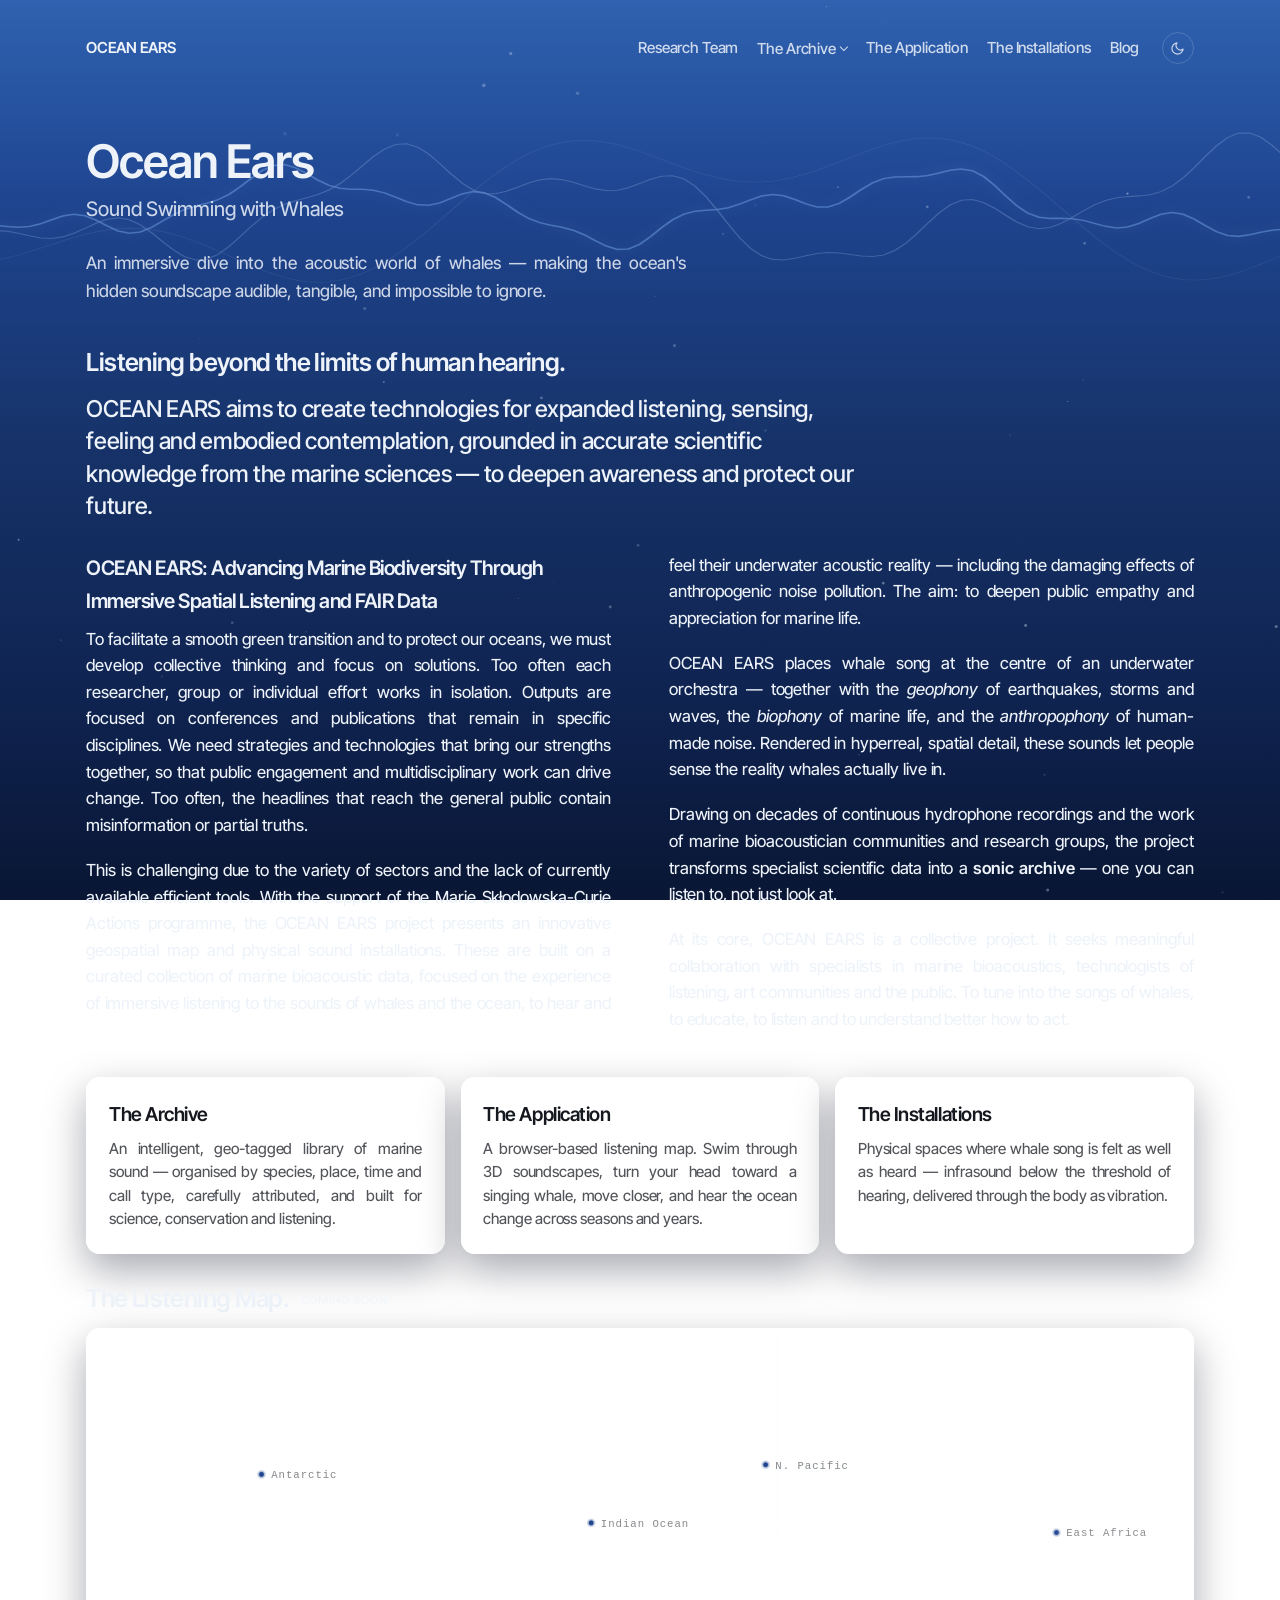
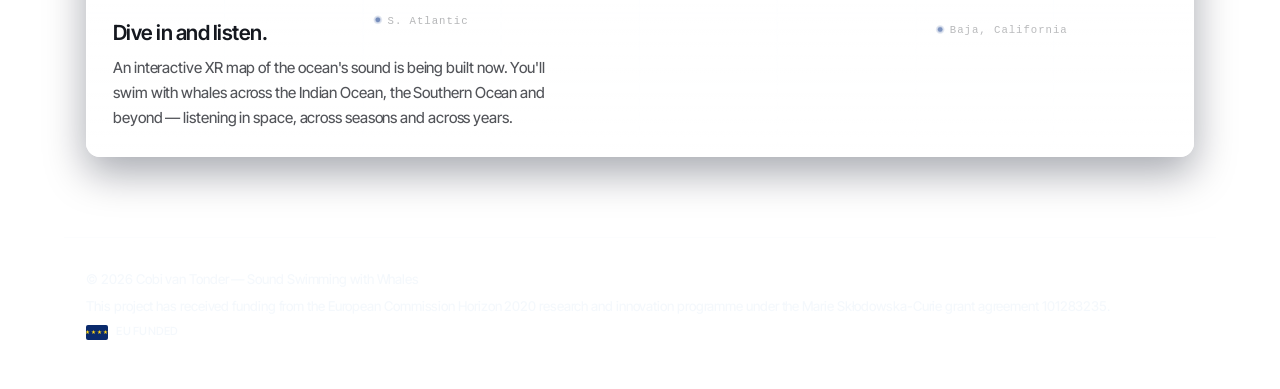
<file: index.html>
<!DOCTYPE html>
<html lang="en">
<head>
<meta charset="UTF-8" />
<script>(function(){try{if(localStorage.getItem("theme")==="ocean")document.documentElement.setAttribute("data-theme","ocean");}catch(e){}})();</script>


<meta name="viewport" content="width=device-width, initial-scale=1.0" />
<title>OCEAN EARS — Sound Swimming with Whales</title>
<meta name="description" content="OCEAN EARS is an immersive listening project that renders the underwater acoustic world of whales in hyperreal spatial detail — making the ocean's hidden soundscape audible, tangible, and impossible to ignore." />
<meta property="og:type" content="website">
<meta property="og:site_name" content="OCEAN EARS">
<meta property="og:title" content="OCEAN EARS — Sound Swimming with Whales">
<meta property="og:description" content="An immersive dive into the acoustic world of whales — making the ocean's hidden soundscape audible, tangible, and impossible to ignore.">
<meta property="og:url" content="https://oceanears.eu/">
<meta property="og:image" content="https://oceanears.eu/assets/share.jpg">
<meta property="og:image:width" content="1200">
<meta property="og:image:height" content="630">
<meta name="twitter:card" content="summary_large_image">
<link rel="preconnect" href="https://fonts.googleapis.com">
<link rel="preconnect" href="https://fonts.gstatic.com" crossorigin>
<link href="https://fonts.googleapis.com/css2?family=Inter+Tight:wght@400;450;500;600;700&display=swap" rel="stylesheet">
<link rel="stylesheet" href="assets/site.css">
</head>
<body class="water">

<canvas id="seafield"></canvas>

<div class="topbar">
  <a class="mark" href="./">OCEAN&nbsp;EARS</a>
  <nav>
    <a href="team/">Research Team</a>
    <div class="menu">
      <button class="menu-btn" type="button" aria-haspopup="true" aria-expanded="false">The Archive<span class="caret" aria-hidden="true"></span></button>
      <div class="sub" hidden>
        <a href="archive/">The Archive</a>
        <a href="archive/whales/">About whales</a>
      </div>
    </div>
    <a href="application/">The Application</a>
    <a href="installations/">The Installations</a>
    <a href="blog/">Blog</a>
    <button class="theme-toggle" type="button" aria-label="Switch between paper and ocean" aria-pressed="false"><svg class="sun" viewBox="0 0 24 24"><circle cx="12" cy="12" r="4"/><path d="M12 2v2M12 20v2M2 12h2M20 12h2M4.9 4.9l1.4 1.4M17.7 17.7l1.4 1.4M4.9 19.1l1.4-1.4M17.7 6.3l1.4-1.4"/></svg><svg class="moon" viewBox="0 0 24 24"><path d="M21 12.8A9 9 0 1 1 11.2 3a7 7 0 0 0 9.8 9.8z"/></svg></button>
  </nav>
</div>

<!-- ============ HERO ============ -->
<header class="hero glass">
  <div class="wavewrap" id="wavewrap" aria-hidden="true">
    <svg viewBox="0 0 1200 340" preserveAspectRatio="none">
      <path class="sng" id="w1" stroke="rgba(142,193,255,.85)" stroke-width="2"
            style="filter:drop-shadow(0 0 8px rgba(142,193,255,.7))"/>
      <path class="sng" id="w2" stroke="rgba(185,216,255,.5)"  stroke-width="1.4"/>
      <path class="sng" id="w3" stroke="rgba(165,190,227,.28)" stroke-width="1"/>
    </svg>
  </div>

  <div class="caustics"></div>

  <div class="wrap hero-inner">
    <h1 class="title">Ocean Ears</h1>
    <div class="subtitle">Sound Swimming with Whales</div>
    <p class="lede">An immersive dive into the acoustic world of whales — making the ocean's hidden soundscape audible, tangible, and impossible to ignore.</p>
  </div>
</header>

<!-- ============ INTRO ============ -->
<section class="block">
  <div class="wrap reveal">
    <div class="glass title">
    <h2>Listening beyond the limits of human hearing.</h2>
    </div>
    <div class="prose">
      <p class="statement">OCEAN EARS aims to create technologies for expanded listening, sensing, feeling and embodied contemplation, grounded in accurate scientific knowledge from the marine sciences &mdash; to deepen awareness and protect our future.</p>
      <h3>OCEAN EARS: Advancing Marine Biodiversity Through Immersive Spatial Listening and FAIR Data</h3>
      <p>To facilitate a smooth green transition and to protect our oceans, we must develop collective thinking and focus on solutions. Too often each researcher, group or individual effort works in isolation. Outputs are focused on conferences and publications that remain in specific disciplines. We need strategies and technologies that bring our strengths together, so that public engagement and multidisciplinary work can drive change. Too often, the headlines that reach the general public contain misinformation or partial truths.</p>
      <p>This is challenging due to the variety of sectors and the lack of currently available efficient tools. With the support of the Marie Sk&#322;odowska-Curie Actions programme, the OCEAN EARS project presents an innovative geospatial map and physical sound installations. These are built on a curated collection of marine bioacoustic data, focused on the experience of immersive listening to the sounds of whales and the ocean, to hear and feel their underwater acoustic reality &mdash; including the damaging effects of anthropogenic noise pollution. The aim: to deepen public empathy and appreciation for marine life.</p>
      <p>OCEAN EARS places whale song at the centre of an underwater orchestra — together with the <em>geophony</em> of earthquakes, storms and waves, the <em>biophony</em> of marine life, and the <em>anthropophony</em> of human-made noise. Rendered in hyperreal, spatial detail, these sounds let people sense the reality whales actually live in.</p>
      <p>Drawing on decades of continuous hydrophone recordings and the work of marine bioacoustician communities and research groups, the project transforms specialist scientific data into a <strong>sonic archive</strong> — one you can listen to, not just look at.</p>
      <p>At its core, OCEAN EARS is a collective project. It seeks meaningful collaboration with specialists in marine bioacoustics, technologists of listening, art communities and the public. To tune into the songs of whales, to educate, to listen and to understand better how to act.</p>
    </div>
  </div>
</section>

<!-- ============ THE THREE FACETS ============ -->
<section class="block">
  <div class="wrap reveal">
    <div class="facets">
      <a class="facet glass" href="archive/">
        <h3>The Archive</h3>
        <p>An intelligent, geo-tagged library of marine sound &mdash; organised by species, place, time and call type, carefully attributed, and built for science, conservation and listening.</p>
      </a>
      <a class="facet glass" href="application/">
        <h3>The Application</h3>
        <p>A browser-based listening map. Swim through 3D soundscapes, turn your head toward a singing whale, move closer, and hear the ocean change across seasons and years.</p>
      </a>
      <a class="facet glass" href="installations/">
        <h3>The Installations</h3>
        <p>Physical spaces where whale song is felt as well as heard &mdash; infrasound below the threshold of hearing, delivered through the body as vibration.</p>
      </a>
    </div>
  </div>
</section>

<!-- ============ LISTENING MAP TEASER ============ -->
<section class="map-block">
  <div class="wrap reveal">
    <div class="glass title">
    <h2>The Listening Map. <span class="soon-inline">coming soon</span></h2>
    </div>
    <div class="map-card">
      <svg class="grid-svg" viewBox="0 0 1140 440" preserveAspectRatio="xMidYMid slice" aria-hidden="true">
        <defs>
          <radialGradient id="ping" cx="50%" cy="50%" r="50%">
            <stop offset="0%" style="stop-color:var(--glow-2)" stop-opacity=".9"/>
            <stop offset="100%" style="stop-color:var(--glow-2)" stop-opacity="0"/>
          </radialGradient>
        </defs>
        <g stroke="var(--grid-line)" stroke-width="1">
          <line x1="0" y1="73" x2="1140" y2="73"/><line x1="0" y1="146" x2="1140" y2="146"/>
          <line x1="0" y1="220" x2="1140" y2="220"/><line x1="0" y1="293" x2="1140" y2="293"/>
          <line x1="0" y1="366" x2="1140" y2="366"/>
          <line x1="142" y1="0" x2="142" y2="440"/><line x1="285" y1="0" x2="285" y2="440"/>
          <line x1="427" y1="0" x2="427" y2="440"/><line x1="570" y1="0" x2="570" y2="440"/>
          <line x1="712" y1="0" x2="712" y2="440"/><line x1="855" y1="0" x2="855" y2="440"/>
          <line x1="997" y1="0" x2="997" y2="440"/>
        </g>
        <g id="stations"></g>
      </svg>
      <div class="map-overlay">
        <h3>Dive in and listen.</h3>
        <p>An interactive XR map of the ocean's sound is being built now. You'll swim with whales across the Indian Ocean, the Southern Ocean and beyond — listening in space, across seasons and across years.</p>
      </div>
    </div>
  </div>
</section>


<!-- ============ FOOTER ============ -->
<footer>
  <div class="copyright">&copy; 2026 Cobi van Tonder &mdash; Sound Swimming with Whales</div>
  <div class="funding">This project has received funding from the European Commission Horizon 2020 research and innovation programme under the Marie Sk&#322;odowska-Curie grant agreement 101283235.</div>
  <div class="footflag"><span class="eu"></span> EU&nbsp;FUNDED</div>
</footer>

<script src="assets/site.js"></script>
<script src="assets/hero.js"></script>
</body>
</html>
</file>
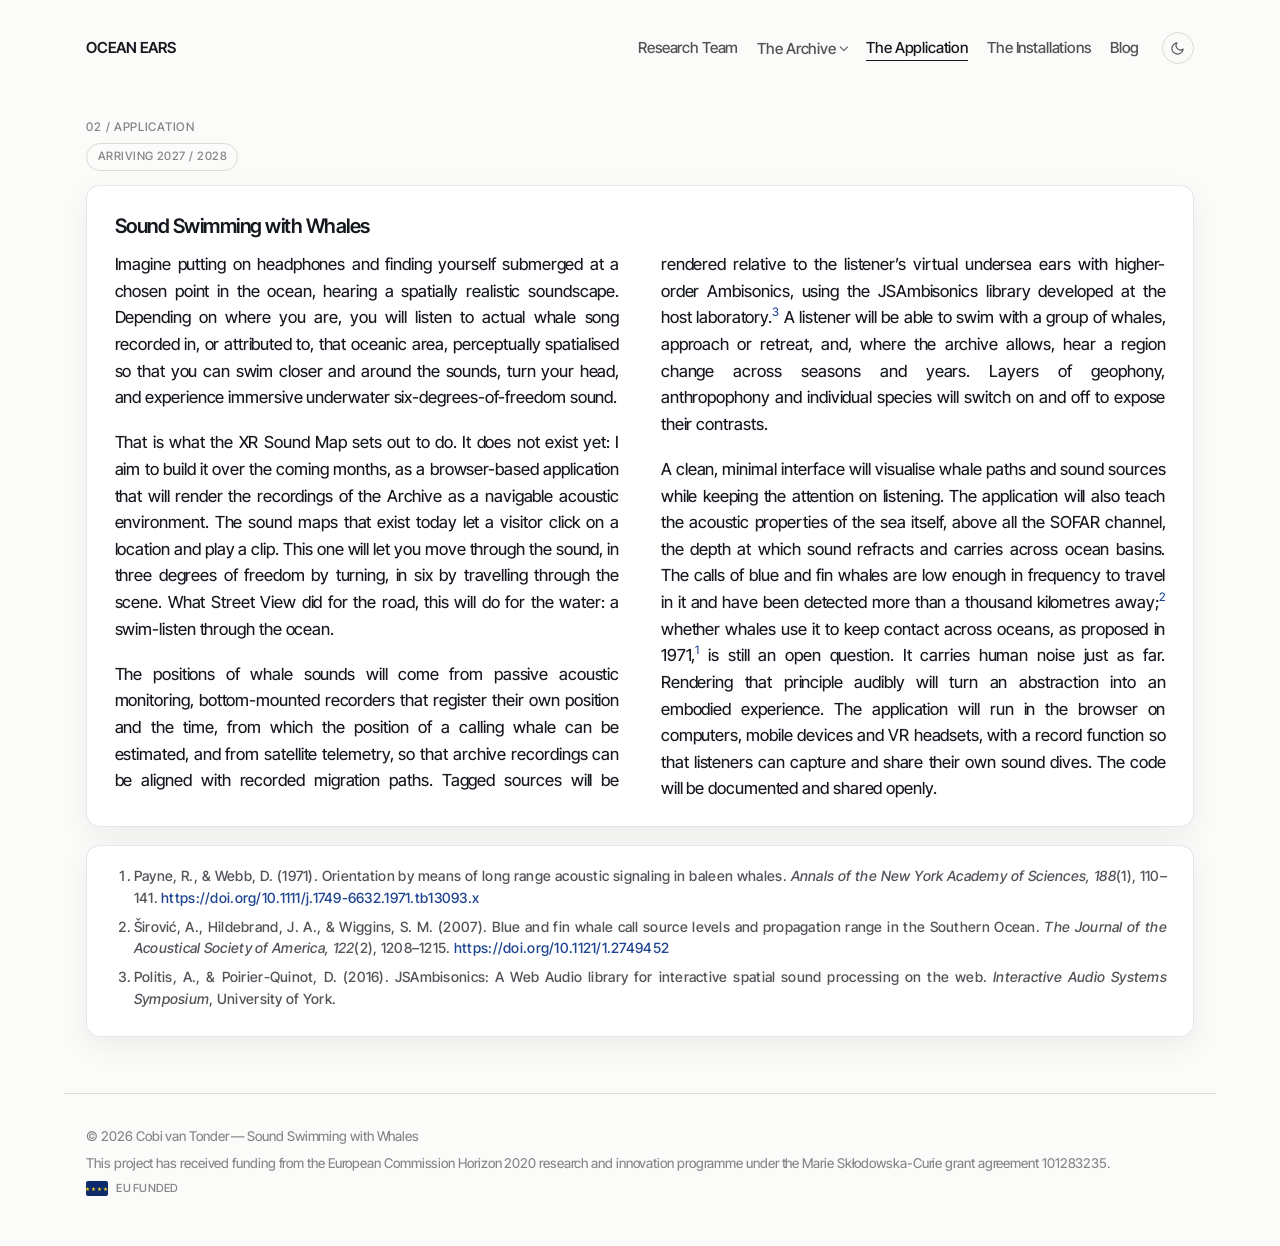
<file: application/index.html>
<!DOCTYPE html>
<html lang="en">
<head>
<meta charset="UTF-8" />
<script>(function(){try{if(localStorage.getItem("theme")==="ocean")document.documentElement.setAttribute("data-theme","ocean");}catch(e){}})();</script>


<meta name="viewport" content="width=device-width, initial-scale=1.0" />
<title>The Application — OCEAN EARS</title>
<meta name="description" content="OCEAN EARS is an immersive listening project that renders the underwater acoustic world of whales in hyperreal spatial detail — making the ocean's hidden soundscape audible, tangible, and worth protecting." />
<link rel="preconnect" href="https://fonts.googleapis.com">
<link rel="preconnect" href="https://fonts.gstatic.com" crossorigin>
<link href="https://fonts.googleapis.com/css2?family=Inter+Tight:wght@400;450;500;600;700&display=swap" rel="stylesheet">
<link rel="stylesheet" href="../assets/site.css">
</head>
<body>

<canvas id="seafield"></canvas>

<div class="topbar">
  <a class="mark" href="../">OCEAN&nbsp;EARS</a>
  <nav>
    <a href="../team/">Research Team</a>
    <div class="menu">
      <button class="menu-btn" type="button" aria-haspopup="true" aria-expanded="false">The Archive<span class="caret" aria-hidden="true"></span></button>
      <div class="sub" hidden>
        <a href="../archive/">The Archive</a>
        <a href="../archive/whales/">About whales</a>
      </div>
    </div>
    <a href="../application/" aria-current="page">The Application</a>
    <a href="../installations/">The Installations</a>
    <a href="../blog/">Blog</a>
    <button class="theme-toggle" type="button" aria-label="Switch between paper and ocean" aria-pressed="false"><svg class="sun" viewBox="0 0 24 24"><circle cx="12" cy="12" r="4"/><path d="M12 2v2M12 20v2M2 12h2M20 12h2M4.9 4.9l1.4 1.4M17.7 17.7l1.4 1.4M4.9 19.1l1.4-1.4M17.7 6.3l1.4-1.4"/></svg><svg class="moon" viewBox="0 0 24 24"><path d="M21 12.8A9 9 0 1 1 11.2 3a7 7 0 0 0 9.8 9.8z"/></svg></button>
  </nav>
</div>

<!-- ============ THE APPLICATION ============ -->
<section class="pillar first" id="application">
  <div class="wrap reveal">
    <div class="glass title">
    <div class="n">02 / Application</div>
    <span class="soon">Arriving 2027 / 2028</span>
    </div>
    <div class="prose">
      <h3>Sound Swimming with Whales</h3>
      <p>Imagine putting on headphones and finding yourself submerged at a chosen point in the ocean, hearing a spatially realistic soundscape. Depending on where you are, you will listen to actual whale song recorded in, or attributed to, that oceanic area, perceptually spatialised so that you can swim closer and around the sounds, turn your head, and experience immersive underwater six-degrees-of-freedom sound.</p>
      <p>That is what the XR Sound Map sets out to do. It does not exist yet: I aim to build it over the coming months, as a browser-based application that will render the recordings of the Archive as a navigable acoustic environment. The sound maps that exist today let a visitor click on a location and play a clip. This one will let you move through the sound, in three degrees of freedom by turning, in six by travelling through the scene. What Street View did for the road, this will do for the water: a swim-listen through the ocean.</p>
      <p>The positions of whale sounds will come from passive acoustic monitoring, bottom-mounted recorders that register their own position and the time, from which the position of a calling whale can be estimated, and from satellite telemetry, so that archive recordings can be aligned with recorded migration paths. Tagged sources will be rendered relative to the listener&rsquo;s virtual undersea ears with higher-order Ambisonics, using the JSAmbisonics library developed at the host laboratory.<sup>3</sup> A listener will be able to swim with a group of whales, approach or retreat, and, where the archive allows, hear a region change across seasons and years. Layers of geophony, anthropophony and individual species will switch on and off to expose their contrasts.</p>
      <p>A clean, minimal interface will visualise whale paths and sound sources while keeping the attention on listening. The application will also teach the acoustic properties of the sea itself, above all the SOFAR channel, the depth at which sound refracts and carries across ocean basins. The calls of blue and fin whales are low enough in frequency to travel in it and have been detected more than a thousand kilometres away;<sup>2</sup> whether whales use it to keep contact across oceans, as proposed in 1971,<sup>1</sup> is still an open question. It carries human noise just as far. Rendering that principle audibly will turn an abstraction into an embodied experience. The application will run in the browser on computers, mobile devices and VR headsets, with a record function so that listeners can capture and share their own sound dives. The code will be documented and shared openly.</p>
    </div>
    <div class="refs-block">
      <ol class="refs">
        <li>Payne, R., &amp; Webb, D. (1971). Orientation by means of long range acoustic signaling in baleen whales. <em>Annals of the New York Academy of Sciences, 188</em>(1), 110–141. <a href="https://doi.org/10.1111/j.1749-6632.1971.tb13093.x" target="_blank" rel="noopener">https://doi.org/10.1111/j.1749-6632.1971.tb13093.x</a></li>
        <li>Širović, A., Hildebrand, J. A., &amp; Wiggins, S. M. (2007). Blue and fin whale call source levels and propagation range in the Southern Ocean. <em>The Journal of the Acoustical Society of America, 122</em>(2), 1208–1215. <a href="https://doi.org/10.1121/1.2749452" target="_blank" rel="noopener">https://doi.org/10.1121/1.2749452</a></li>
        <li>Politis, A., &amp; Poirier-Quinot, D. (2016). JSAmbisonics: A Web Audio library for interactive spatial sound processing on the web. <em>Interactive Audio Systems Symposium</em>, University of York.</li>
      </ol>
    </div>
  </div>
</section>


<!-- ============ FOOTER ============ -->
<footer>
  <div class="copyright">&copy; 2026 Cobi van Tonder &mdash; Sound Swimming with Whales</div>
  <div class="funding">This project has received funding from the European Commission Horizon 2020 research and innovation programme under the Marie Sk&#322;odowska-Curie grant agreement 101283235.</div>
  <div class="footflag"><span class="eu"></span> EU&nbsp;FUNDED</div>
</footer>

<script src="../assets/site.js"></script>
</body>
</html>
</file>
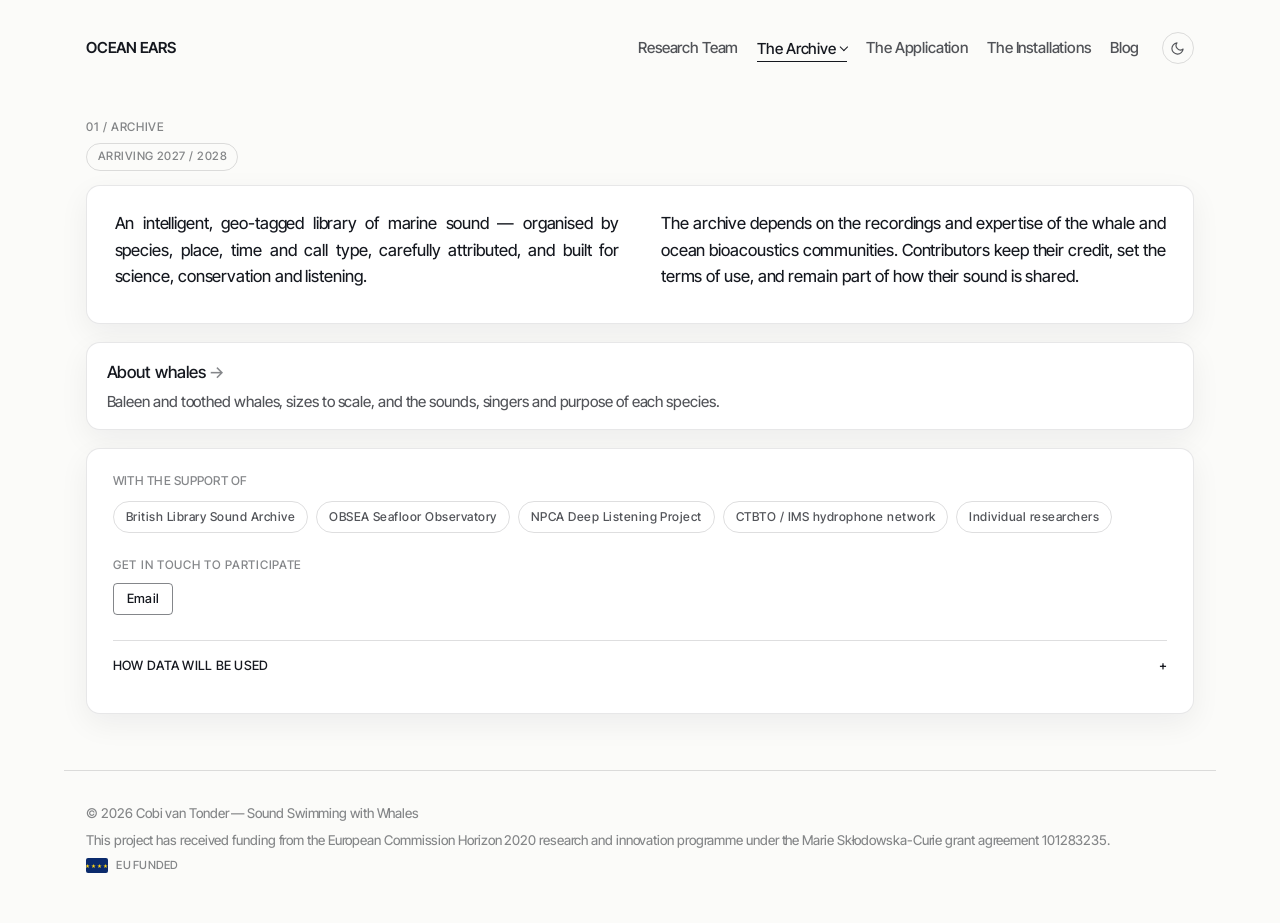
<file: archive/index.html>
<!DOCTYPE html>
<html lang="en">
<head>
<meta charset="UTF-8" />
<script>(function(){try{if(localStorage.getItem("theme")==="ocean")document.documentElement.setAttribute("data-theme","ocean");}catch(e){}})();</script>


<meta name="viewport" content="width=device-width, initial-scale=1.0" />
<title>The Archive — OCEAN EARS</title>
<meta name="description" content="OCEAN EARS is an immersive listening project that renders the underwater acoustic world of whales in hyperreal spatial detail — making the ocean's hidden soundscape audible, tangible, and worth protecting." />
<link rel="preconnect" href="https://fonts.googleapis.com">
<link rel="preconnect" href="https://fonts.gstatic.com" crossorigin>
<link href="https://fonts.googleapis.com/css2?family=Inter+Tight:wght@400;450;500;600;700&display=swap" rel="stylesheet">
<link rel="stylesheet" href="../assets/site.css">
</head>
<body>

<canvas id="seafield"></canvas>

<div class="topbar">
  <a class="mark" href="../">OCEAN&nbsp;EARS</a>
  <nav>
    <a href="../team/">Research Team</a>
    <div class="menu">
      <button class="menu-btn" type="button" aria-haspopup="true" aria-expanded="false" aria-current="page">The Archive<span class="caret" aria-hidden="true"></span></button>
      <div class="sub" hidden>
        <a href="../archive/" aria-current="page">The Archive</a>
        <a href="../archive/whales/">About whales</a>
      </div>
    </div>
    <a href="../application/">The Application</a>
    <a href="../installations/">The Installations</a>
    <a href="../blog/">Blog</a>
    <button class="theme-toggle" type="button" aria-label="Switch between paper and ocean" aria-pressed="false"><svg class="sun" viewBox="0 0 24 24"><circle cx="12" cy="12" r="4"/><path d="M12 2v2M12 20v2M2 12h2M20 12h2M4.9 4.9l1.4 1.4M17.7 17.7l1.4 1.4M4.9 19.1l1.4-1.4M17.7 6.3l1.4-1.4"/></svg><svg class="moon" viewBox="0 0 24 24"><path d="M21 12.8A9 9 0 1 1 11.2 3a7 7 0 0 0 9.8 9.8z"/></svg></button>
  </nav>
</div>

<!-- ============ THE ARCHIVE ============ -->
<section class="pillar first" id="archive">
  <div class="wrap reveal">
    <div class="glass title">
    <div class="n">01 / Archive</div>
    <span class="soon">Arriving 2027 / 2028</span>
    </div>
    <div class="prose">
      <p>An intelligent, geo-tagged library of marine sound — organised by species, place, time and call type, carefully attributed, and built for science, conservation and listening.</p>
      <p>The archive depends on the recordings and expertise of the whale and ocean bioacoustics communities. Contributors keep their credit, set the terms of use, and remain part of how their sound is shared.</p>
    </div>

    <a class="subpage" href="whales/">
      <span class="h">About whales</span>
      <span class="sub">Baleen and toothed whales, sizes to scale, and the sounds, singers and purpose of each species.</span>
    </a>
    <div class="glass extras">
    <div class="credit">
      <div class="h">With the support of</div>
      <div class="chips">
        <span class="chip">British Library Sound Archive</span>
        <span class="chip">OBSEA Seafloor Observatory</span>
        <span class="chip">NPCA Deep Listening Project</span>
        <span class="chip">CTBTO / IMS hydrophone network</span>
        <span class="chip">Individual researchers</span>
      </div>
    </div>

    <div class="contact-block">
      <div class="h">Get in touch to participate</div>
      <div class="row">
        <button class="reveal-btn" type="button" data-u="cobi.van-tonder" data-d="sorbonne-universite.fr">Email</button>
        <span class="addr" hidden></span>
        <button class="copy-btn" type="button" hidden>Copy</button>
        <a class="mail-link" href="#" hidden data-subject="OCEAN EARS — participate">open in your mail app</a>
      </div>
    </div>

    <details class="accordion">
      <summary>How data will be used <span class="plus">+</span></summary>
      <div class="body">
        <p>Contributions are governed by a memorandum of understanding, tailored to each contributor's conditions. The commitments below are the project's standing principles; specific scope, attribution format and any embargo are agreed with each contributor before any data changes hands.</p>
        <p><strong>Attribution is permanent and machine-safe.</strong> The person or body who made a recording is credited at every stage. Credit is bound to the audio through file-naming conventions and embedded metadata, and is preserved through machine processing &mdash; automated sorting, classification and machine-learning steps operate on stems that retain their provenance, so a recording can always be traced back to its source.</p>
        <p><strong>Originals are never altered.</strong> Each contributed master is checksummed on receipt and kept unmodified. All segmentation, enhancement and analysis is performed on derivative copies; the original remains intact and retrievable.</p>
        <p><strong>Every edit is declared.</strong> Each sound carries a complete metadata record &mdash; including latitude and longitude, recording equipment, the recordist and their purpose, and species. Any post-production or audio-repair applied by the project is logged in that record, so an edited file is never mistaken for a raw one and the scientific chain of custody stays transparent.</p>
        <p><strong>Not-for-profit, defined use.</strong> Recordings are used for research, conservation and listening &mdash; never sold or licensed for commercial profit. Contributors set the terms of access, may set embargoes until their own work is published, and retain the right to correct attribution.</p>
        <p>Detailed terms and MoU templates will be published here.</p>
      </div>
    </details>
    </div>
  </div>
</section>


<!-- ============ FOOTER ============ -->
<footer>
  <div class="copyright">&copy; 2026 Cobi van Tonder &mdash; Sound Swimming with Whales</div>
  <div class="funding">This project has received funding from the European Commission Horizon 2020 research and innovation programme under the Marie Sk&#322;odowska-Curie grant agreement 101283235.</div>
  <div class="footflag"><span class="eu"></span> EU&nbsp;FUNDED</div>
</footer>

<script src="../assets/site.js"></script>
</body>
</html>
</file>
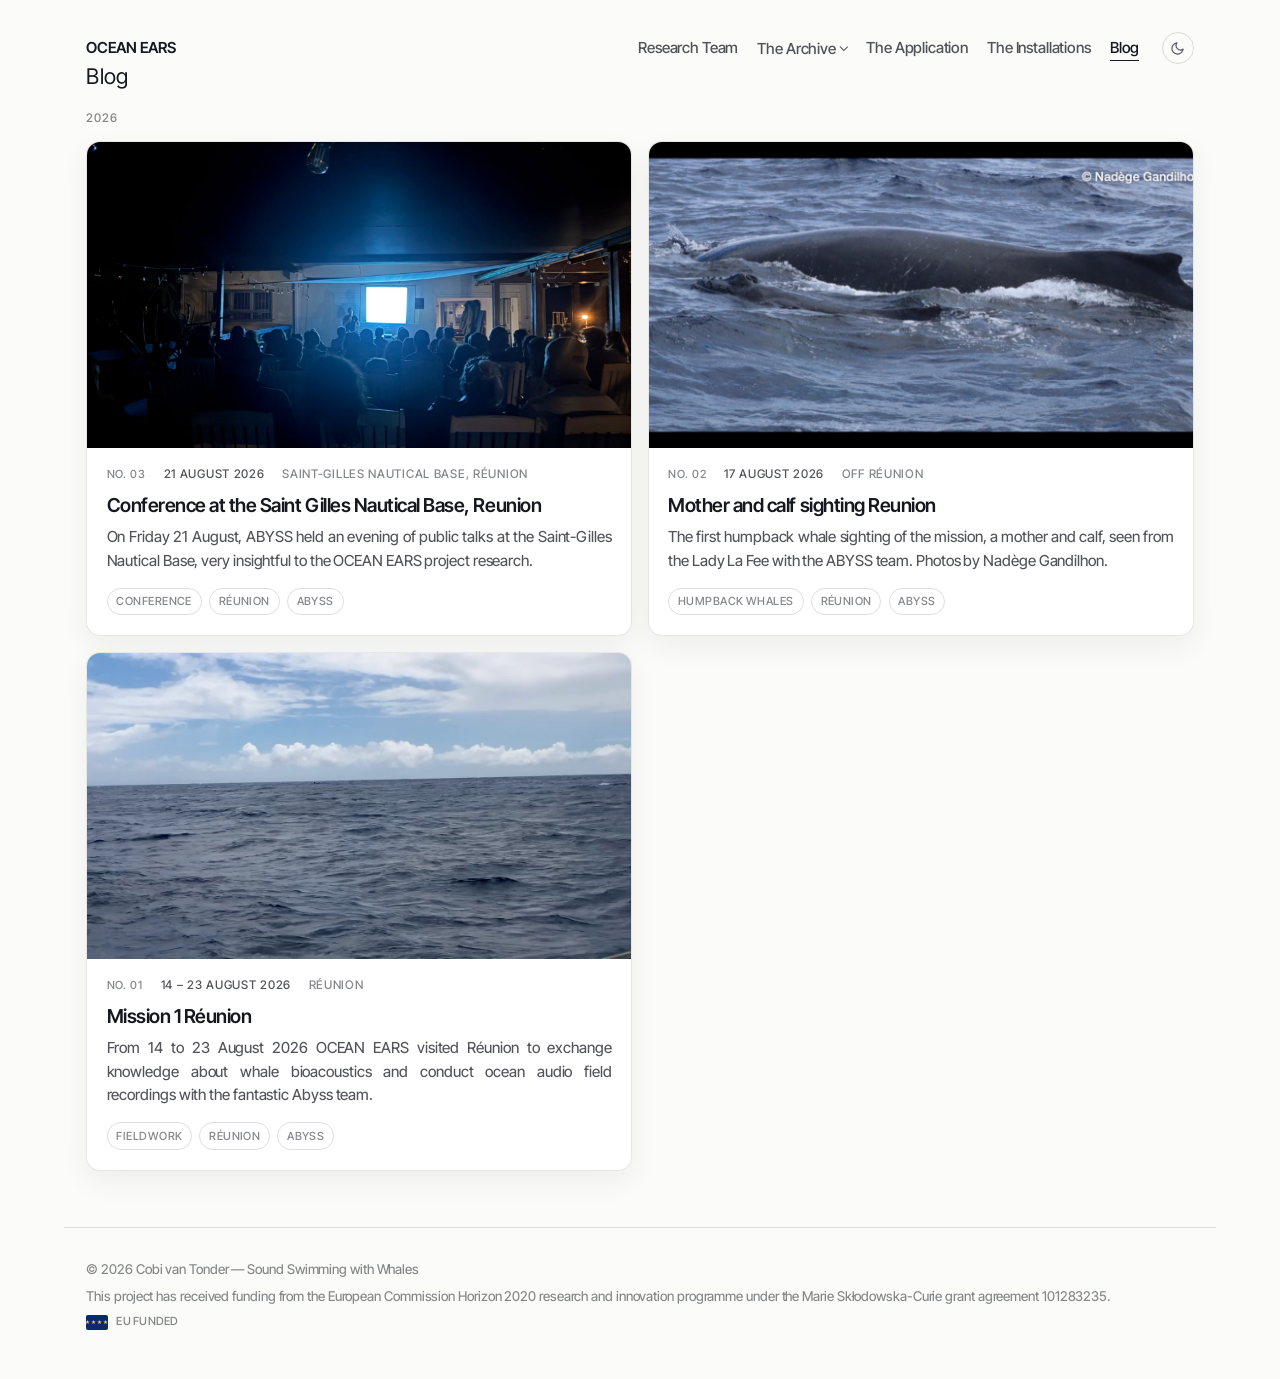
<file: blog/index.html>
<!DOCTYPE html>
<html lang="en">
<head>
<meta charset="UTF-8" />
<script>(function(){try{if(localStorage.getItem("theme")==="ocean")document.documentElement.setAttribute("data-theme","ocean");}catch(e){}})();</script>


<meta name="viewport" content="width=device-width, initial-scale=1.0" />
<title>Blog — OCEAN EARS</title>
<meta name="description" content="OCEAN EARS fieldwork, outreach and community news: notes, photographs and video from the project." />
<!-- Share preview tags (LinkedIn, Facebook, WhatsApp, iMessage, Slack) -->
<meta property="og:type" content="website">
<meta property="og:site_name" content="OCEAN EARS">
<meta property="og:title" content="Blog">
<meta property="og:description" content="OCEAN EARS fieldwork, outreach and community news: notes, photographs and video from the project.">
<meta property="og:url" content="https://oceanears.eu/blog/">
<meta property="og:image" content="https://oceanears.eu/assets/share.jpg">
<meta property="og:image:width" content="1200">
<meta property="og:image:height" content="630">
<meta property="og:image:width" content="1200">
<meta property="og:image:height" content="630">
<meta name="twitter:card" content="summary_large_image">
<meta name="twitter:title" content="Blog">
<meta name="twitter:description" content="OCEAN EARS fieldwork, outreach and community news: notes, photographs and video from the project.">
<meta name="twitter:image" content="https://oceanears.eu/blog/2026-08-14-reunion/media/cover.jpg">
<link rel="preconnect" href="https://fonts.googleapis.com"><link rel="preconnect" href="https://fonts.gstatic.com" crossorigin><link href="https://fonts.googleapis.com/css2?family=Inter+Tight:wght@400;450;500;600;700&display=swap" rel="stylesheet">
<link rel="stylesheet" href="../assets/site.css"><link rel="stylesheet" href="../blog/blog.css">
</head>
<body>
<canvas id="seafield"></canvas>

<div class="topbar">
  <a class="mark" href="../">OCEAN&nbsp;EARS</a>
  <nav>
    <a href="../team/">Research Team</a>
    <div class="menu">
      <button class="menu-btn" type="button" aria-haspopup="true" aria-expanded="false">The Archive<span class="caret" aria-hidden="true"></span></button>
      <div class="sub" hidden>
        <a href="../archive/">The Archive</a>
        <a href="../archive/whales/">About whales</a>
      </div>
    </div>
    <a href="../application/">The Application</a>
    <a href="../installations/">The Installations</a>
    <a href="../blog/" aria-current="page">Blog</a>
    <button class="theme-toggle" type="button" aria-label="Switch between paper and ocean" aria-pressed="false"><svg class="sun" viewBox="0 0 24 24"><circle cx="12" cy="12" r="4"/><path d="M12 2v2M12 20v2M2 12h2M20 12h2M4.9 4.9l1.4 1.4M17.7 17.7l1.4 1.4M4.9 19.1l1.4-1.4M17.7 6.3l1.4-1.4"/></svg><svg class="moon" viewBox="0 0 24 24"><path d="M21 12.8A9 9 0 1 1 11.2 3a7 7 0 0 0 9.8 9.8z"/></svg></button>
  </nav>
</div>

<main class="wrap">
  <header class="jhead glass title">
    <h1 class="small">Blog</h1>
  </header>

  <div class="year">2026</div>

  <div class="cards">
    <a class="card reveal" href="2026-08-21-conference-bno-saint-gilles/">
      <img src="2026-08-21-conference-bno-saint-gilles/media/photo-01.jpg" alt="">
      <div class="body">
        <div class="meta"><span class="no">No. 03</span><time datetime="2026-08-21">21 August 2026</time><span>Saint-Gilles Nautical Base, Réunion</span></div>
        <h2>Conference at the Saint Gilles Nautical Base, Reunion</h2>
        <p>On Friday 21 August, ABYSS held an evening of public talks at the Saint-Gilles Nautical Base, very insightful to the OCEAN EARS project research.</p>
        <div class="tags"><span class="tag">Conference</span><span class="tag">Réunion</span><span class="tag">Abyss</span></div>
        <div class="more">Read &rarr;</div>
      </div>
    </a>
    <a class="card reveal" href="2026-08-17-mother-and-calf-sighting-reunion/">
      <img src="2026-08-17-mother-and-calf-sighting-reunion/media/cover.jpg" alt="">
      <div class="body">
        <div class="meta"><span class="no">No. 02</span><time datetime="2026-08-17">17 August 2026</time><span>Off Réunion</span></div>
        <h2>Mother and calf sighting Reunion</h2>
        <p>The first humpback whale sighting of the mission, a mother and calf, seen from the Lady La Fee with the ABYSS team. Photos by Nadège Gandilhon.</p>
        <div class="tags"><span class="tag">Humpback whales</span><span class="tag">Réunion</span><span class="tag">Abyss</span></div>
        <div class="more">Read &rarr;</div>
      </div>
    </a>
    <a class="card reveal" href="2026-08-14-reunion/">
      <video class="card-video" autoplay muted loop playsinline preload="metadata" poster="2026-08-14-reunion/media/clip-01-poster.jpg" src="2026-08-14-reunion/media/clip-01-loop.mp4" aria-hidden="true"></video>
      <div class="body">
        <div class="meta"><span class="no">No. 01</span><time datetime="2026-08-14">14 &ndash; 23 August 2026</time><span>Réunion</span></div>
        <h2>Mission 1 Réunion</h2>
        <p>From 14 to 23 August 2026 OCEAN EARS visited Réunion to exchange knowledge about whale bioacoustics and conduct ocean audio field recordings with the fantastic Abyss team.</p>
        <div class="tags"><span class="tag">Fieldwork</span><span class="tag">Réunion</span><span class="tag">Abyss</span></div>
        <div class="more">Read &rarr;</div>
      </div>
    </a>
  </div>
</main>

<footer>
  <div class="copyright">&copy; 2026 Cobi van Tonder &mdash; Sound Swimming with Whales</div>
  <div class="funding">This project has received funding from the European Commission Horizon 2020 research and innovation programme under the Marie Sk&#322;odowska-Curie grant agreement 101283235.</div>
  <div class="footflag"><span class="eu"></span> EU&nbsp;FUNDED</div>
</footer>
<script src="../assets/site.js"></script>
<script src="blog.js"></script>
</body>
</html>
</file>
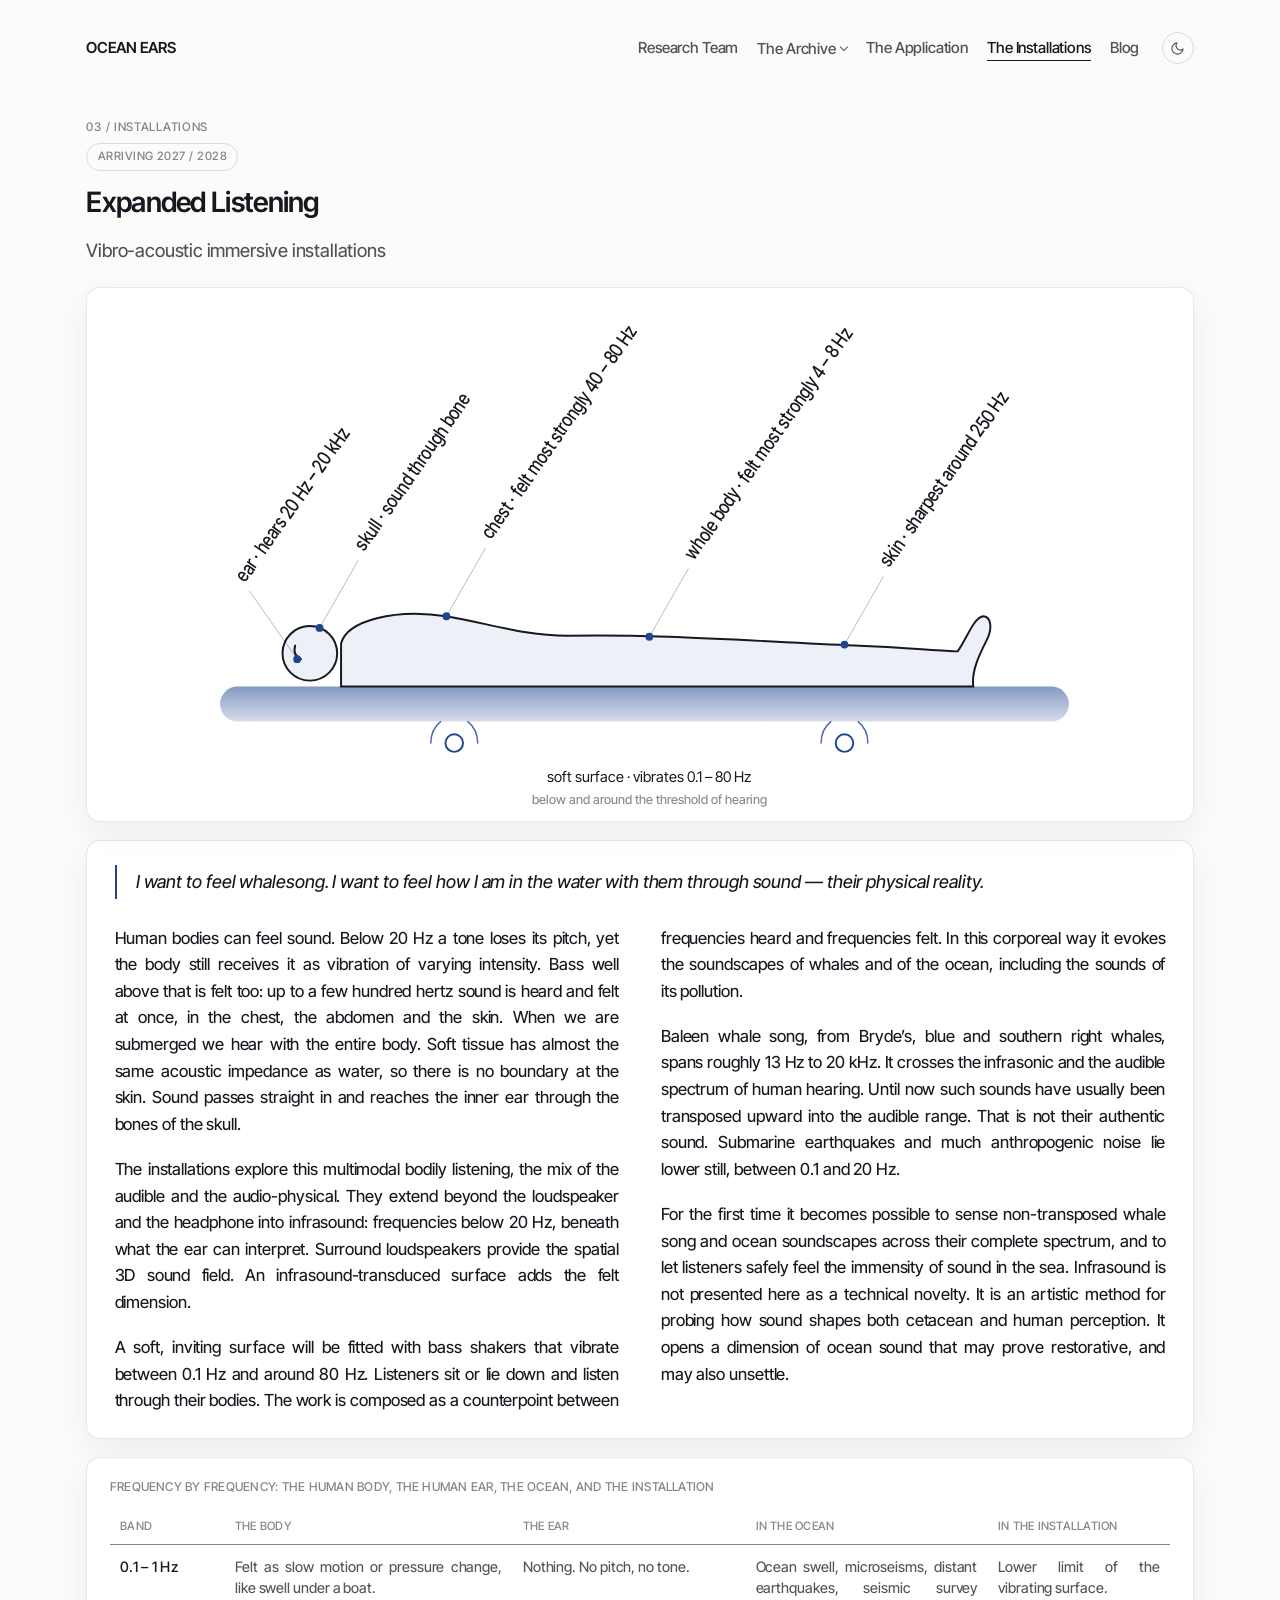
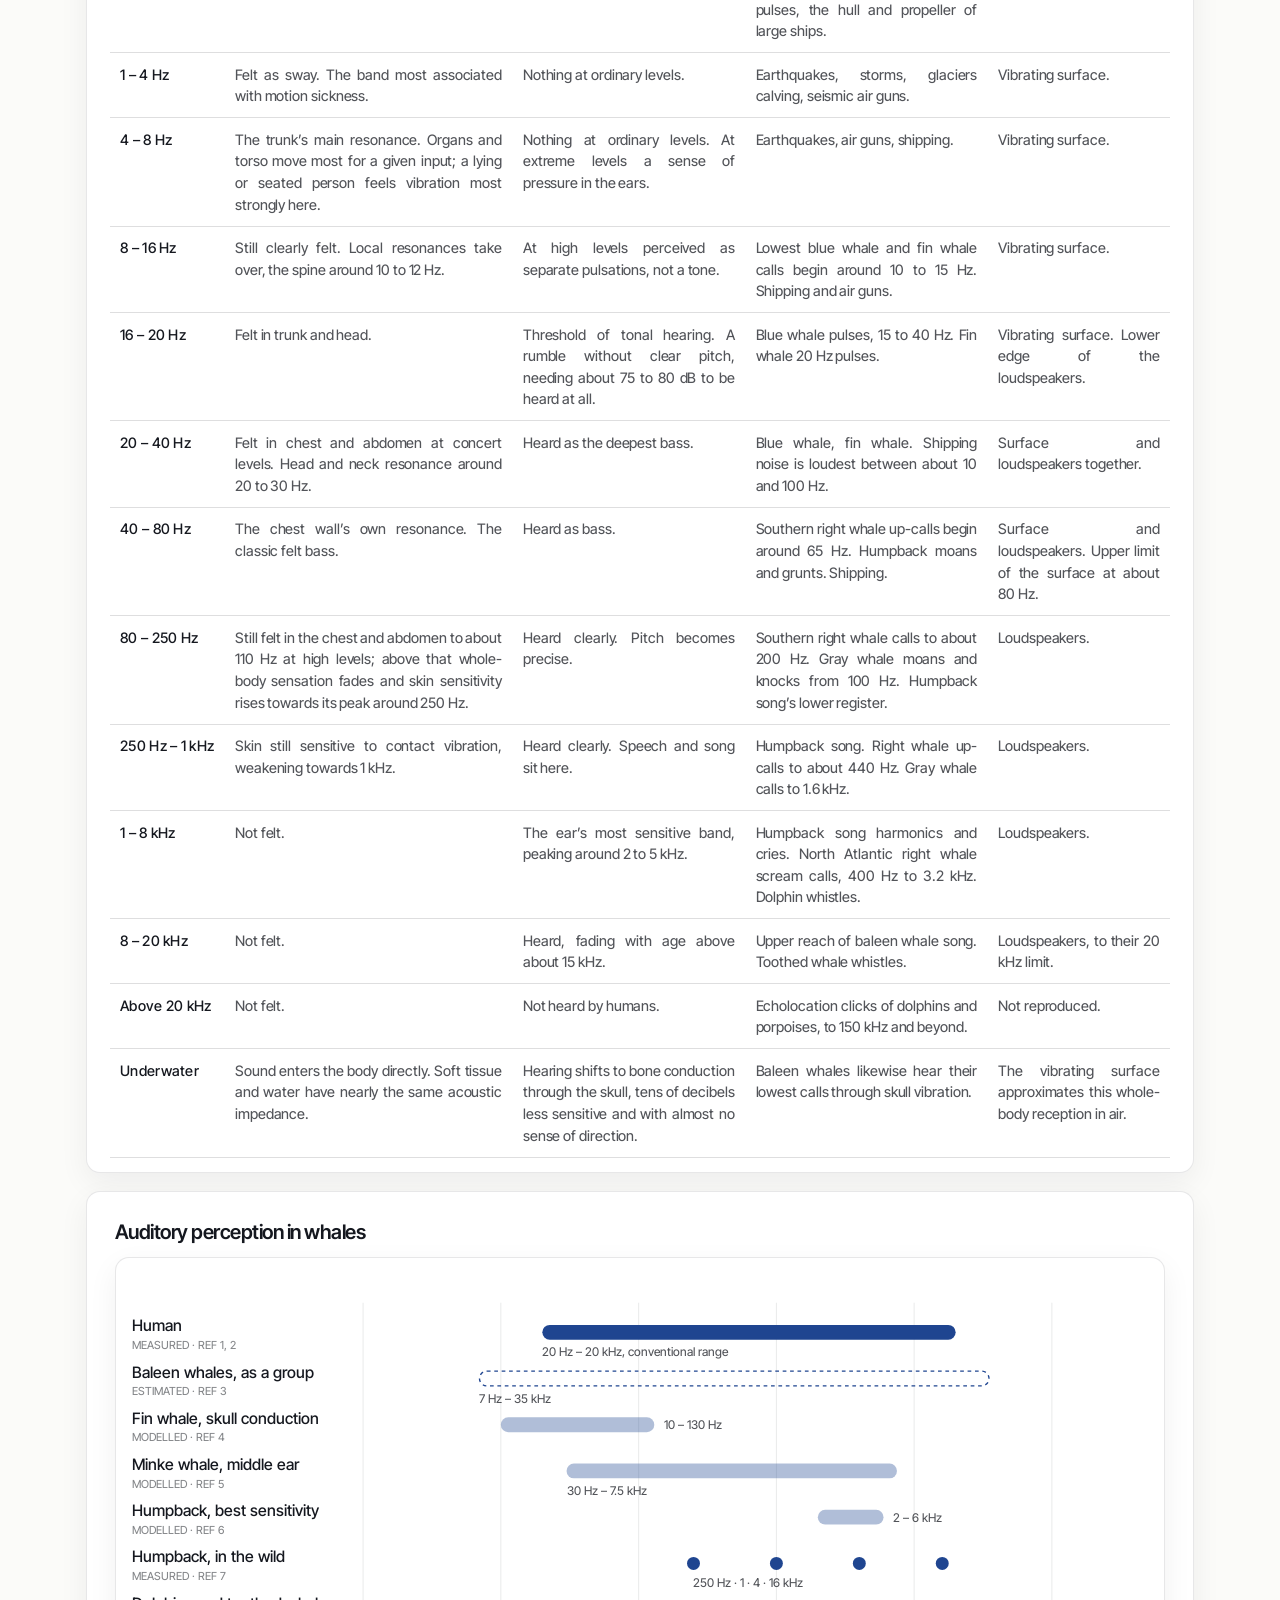
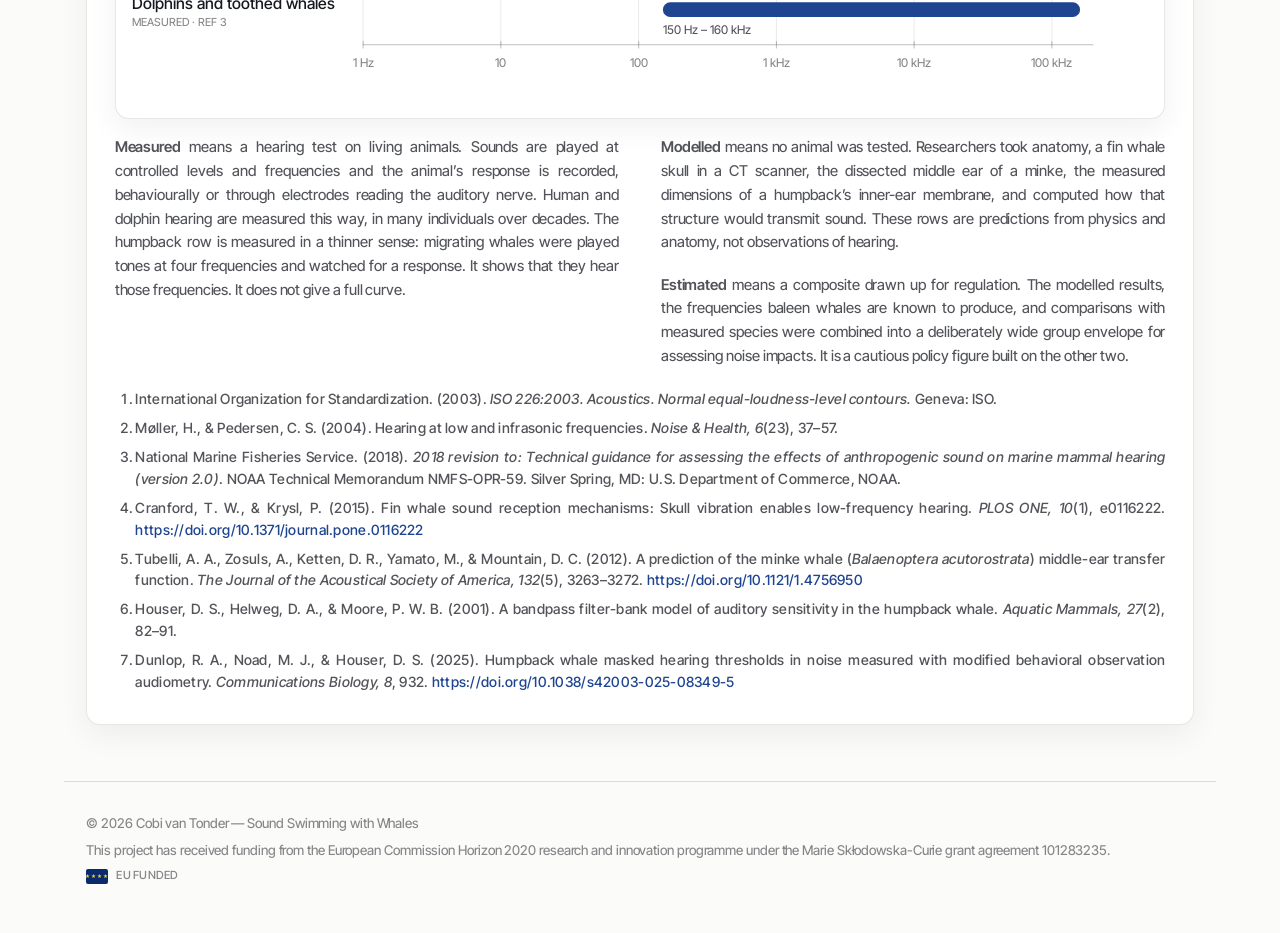
<file: installations/index.html>
<!DOCTYPE html>
<html lang="en">
<head>
<meta charset="UTF-8" />
<script>(function(){try{if(localStorage.getItem("theme")==="ocean")document.documentElement.setAttribute("data-theme","ocean");}catch(e){}})();</script>


<meta name="viewport" content="width=device-width, initial-scale=1.0" />
<title>Expanded Listening — OCEAN EARS</title>
<meta name="description" content="OCEAN EARS is an immersive listening project that renders the underwater acoustic world of whales in hyperreal spatial detail — making the ocean's hidden soundscape audible, tangible, and worth protecting." />
<link rel="preconnect" href="https://fonts.googleapis.com">
<link rel="preconnect" href="https://fonts.gstatic.com" crossorigin>
<link href="https://fonts.googleapis.com/css2?family=Inter+Tight:wght@400;450;500;600;700&display=swap" rel="stylesheet">
<link rel="stylesheet" href="../assets/site.css">
</head>
<body>

<canvas id="seafield"></canvas>

<div class="topbar">
  <a class="mark" href="../">OCEAN&nbsp;EARS</a>
  <nav>
    <a href="../team/">Research Team</a>
    <div class="menu">
      <button class="menu-btn" type="button" aria-haspopup="true" aria-expanded="false">The Archive<span class="caret" aria-hidden="true"></span></button>
      <div class="sub" hidden>
        <a href="../archive/">The Archive</a>
        <a href="../archive/whales/">About whales</a>
      </div>
    </div>
    <a href="../application/">The Application</a>
    <a href="../installations/" aria-current="page">The Installations</a>
    <a href="../blog/">Blog</a>
    <button class="theme-toggle" type="button" aria-label="Switch between paper and ocean" aria-pressed="false"><svg class="sun" viewBox="0 0 24 24"><circle cx="12" cy="12" r="4"/><path d="M12 2v2M12 20v2M2 12h2M20 12h2M4.9 4.9l1.4 1.4M17.7 17.7l1.4 1.4M4.9 19.1l1.4-1.4M17.7 6.3l1.4-1.4"/></svg><svg class="moon" viewBox="0 0 24 24"><path d="M21 12.8A9 9 0 1 1 11.2 3a7 7 0 0 0 9.8 9.8z"/></svg></button>
  </nav>
</div>

<!-- ============ THE INSTALLATIONS ============ -->
<section class="pillar first" id="installations">
  <div class="wrap reveal">
    <div class="glass title">
    <div class="n">03 / Installations</div>
    <span class="soon">Arriving 2027 / 2028</span>
    <h2>Expanded Listening</h2>
    <p class="subtitle">Vibro-acoustic immersive installations</p>
    </div>
    <figure class="infogram-wrap glass">
<svg class="infogram" viewBox="0 0 1100 520" xmlns="http://www.w3.org/2000/svg" role="img" aria-labelledby="ig-title ig-desc">
<title id="ig-title">Where sound lands in the body</title>
<desc id="ig-desc">A listener lies on a soft vibrating surface. The ear hears from 20 Hz to 20 kHz. The skull carries sound through bone, as it does underwater. The chest is most sensitive between 40 and 80 Hz. The whole body is most sensitive between 4 and 8 Hz. The skin senses vibration most sharply around 250 Hz. The surface vibrates from 0.1 to 80 Hz, below and around the threshold of hearing.</desc>
<defs><linearGradient id="gSurf" x1="0" x2="0" y1="0" y2="1"><stop offset="0" style="stop-color:var(--glow)" stop-opacity=".55"/><stop offset="1" style="stop-color:var(--glow)" stop-opacity=".18"/></linearGradient></defs>
<style>
.lab{font-family:"Inter",system-ui,sans-serif;font-size:20px;font-weight:500;fill:var(--foam);letter-spacing:-.015em}
.lab.mono{font-family:"IBM Plex Mono",ui-monospace,monospace;font-size:15px;font-weight:400;letter-spacing:.04em}
.sub{font-family:"IBM Plex Mono",ui-monospace,monospace;font-size:13px;fill:var(--foam-faint);letter-spacing:.02em}
.skin{fill:var(--glow-soft);stroke:var(--foam);stroke-width:2}
.ear{fill:none;stroke:var(--foam);stroke-width:2;stroke-linecap:round}
.shaker circle{fill:none;stroke:var(--glow);stroke-width:2}
.shaker path{fill:none;stroke:var(--glow);stroke-width:1.5;stroke-linecap:round;opacity:.8}
.call line,.call polyline{stroke:var(--line-strong);fill:none}
.call circle{fill:var(--glow)}
</style>
<!-- soft surface and bass shakers -->
<rect x="120" y="390" width="870" height="36" rx="18" fill="url(#gSurf)"/>
<g class="shaker"><circle cx="360" cy="448" r="9"/><path d="M336 448q0-14 10-22M384 448q0-14-10-22"/></g>
<g class="shaker"><circle cx="760" cy="448" r="9"/><path d="M736 448q0-14 10-22M784 448q0-14-10-22"/></g>
<text x="560" y="488" text-anchor="middle" class="lab mono">soft surface · vibrates 0.1 – 80 Hz</text>
<text x="560" y="510" text-anchor="middle" class="sub">below and around the threshold of hearing</text>
<!-- the listener -->
<circle cx="212" cy="356" r="28" class="skin"/>
<path class="ear" d="M203 362 q-9 -4 -6 -14"/>
<path class="skin" d="M244 390 L244 346 C250 322 300 310 352 318 C398 326 432 338 476 338 C570 336 672 344 770 348 C826 350 858 354 876 354 C886 340 892 320 902 318 C910 318 912 330 906 342 C898 358 890 374 892 390 Z"/>
<!-- vertical callouts -->
<g class="call">
  <line x1="199" y1="362" x2="150" y2="292"/><circle cx="199" cy="362" r="4"/>
  <text transform="translate(146 284) rotate(-55) scale(.82 1)" text-anchor="start" class="lab">ear · hears 20 Hz – 20 kHz</text>
  <line x1="222" y1="330" x2="262" y2="260"/><circle cx="222" cy="330" r="4"/>
  <text transform="translate(268 252) rotate(-55) scale(.82 1)" text-anchor="start" class="lab">skull · sound through bone</text>
  <line x1="352" y1="318" x2="392" y2="248"/><circle cx="352" cy="318" r="4"/>
  <text transform="translate(398 240) rotate(-55) scale(.82 1)" text-anchor="start" class="lab">chest · felt most strongly 40 – 80 Hz</text>
  <line x1="560" y1="339" x2="600" y2="269"/><circle cx="560" cy="339" r="4"/>
  <text transform="translate(606 261) rotate(-55) scale(.82 1)" text-anchor="start" class="lab">whole body · felt most strongly 4 – 8 Hz</text>
  <line x1="760" y1="347" x2="800" y2="277"/><circle cx="760" cy="347" r="4"/>
  <text transform="translate(806 269) rotate(-55) scale(.82 1)" text-anchor="start" class="lab">skin · sharpest around 250 Hz</text>
</g>
</svg>
      
    </figure>
    <div class="scroll-hint" aria-hidden="true">swipe <svg viewBox="0 0 24 24"><path d="M5 12h14M13 6l6 6-6 6"/></svg></div>
    <div class="prose">
      <blockquote class="voice"><p>I want to feel whalesong. I want to feel how I am in the water with them through sound &mdash; their physical reality.</p></blockquote>
      <p>Human bodies can feel sound. Below 20 Hz a tone loses its pitch, yet the body still receives it as vibration of varying intensity. Bass well above that is felt too: up to a few hundred hertz sound is heard and felt at once, in the chest, the abdomen and the skin. When we are submerged we hear with the entire body. Soft tissue has almost the same acoustic impedance as water, so there is no boundary at the skin. Sound passes straight in and reaches the inner ear through the bones of the skull.</p>
      <p>The installations explore this multimodal bodily listening, the mix of the audible and the audio-physical. They extend beyond the loudspeaker and the headphone into infrasound: frequencies below 20 Hz, beneath what the ear can interpret. Surround loudspeakers provide the spatial 3D sound field. An infrasound-transduced surface adds the felt dimension.</p>
      <p>A soft, inviting surface will be fitted with bass shakers that vibrate between 0.1 Hz and around 80 Hz. Listeners sit or lie down and listen through their bodies. The work is composed as a counterpoint between frequencies heard and frequencies felt. In this corporeal way it evokes the soundscapes of whales and of the ocean, including the sounds of its pollution.</p>
      <p>Baleen whale song, from Bryde&rsquo;s, blue and southern right whales, spans roughly 13 Hz to 20 kHz. It crosses the infrasonic and the audible spectrum of human hearing. Until now such sounds have usually been transposed upward into the audible range. That is not their authentic sound. Submarine earthquakes and much anthropogenic noise lie lower still, between 0.1 and 20 Hz.</p>
      <p>For the first time it becomes possible to sense non-transposed whale song and ocean soundscapes across their complete spectrum, and to let listeners safely feel the immensity of sound in the sea. Infrasound is not presented here as a technical novelty. It is an artistic method for probing how sound shapes both cetacean and human perception. It opens a dimension of ocean sound that may prove restorative, and may also unsettle.</p>
    </div>


    <div class="table-wrap glass">
      <table class="plain">
        <caption>Frequency by frequency: the human body, the human ear, the ocean, and the installation</caption>
        <thead><tr><th>Band</th><th>The body</th><th>The ear</th><th>In the ocean</th><th>In the installation</th></tr></thead>
        <tbody>
          <tr><td data-label="Band">0.1 – 1 Hz</td><td data-label="The body">Felt as slow motion or pressure change, like swell under a boat.</td><td data-label="The ear">Nothing. No pitch, no tone.</td><td data-label="In the ocean">Ocean swell, microseisms, distant earthquakes, seismic survey pulses, the hull and propeller of large ships.</td><td data-label="In the installation">Lower limit of the vibrating surface.</td></tr>
          <tr><td data-label="Band">1 – 4 Hz</td><td data-label="The body">Felt as sway. The band most associated with motion sickness.</td><td data-label="The ear">Nothing at ordinary levels.</td><td data-label="In the ocean">Earthquakes, storms, glaciers calving, seismic air guns.</td><td data-label="In the installation">Vibrating surface.</td></tr>
          <tr><td data-label="Band">4 – 8 Hz</td><td data-label="The body">The trunk&rsquo;s main resonance. Organs and torso move most for a given input; a lying or seated person feels vibration most strongly here.</td><td data-label="The ear">Nothing at ordinary levels. At extreme levels a sense of pressure in the ears.</td><td data-label="In the ocean">Earthquakes, air guns, shipping.</td><td data-label="In the installation">Vibrating surface.</td></tr>
          <tr><td data-label="Band">8 – 16 Hz</td><td data-label="The body">Still clearly felt. Local resonances take over, the spine around 10 to 12 Hz.</td><td data-label="The ear">At high levels perceived as separate pulsations, not a tone.</td><td data-label="In the ocean">Lowest blue whale and fin whale calls begin around 10 to 15 Hz. Shipping and air guns.</td><td data-label="In the installation">Vibrating surface.</td></tr>
          <tr><td data-label="Band">16 – 20 Hz</td><td data-label="The body">Felt in trunk and head.</td><td data-label="The ear">Threshold of tonal hearing. A rumble without clear pitch, needing about 75 to 80 dB to be heard at all.</td><td data-label="In the ocean">Blue whale pulses, 15 to 40 Hz. Fin whale 20 Hz pulses.</td><td data-label="In the installation">Vibrating surface. Lower edge of the loudspeakers.</td></tr>
          <tr><td data-label="Band">20 – 40 Hz</td><td data-label="The body">Felt in chest and abdomen at concert levels. Head and neck resonance around 20 to 30 Hz.</td><td data-label="The ear">Heard as the deepest bass.</td><td data-label="In the ocean">Blue whale, fin whale. Shipping noise is loudest between about 10 and 100 Hz.</td><td data-label="In the installation">Surface and loudspeakers together.</td></tr>
          <tr><td data-label="Band">40 – 80 Hz</td><td data-label="The body">The chest wall&rsquo;s own resonance. The classic felt bass.</td><td data-label="The ear">Heard as bass.</td><td data-label="In the ocean">Southern right whale up-calls begin around 65 Hz. Humpback moans and grunts. Shipping.</td><td data-label="In the installation">Surface and loudspeakers. Upper limit of the surface at about 80 Hz.</td></tr>
          <tr><td data-label="Band">80 – 250 Hz</td><td data-label="The body">Still felt in the chest and abdomen to about 110 Hz at high levels; above that whole-body sensation fades and skin sensitivity rises towards its peak around 250 Hz.</td><td data-label="The ear">Heard clearly. Pitch becomes precise.</td><td data-label="In the ocean">Southern right whale calls to about 200 Hz. Gray whale moans and knocks from 100 Hz. Humpback song&rsquo;s lower register.</td><td data-label="In the installation">Loudspeakers.</td></tr>
          <tr><td data-label="Band">250 Hz – 1 kHz</td><td data-label="The body">Skin still sensitive to contact vibration, weakening towards 1 kHz.</td><td data-label="The ear">Heard clearly. Speech and song sit here.</td><td data-label="In the ocean">Humpback song. Right whale up-calls to about 440 Hz. Gray whale calls to 1.6 kHz.</td><td data-label="In the installation">Loudspeakers.</td></tr>
          <tr><td data-label="Band">1 – 8 kHz</td><td data-label="The body">Not felt.</td><td data-label="The ear">The ear&rsquo;s most sensitive band, peaking around 2 to 5 kHz.</td><td data-label="In the ocean">Humpback song harmonics and cries. North Atlantic right whale scream calls, 400 Hz to 3.2 kHz. Dolphin whistles.</td><td data-label="In the installation">Loudspeakers.</td></tr>
          <tr><td data-label="Band">8 – 20 kHz</td><td data-label="The body">Not felt.</td><td data-label="The ear">Heard, fading with age above about 15 kHz.</td><td data-label="In the ocean">Upper reach of baleen whale song. Toothed whale whistles.</td><td data-label="In the installation">Loudspeakers, to their 20 kHz limit.</td></tr>
          <tr><td data-label="Band">Above 20 kHz</td><td data-label="The body">Not felt.</td><td data-label="The ear">Not heard by humans.</td><td data-label="In the ocean">Echolocation clicks of dolphins and porpoises, to 150 kHz and beyond.</td><td data-label="In the installation">Not reproduced.</td></tr>
          <tr><td data-label="Band">Underwater</td><td data-label="The body">Sound enters the body directly. Soft tissue and water have nearly the same acoustic impedance.</td><td data-label="The ear">Hearing shifts to bone conduction through the skull, tens of decibels less sensitive and with almost no sense of direction.</td><td data-label="In the ocean">Baleen whales likewise hear their lowest calls through skull vibration.</td><td data-label="In the installation">The vibrating surface approximates this whole-body reception in air.</td></tr>
        </tbody>
      </table>
    </div>

    <div class="whales-block glass">
      <h3>Auditory perception in whales</h3>
      <figure class="infogram-wrap glass">
<svg class="infogram whales" viewBox="0 0 1100 470" xmlns="http://www.w3.org/2000/svg" role="img" aria-labelledby="wg-title wg-desc">
<title id="wg-title">What whales hear, compared with humans</title>
<desc id="wg-desc">Hearing ranges on a logarithmic scale from 1 Hz to 200 kHz. Human hearing, measured, conventionally 20 Hz to 20 kHz. Baleen whales as a group, estimated, 7 Hz to 35 kHz. Fin whale skull conduction, modelled, 10 to 130 Hz. Minke whale middle ear, modelled, 30 Hz to 7.5 kHz. Humpback best sensitivity, modelled, 2 to 6 kHz. Humpback responses measured in the wild at 250 Hz, 1 kHz, 4 kHz and 16 kHz. Dolphins and toothed whales, measured, 150 Hz to 160 kHz.</desc>
<style>
.wn{font-family:"Inter",system-ui,sans-serif;font-size:17px;font-weight:500;fill:var(--foam)}
.ws{font-family:"IBM Plex Mono",ui-monospace,monospace;font-size:12px;fill:var(--foam-faint);letter-spacing:.12em;text-transform:uppercase}
.wv{font-family:"IBM Plex Mono",ui-monospace,monospace;font-size:13px;fill:var(--foam-dim)}
.tick{font-family:"IBM Plex Mono",ui-monospace,monospace;font-size:13px;fill:var(--foam-faint)}
.grid{stroke:var(--grid-line)}
.axis{stroke:var(--line-strong)}
.measured{fill:var(--glow)} .modelled{fill:var(--accent-line)} .estimated{fill:none;stroke:var(--glow);stroke-width:1.5;stroke-dasharray:4 4}
</style>
<line x1="250.0" y1="30" x2="250.0" y2="400" class="grid"/>
<line x1="399.0" y1="30" x2="399.0" y2="400" class="grid"/>
<line x1="548.1" y1="30" x2="548.1" y2="400" class="grid"/>
<line x1="697.1" y1="30" x2="697.1" y2="400" class="grid"/>
<line x1="846.1" y1="30" x2="846.1" y2="400" class="grid"/>
<line x1="995.1" y1="30" x2="995.1" y2="400" class="grid"/>
<text x="0" y="61" class="wn">Human</text>
<text x="0" y="80" class="ws">measured · ref 1, 2</text>
<rect x="443.9" y="54" width="447.1" height="16" rx="8" class="measured"/>
<text x="443.9" y="88" class="wv">20 Hz – 20 kHz, conventional range</text>
<text x="0" y="111" class="wn">Baleen whales, as a group</text>
<text x="0" y="130" class="ws">estimated · ref 3</text>
<rect x="375.9" y="104" width="551.2" height="16" rx="8" class="estimated"/>
<text x="375.9" y="138" class="wv">7 Hz – 35 kHz</text>
<text x="0" y="161" class="wn">Fin whale, skull conduction</text>
<text x="0" y="180" class="ws">modelled · ref 4</text>
<rect x="399.0" y="154" width="166.0" height="16" rx="8" class="modelled"/>
<text x="575.0" y="167" class="wv">10 – 130 Hz</text>
<text x="0" y="211" class="wn">Minke whale, middle ear</text>
<text x="0" y="230" class="ws">modelled · ref 5</text>
<rect x="470.1" y="204" width="357.4" height="16" rx="8" class="modelled"/>
<text x="470.1" y="238" class="wv">30 Hz – 7.5 kHz</text>
<text x="0" y="261" class="wn">Humpback, best sensitivity</text>
<text x="0" y="280" class="ws">modelled · ref 6</text>
<rect x="741.9" y="254" width="71.1" height="16" rx="8" class="modelled"/>
<text x="823.0" y="267" class="wv">2 – 6 kHz</text>
<text x="0" y="311" class="wn">Humpback, in the wild</text>
<text x="0" y="330" class="ws">measured · ref 7</text>
<circle cx="607.4" cy="312" r="7" class="measured"/>
<circle cx="697.1" cy="312" r="7" class="measured"/>
<circle cx="786.8" cy="312" r="7" class="measured"/>
<circle cx="876.5" cy="312" r="7" class="measured"/>
<text x="607.4" y="338" class="wv">250 Hz · 1 · 4 · 16 kHz</text>
<text x="0" y="361" class="wn">Dolphins and toothed whales</text>
<text x="0" y="380" class="ws">measured · ref 3</text>
<rect x="574.3" y="354" width="451.3" height="16" rx="8" class="measured"/>
<text x="574.3" y="388" class="wv">150 Hz – 160 kHz</text>
<line x1="250" y1="400" x2="1040" y2="400" class="axis"/>
<line x1="250.0" y1="396" x2="250.0" y2="404" class="axis"/><text x="250.0" y="424" text-anchor="middle" class="tick">1 Hz</text>
<line x1="399.0" y1="396" x2="399.0" y2="404" class="axis"/><text x="399.0" y="424" text-anchor="middle" class="tick">10</text>
<line x1="548.1" y1="396" x2="548.1" y2="404" class="axis"/><text x="548.1" y="424" text-anchor="middle" class="tick">100</text>
<line x1="697.1" y1="396" x2="697.1" y2="404" class="axis"/><text x="697.1" y="424" text-anchor="middle" class="tick">1 kHz</text>
<line x1="846.1" y1="396" x2="846.1" y2="404" class="axis"/><text x="846.1" y="424" text-anchor="middle" class="tick">10 kHz</text>
<line x1="995.1" y1="396" x2="995.1" y2="404" class="axis"/><text x="995.1" y="424" text-anchor="middle" class="tick">100 kHz</text>
</svg>
      </figure>
    <div class="scroll-hint" aria-hidden="true">swipe <svg viewBox="0 0 24 24"><path d="M5 12h14M13 6l6 6-6 6"/></svg></div>
      <div class="prose keyterms">
        <p><strong>Measured</strong> means a hearing test on living animals. Sounds are played at controlled levels and frequencies and the animal&rsquo;s response is recorded, behaviourally or through electrodes reading the auditory nerve. Human and dolphin hearing are measured this way, in many individuals over decades. The humpback row is measured in a thinner sense: migrating whales were played tones at four frequencies and watched for a response. It shows that they hear those frequencies. It does not give a full curve.</p>
        <p><strong>Modelled</strong> means no animal was tested. Researchers took anatomy, a fin whale skull in a CT scanner, the dissected middle ear of a minke, the measured dimensions of a humpback&rsquo;s inner-ear membrane, and computed how that structure would transmit sound. These rows are predictions from physics and anatomy, not observations of hearing.</p>
        <p><strong>Estimated</strong> means a composite drawn up for regulation. The modelled results, the frequencies baleen whales are known to produce, and comparisons with measured species were combined into a deliberately wide group envelope for assessing noise impacts. It is a cautious policy figure built on the other two.</p>
      </div>
      <ol class="refs">
        <li>International Organization for Standardization. (2003). <em>ISO 226:2003. Acoustics. Normal equal-loudness-level contours.</em> Geneva: ISO.</li>
        <li>Møller, H., &amp; Pedersen, C. S. (2004). Hearing at low and infrasonic frequencies. <em>Noise &amp; Health, 6</em>(23), 37–57.</li>
        <li>National Marine Fisheries Service. (2018). <em>2018 revision to: Technical guidance for assessing the effects of anthropogenic sound on marine mammal hearing (version 2.0)</em>. NOAA Technical Memorandum NMFS-OPR-59. Silver Spring, MD: U.S. Department of Commerce, NOAA.</li>
        <li>Cranford, T. W., &amp; Krysl, P. (2015). Fin whale sound reception mechanisms: Skull vibration enables low-frequency hearing. <em>PLOS ONE, 10</em>(1), e0116222. <a href="https://doi.org/10.1371/journal.pone.0116222" target="_blank" rel="noopener">https://doi.org/10.1371/journal.pone.0116222</a></li>
        <li>Tubelli, A. A., Zosuls, A., Ketten, D. R., Yamato, M., &amp; Mountain, D. C. (2012). A prediction of the minke whale (<em>Balaenoptera acutorostrata</em>) middle-ear transfer function. <em>The Journal of the Acoustical Society of America, 132</em>(5), 3263–3272. <a href="https://doi.org/10.1121/1.4756950" target="_blank" rel="noopener">https://doi.org/10.1121/1.4756950</a></li>
        <li>Houser, D. S., Helweg, D. A., &amp; Moore, P. W. B. (2001). A bandpass filter-bank model of auditory sensitivity in the humpback whale. <em>Aquatic Mammals, 27</em>(2), 82–91.</li>
        <li>Dunlop, R. A., Noad, M. J., &amp; Houser, D. S. (2025). Humpback whale masked hearing thresholds in noise measured with modified behavioral observation audiometry. <em>Communications Biology, 8</em>, 932. <a href="https://doi.org/10.1038/s42003-025-08349-5" target="_blank" rel="noopener">https://doi.org/10.1038/s42003-025-08349-5</a></li>
      </ol>
    </div>

  </div>
</section>


<!-- ============ FOOTER ============ -->
<footer>
  <div class="copyright">&copy; 2026 Cobi van Tonder &mdash; Sound Swimming with Whales</div>
  <div class="funding">This project has received funding from the European Commission Horizon 2020 research and innovation programme under the Marie Sk&#322;odowska-Curie grant agreement 101283235.</div>
  <div class="footflag"><span class="eu"></span> EU&nbsp;FUNDED</div>
</footer>

<script src="../assets/site.js"></script>
</body>
</html>
</file>
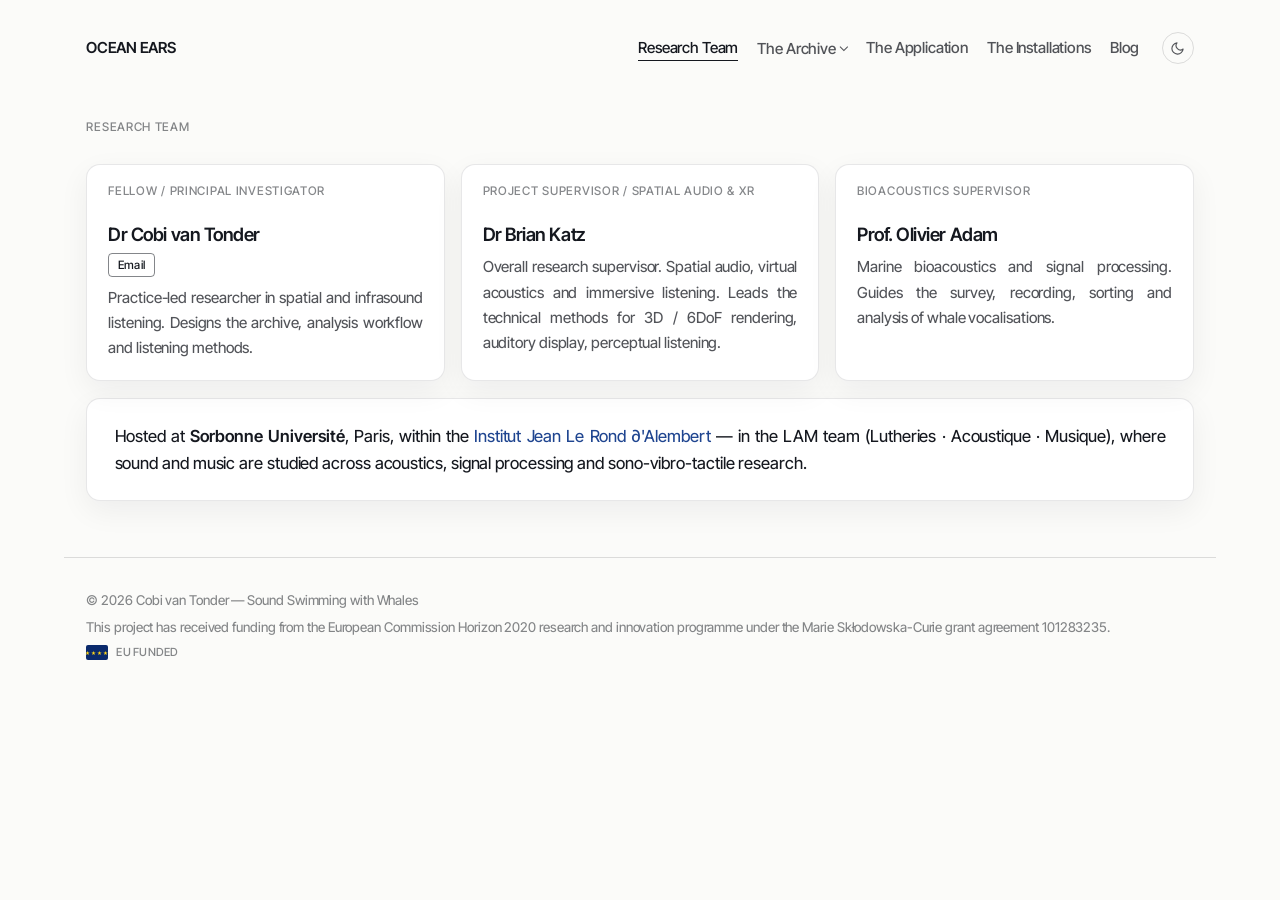
<file: team/index.html>
<!DOCTYPE html>
<html lang="en">
<head>
<meta charset="UTF-8" />
<script>(function(){try{if(localStorage.getItem("theme")==="ocean")document.documentElement.setAttribute("data-theme","ocean");}catch(e){}})();</script>


<meta name="viewport" content="width=device-width, initial-scale=1.0" />
<title>Research Team — OCEAN EARS</title>
<meta name="description" content="OCEAN EARS is an immersive listening project that renders the underwater acoustic world of whales in hyperreal spatial detail — making the ocean's hidden soundscape audible, tangible, and worth protecting." />
<link rel="preconnect" href="https://fonts.googleapis.com">
<link rel="preconnect" href="https://fonts.gstatic.com" crossorigin>
<link href="https://fonts.googleapis.com/css2?family=Inter+Tight:wght@400;450;500;600;700&display=swap" rel="stylesheet">
<link rel="stylesheet" href="../assets/site.css">
</head>
<body>

<canvas id="seafield"></canvas>

<div class="topbar">
  <a class="mark" href="../">OCEAN&nbsp;EARS</a>
  <nav>
    <a href="../team/" aria-current="page">Research Team</a>
    <div class="menu">
      <button class="menu-btn" type="button" aria-haspopup="true" aria-expanded="false">The Archive<span class="caret" aria-hidden="true"></span></button>
      <div class="sub" hidden>
        <a href="../archive/">The Archive</a>
        <a href="../archive/whales/">About whales</a>
      </div>
    </div>
    <a href="../application/">The Application</a>
    <a href="../installations/">The Installations</a>
    <a href="../blog/">Blog</a>
    <button class="theme-toggle" type="button" aria-label="Switch between paper and ocean" aria-pressed="false"><svg class="sun" viewBox="0 0 24 24"><circle cx="12" cy="12" r="4"/><path d="M12 2v2M12 20v2M2 12h2M20 12h2M4.9 4.9l1.4 1.4M17.7 17.7l1.4 1.4M4.9 19.1l1.4-1.4M17.7 6.3l1.4-1.4"/></svg><svg class="moon" viewBox="0 0 24 24"><path d="M21 12.8A9 9 0 1 1 11.2 3a7 7 0 0 0 9.8 9.8z"/></svg></button>
  </nav>
</div>

<!-- ============ RESEARCH TEAM ============ -->
<section class="pillar first" id="team">
  <div class="wrap reveal">
    <div class="glass title">
    <div class="label">Research team</div>
    </div>
    <div class="team">
      <div class="person">
        <div class="role">Fellow / principal investigator</div>
        <h3><a href="https://otoplasma.com" target="_blank" rel="noopener">Dr Cobi van Tonder</a></h3>
        <p class="mail"><button class="reveal-btn small" type="button" data-u="cobi.van-tonder" data-d="sorbonne-universite.fr">Email</button> <span class="addr" hidden></span> <button class="copy-btn small" type="button" hidden>Copy</button></p>
        <p>Practice-led researcher in spatial and infrasound listening. Designs the archive, analysis workflow and listening methods.</p>
      </div>
      <div class="person">
        <div class="role">Project supervisor / Spatial audio &amp; XR </div>
        <h3><a href="https://www.sorbonne-universite.fr/en/portraits/brian-fg-katz" target="_blank" rel="noopener">Dr Brian Katz</a></h3>
        <p>Overall research supervisor. Spatial audio, virtual acoustics and immersive listening. Leads the technical methods for 3D / 6DoF rendering, auditory display, perceptual listening.</p>
      </div>
      <div class="person">
        <div class="role">Bioacoustics supervisor</div>
        <h3><a href="https://www.sorbonne-universite.fr/portraits/olivier-adam" target="_blank" rel="noopener">Prof. Olivier Adam</a></h3>
        <p>Marine bioacoustics and signal processing. Guides the survey, recording, sorting and analysis of whale vocalisations.</p>
      </div>
    </div>
    <div class="prose"><p class="inst">Hosted at <strong>Sorbonne Universit&eacute;</strong>, Paris, within the <a href="https://www.dalembert.upmc.fr/ijlrda/" target="_blank" rel="noopener">Institut Jean Le Rond &part;'Alembert</a> &mdash; in the LAM team (Lutheries &middot; Acoustique &middot; Musique), where sound and music are studied across acoustics, signal processing and sono-vibro-tactile research.</p></div>
  </div>
</section>


<!-- ============ FOOTER ============ -->
<footer>
  <div class="copyright">&copy; 2026 Cobi van Tonder &mdash; Sound Swimming with Whales</div>
  <div class="funding">This project has received funding from the European Commission Horizon 2020 research and innovation programme under the Marie Sk&#322;odowska-Curie grant agreement 101283235.</div>
  <div class="footflag"><span class="eu"></span> EU&nbsp;FUNDED</div>
</footer>

<script src="../assets/site.js"></script>
</body>
</html>
</file>
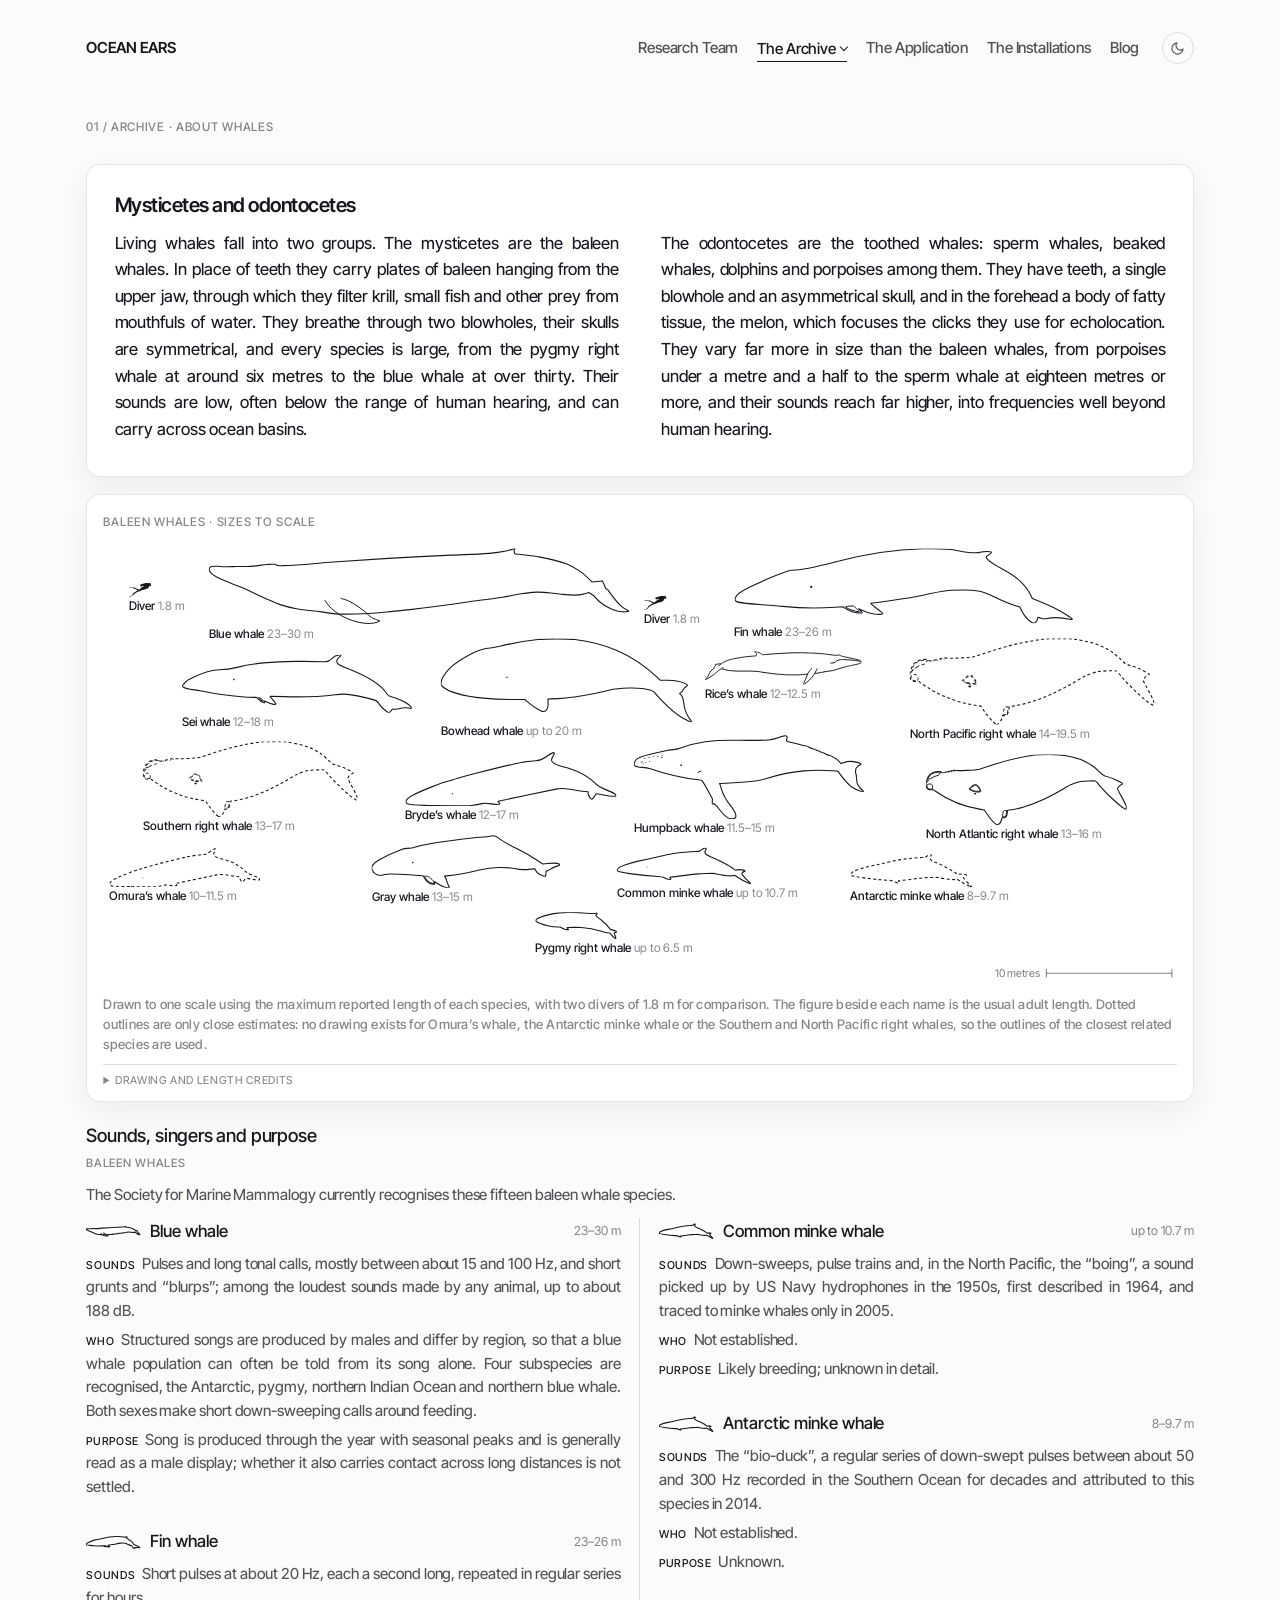
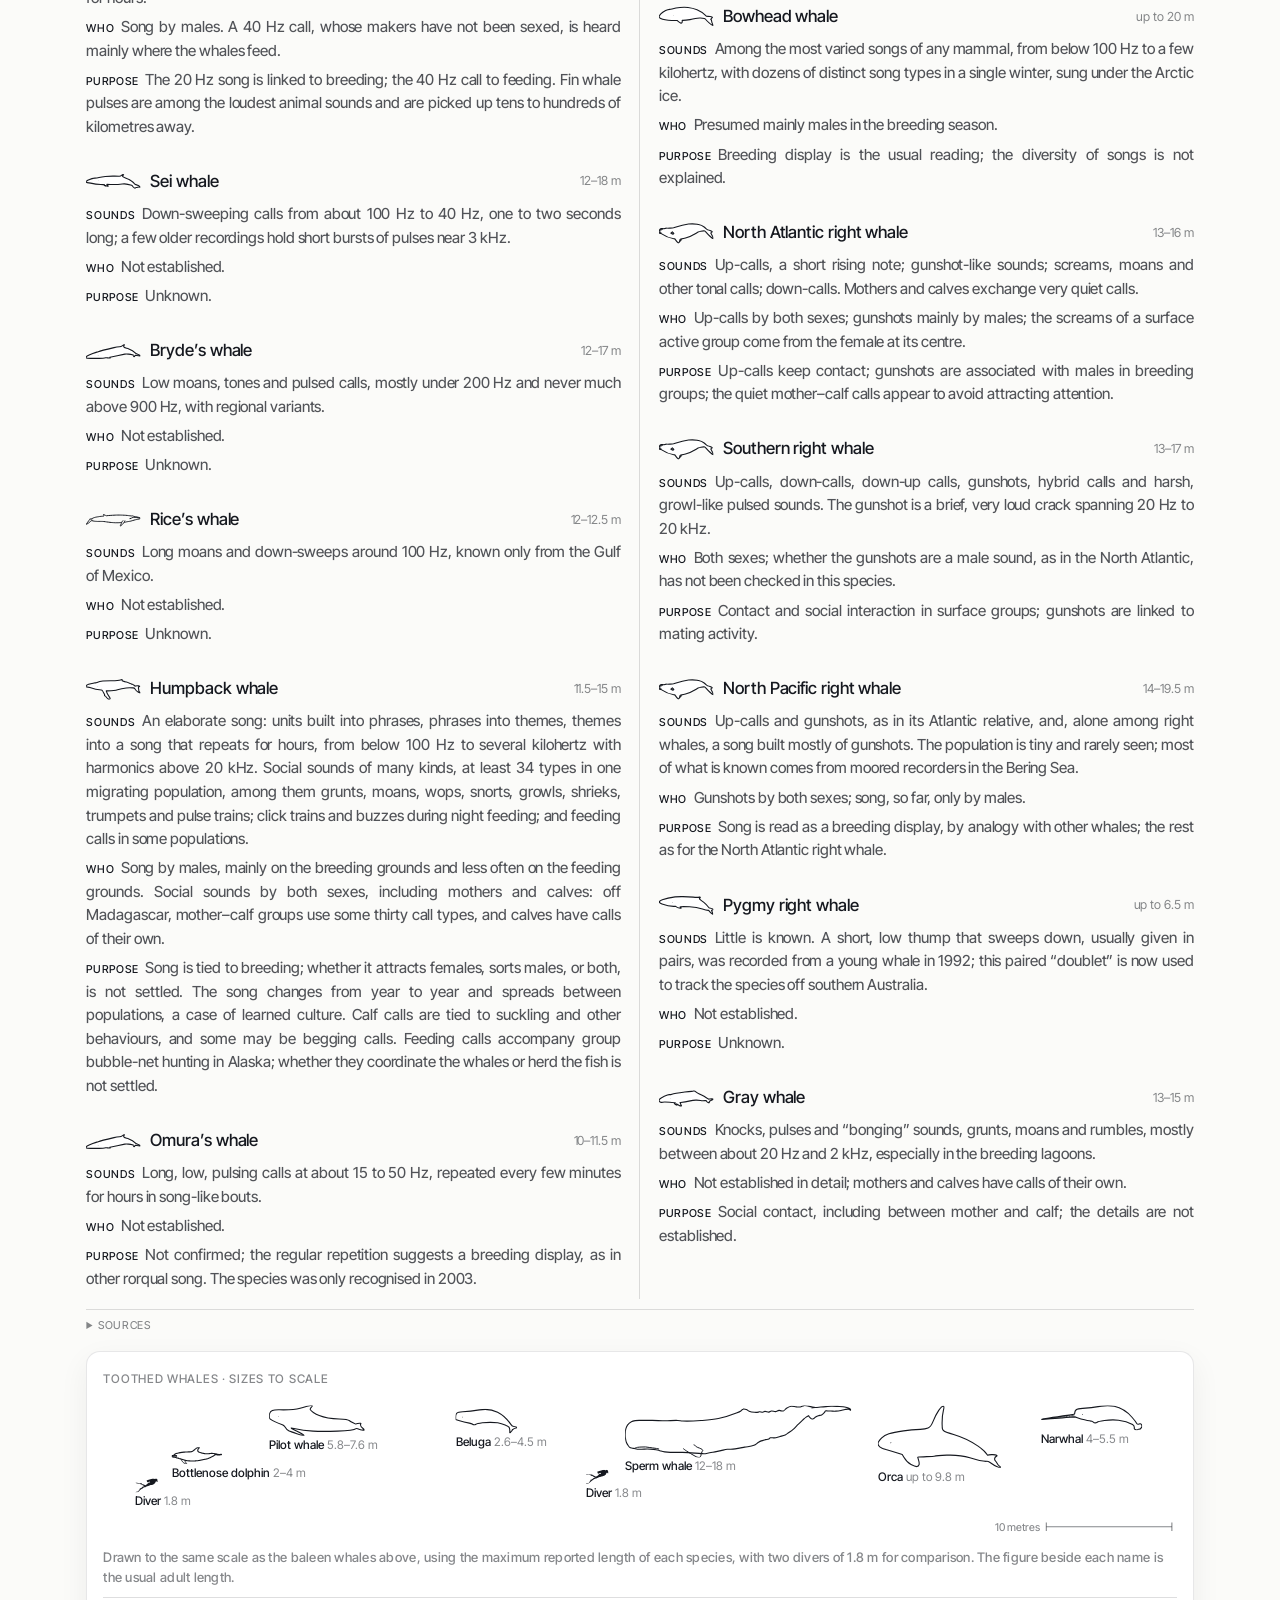
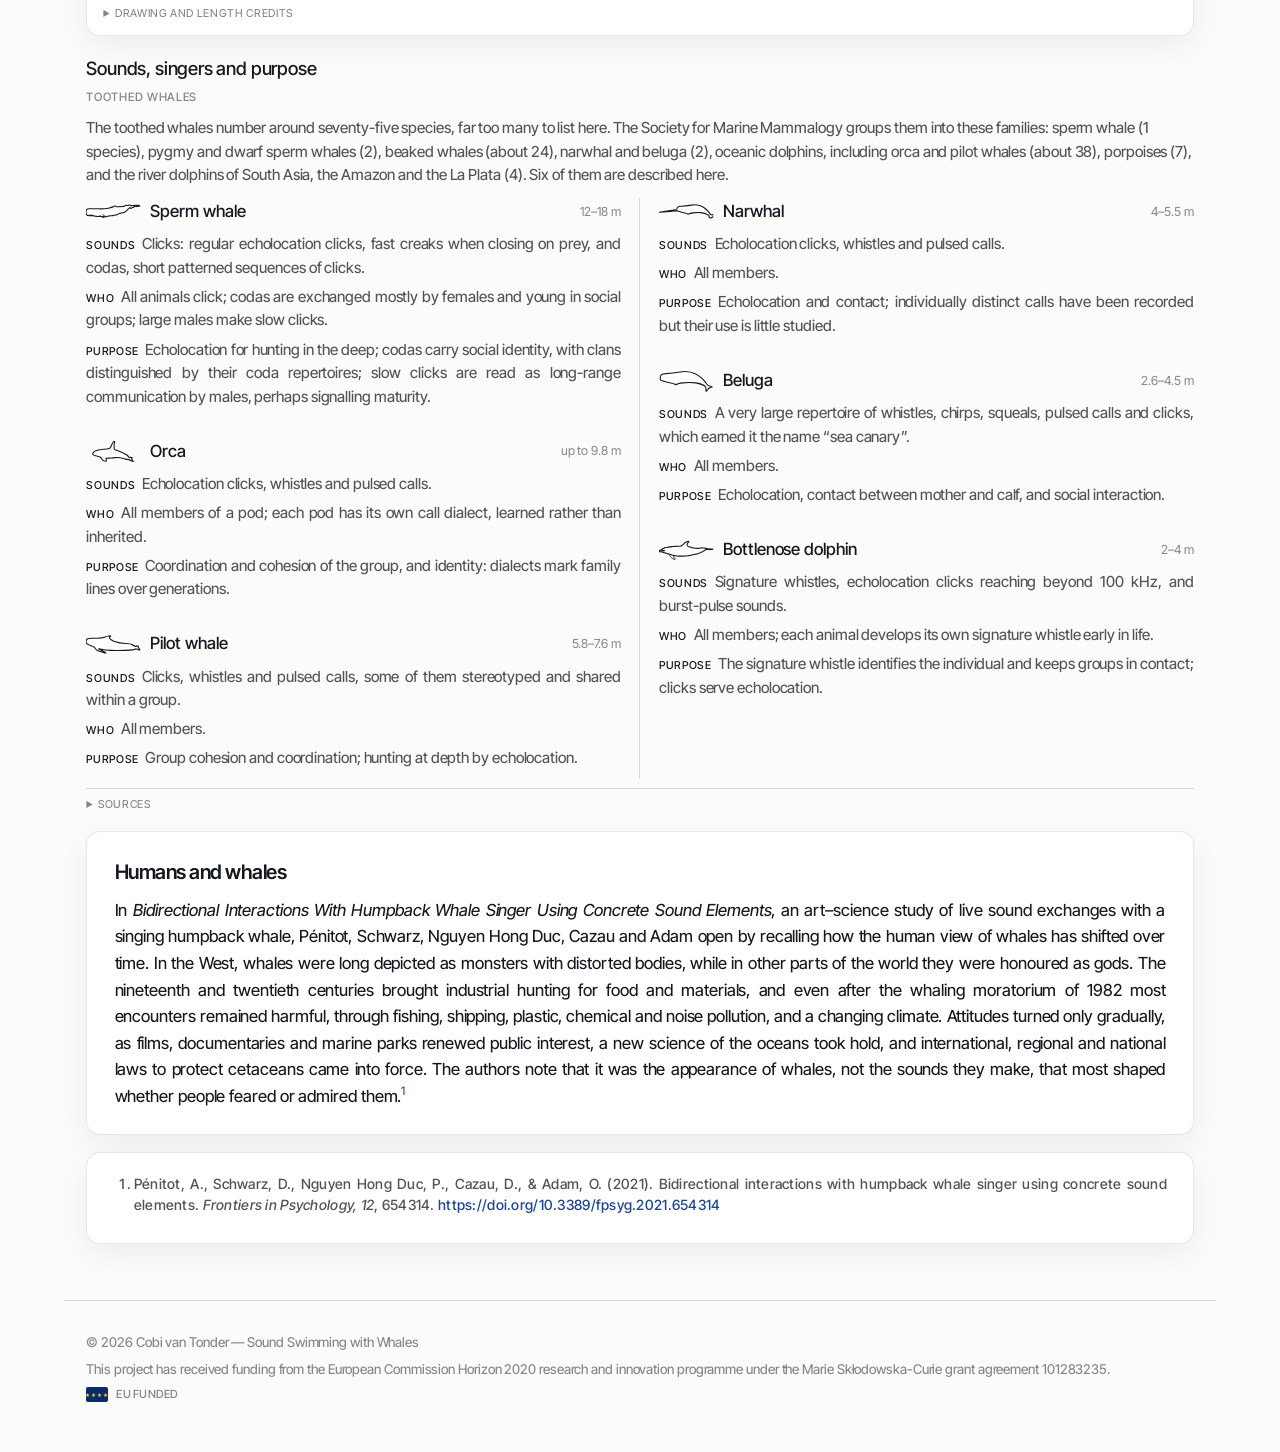
<file: archive/whales/index.html>
<!DOCTYPE html>
<html lang="en">
<head>
<meta charset="UTF-8" />
<script>(function(){try{if(localStorage.getItem("theme")==="ocean")document.documentElement.setAttribute("data-theme","ocean");}catch(e){}})();</script>


<meta name="viewport" content="width=device-width, initial-scale=1.0" />
<title>About whales — OCEAN EARS</title>
<meta name="description" content="About whales: the two groups of cetaceans, baleen whales and toothed whales, and the recognised baleen whale species." />
<link rel="preconnect" href="https://fonts.googleapis.com">
<link rel="preconnect" href="https://fonts.gstatic.com" crossorigin>
<link href="https://fonts.googleapis.com/css2?family=Inter+Tight:wght@400;450;500;600;700&display=swap" rel="stylesheet">
<link rel="stylesheet" href="../../assets/site.css">
</head>
<body>

<canvas id="seafield"></canvas>

<div class="topbar">
  <a class="mark" href="../../">OCEAN&nbsp;EARS</a>
  <nav>
    <a href="../../team/">Research Team</a>
    <div class="menu">
      <button class="menu-btn" type="button" aria-haspopup="true" aria-expanded="false" aria-current="page">The Archive<span class="caret" aria-hidden="true"></span></button>
      <div class="sub" hidden>
        <a href="../../archive/" aria-current="page">The Archive</a>
        <a href="../../archive/whales/" aria-current="page">About whales</a>
      </div>
    </div>
    <a href="../../application/">The Application</a>
    <a href="../../installations/">The Installations</a>
    <a href="../../blog/">Blog</a>
    <button class="theme-toggle" type="button" aria-label="Switch between paper and ocean" aria-pressed="false"><svg class="sun" viewBox="0 0 24 24"><circle cx="12" cy="12" r="4"/><path d="M12 2v2M12 20v2M2 12h2M20 12h2M4.9 4.9l1.4 1.4M17.7 17.7l1.4 1.4M4.9 19.1l1.4-1.4M17.7 6.3l1.4-1.4"/></svg><svg class="moon" viewBox="0 0 24 24"><path d="M21 12.8A9 9 0 1 1 11.2 3a7 7 0 0 0 9.8 9.8z"/></svg></button>
  </nav>
</div>

<section class="pillar first">
  <div class="wrap reveal">
    <div class="glass title">
    <div class="n"><a class="crumb" href="../">01 / Archive</a> &middot; About whales</div>
    </div>
    <div class="prose">
      <h3>Mysticetes and odontocetes</h3>
      <p>Living whales fall into two groups. The mysticetes are the baleen whales. In place of teeth they carry plates of baleen hanging from the upper jaw, through which they filter krill, small fish and other prey from mouthfuls of water. They breathe through two blowholes, their skulls are symmetrical, and every species is large, from the pygmy right whale at around six metres to the blue whale at over thirty. Their sounds are low, often below the range of human hearing, and can carry across ocean basins.</p>
      <p>The odontocetes are the toothed whales: sperm whales, beaked whales, dolphins and porpoises among them. They have teeth, a single blowhole and an asymmetrical skull, and in the forehead a body of fatty tissue, the melon, which focuses the clicks they use for echolocation. They vary far more in size than the baleen whales, from porpoises under a metre and a half to the sperm whale at eighteen metres or more, and their sounds reach far higher, into frequencies well beyond human hearing.</p>
    </div>
<svg class="whale-defs" width="0" height="0" aria-hidden="true" focusable="false">
<symbol id="w-Beluga" viewBox="0 0 1 0.4006" preserveAspectRatio="xMidYMid meet"><path class="wo" d="M0.882 0.3949C0.8819 0.3931 0.882 0.3831 0.8822 0.3728C0.8826 0.3498 0.8783 0.3198 0.8726 0.3068C0.8622 0.2829 0.7682 0.2439 0.6852 0.229C0.6533 0.2232 0.6432 0.2227 0.5633 0.2228C0.4878 0.2229 0.4708 0.2237 0.4359 0.2289C0.3698 0.2386 0.3422 0.2447 0.3315 0.2519C0.3087 0.2674 0.2928 0.2669 0.2705 0.25C0.2605 0.2424 0.2544 0.2404 0.2242 0.2352C0.1715 0.2261 0.1054 0.2092 0.0508 0.1909L0.0017 0.1744L0.0009 0.1415C0 0.1001 0.0027 0.0893 0.0179 0.0747C0.0362 0.0572 0.0549 0.0524 0.117 0.0497C0.1872 0.0466 0.3039 0.0333 0.3877 0.019C0.4986 0 0.5934 0.0124 0.6838 0.0578C0.763 0.0975 0.8417 0.1702 0.9021 0.2594C0.9179 0.2827 0.9179 0.2828 0.9329 0.2857C0.9534 0.2896 0.9982 0.3052 0.9994 0.3088C1 0.3106 0.9943 0.3123 0.9847 0.3131C0.968 0.3146 0.9525 0.3212 0.9392 0.3324C0.9347 0.3362 0.9291 0.3393 0.9268 0.3393C0.924 0.3393 0.9225 0.3416 0.9225 0.3455C0.9225 0.3489 0.9188 0.3552 0.9141 0.3595C0.9096 0.3639 0.9011 0.3744 0.8953 0.3828C0.8844 0.3988 0.8824 0.4006 0.882 0.3949Z"/><path class="wd" d="M0.1078 0.1437C0.104 0.1414 0.1056 0.1329 0.1098 0.1329C0.1112 0.1329 0.1137 0.1345 0.1153 0.1365C0.1193 0.1413 0.1132 0.1471 0.1078 0.1437Z"/></symbol>
<symbol id="w-Bowhead_whale" viewBox="0 0 1 0.3332" preserveAspectRatio="xMidYMid meet"><path class="wo" d="M0.9846 0.3275C0.9427 0.3093 0.9049 0.2772 0.8508 0.2143C0.8473 0.2102 0.844 0.2085 0.833 0.2049C0.8109 0.1978 0.7909 0.1959 0.7494 0.1968C0.7071 0.1977 0.695 0.1991 0.6697 0.2054C0.645 0.2116 0.5944 0.2222 0.5695 0.2265C0.5286 0.2334 0.4663 0.2398 0.439 0.2398C0.4259 0.2398 0.4258 0.2398 0.4268 0.2429C0.4273 0.2446 0.4277 0.2513 0.4277 0.2577C0.4273 0.2853 0.4164 0.2958 0.3972 0.2869C0.3838 0.2806 0.3568 0.262 0.3421 0.249L0.3348 0.2426L0.296 0.2426C0.2497 0.2426 0.2088 0.2407 0.1697 0.2369C0.084 0.2285 0.0335 0.2142 0.0068 0.1906C0.0001 0.1848 0 0.1845 0.0008 0.1781C0.0027 0.162 0.0155 0.1394 0.0335 0.1206C0.0528 0.1004 0.0781 0.0832 0.1222 0.0602C0.1527 0.0442 0.1707 0.0388 0.1976 0.0373C0.2087 0.0366 0.2191 0.0347 0.239 0.0296C0.2879 0.0172 0.3361 0.0087 0.3867 0.0036C0.422 0 0.5049 0 0.5345 0.0036C0.5975 0.0113 0.6466 0.024 0.699 0.0462C0.7568 0.0707 0.8142 0.1085 0.86 0.1524L0.8733 0.1652L0.9013 0.1659C0.9192 0.1664 0.9331 0.1675 0.9398 0.1689C0.9601 0.1733 0.9814 0.1818 0.9828 0.1861C0.9831 0.1869 0.9796 0.1899 0.9751 0.1927C0.9683 0.1968 0.9666 0.1987 0.9652 0.2032C0.9634 0.2091 0.9563 0.2174 0.953 0.2174C0.95 0.2174 0.9505 0.2183 0.9565 0.2237C0.9635 0.2301 0.9657 0.2365 0.9677 0.2566C0.9703 0.2828 0.9789 0.3043 0.994 0.3228C0.9973 0.3268 1 0.3305 1 0.3311C1 0.3332 0.9949 0.332 0.9846 0.3275Z"/><path class="wd" d="M0.2579 0.1546C0.2579 0.1529 0.2614 0.1516 0.2659 0.1516C0.268 0.1516 0.2692 0.1522 0.2688 0.1533C0.2681 0.1553 0.2579 0.1566 0.2579 0.1546Z"/></symbol>
<symbol id="w-Brydes_whale" viewBox="0 0 1 0.2596" preserveAspectRatio="xMidYMid meet"><path class="wo" d="M0.1367 0.2578C0.0416 0.2567 0.0225 0.2554 0.008 0.2494C0.0007 0.2463 0 0.2446 0.0025 0.2363C0.0051 0.2272 0.0116 0.2213 0.03 0.2109C0.0555 0.1966 0.0661 0.1918 0.1243 0.1688C0.1691 0.1511 0.1857 0.1453 0.1992 0.1425C0.2088 0.1406 0.2204 0.1373 0.225 0.1352C0.2431 0.127 0.4139 0.0827 0.5148 0.06C0.5427 0.0537 0.5929 0.0464 0.6173 0.045C0.6397 0.0437 0.6482 0.0406 0.6656 0.0273C0.6924 0.0067 0.7116 0 0.7041 0.0139C0.6928 0.0348 0.6918 0.0373 0.6926 0.0426C0.6946 0.0552 0.7096 0.0637 0.7472 0.0735C0.7617 0.0773 0.7799 0.0827 0.7877 0.0855C0.8362 0.1027 0.878 0.1281 0.9042 0.1563C0.9141 0.1669 0.9148 0.1673 0.9388 0.1771C0.9683 0.189 0.9907 0.1997 0.9955 0.2041C1 0.2083 0.9999 0.2117 0.9952 0.2129C0.9896 0.2143 0.9569 0.2108 0.9325 0.2061C0.9208 0.2039 0.9094 0.2018 0.9072 0.2014C0.9038 0.2008 0.9029 0.2015 0.9012 0.2062C0.8988 0.2126 0.8858 0.2278 0.8826 0.2278C0.8774 0.2278 0.8661 0.2072 0.8661 0.1976L0.8661 0.1918L0.8514 0.1907C0.8358 0.1895 0.8083 0.1855 0.7798 0.1804C0.7593 0.1767 0.7275 0.1762 0.7134 0.1794C0.7082 0.1805 0.6452 0.1937 0.5734 0.2087C0.5016 0.2236 0.4415 0.2363 0.4399 0.2368C0.4374 0.2375 0.4378 0.2383 0.4427 0.2424C0.4473 0.2462 0.4481 0.2476 0.4467 0.2493C0.444 0.2526 0.4218 0.2522 0.3959 0.2483C0.3743 0.2452 0.3742 0.2452 0.3627 0.2483C0.348 0.2522 0.3361 0.2543 0.3119 0.2571C0.2914 0.2596 0.2912 0.2596 0.1367 0.2578Z"/><path class="wd" d="M0.219 0.2009C0.219 0.1988 0.22 0.1978 0.2221 0.1978C0.2243 0.1978 0.2253 0.1988 0.2253 0.2009C0.2253 0.203 0.2243 0.2041 0.2221 0.2041C0.22 0.2041 0.219 0.203 0.219 0.2009Z"/></symbol>
<symbol id="w-Common_minke_whale" viewBox="0 0 1 0.2690" preserveAspectRatio="xMidYMid meet"><path class="wo" d="M0.9801 0.2617C0.9591 0.2539 0.9271 0.2369 0.9024 0.2204L0.8771 0.2035L0.8685 0.2058C0.8508 0.2106 0.7976 0.206 0.7423 0.1947L0.7182 0.1898L0.6682 0.1907C0.6407 0.1912 0.6117 0.1923 0.6038 0.1932C0.5958 0.1942 0.578 0.1961 0.5643 0.1975C0.5505 0.1989 0.5252 0.2021 0.5079 0.2046C0.4906 0.2072 0.4583 0.2112 0.4362 0.2136C0.414 0.216 0.3956 0.2182 0.3953 0.2185C0.395 0.2187 0.3966 0.2214 0.3989 0.2245C0.4043 0.2315 0.4042 0.2332 0.3982 0.2345C0.3885 0.2366 0.3693 0.2309 0.3502 0.2201C0.341 0.2149 0.3408 0.2149 0.3064 0.213C0.2313 0.2087 0.1827 0.2037 0.0969 0.1916C0.0371 0.1831 0.0093 0.1765 0.0027 0.1692C0 0.1663 0 0.1658 0.0024 0.1621C0.0038 0.16 0.0064 0.1577 0.0081 0.1572C0.0098 0.1567 0.0115 0.1548 0.012 0.1531C0.0151 0.1411 0.099 0.1108 0.1678 0.0969C0.2181 0.0867 0.2396 0.082 0.308 0.0659C0.3527 0.0554 0.3953 0.0464 0.4136 0.0436C0.476 0.034 0.5412 0.0277 0.586 0.0268C0.6088 0.0264 0.6126 0.026 0.6186 0.0229C0.6223 0.0209 0.6259 0.0183 0.6267 0.0169C0.6288 0.0133 0.6556 0 0.661 0C0.6653 0 0.6658 0.0005 0.6658 0.0053C0.6658 0.0082 0.664 0.0131 0.6618 0.0165C0.6526 0.0299 0.6532 0.0375 0.6642 0.0474C0.6717 0.0541 0.6804 0.0587 0.7021 0.0673C0.7614 0.0909 0.8479 0.1371 0.8715 0.1578C0.8786 0.1641 0.8834 0.1672 0.885 0.1665C0.8996 0.1604 0.9189 0.1601 0.943 0.1657C0.9566 0.1689 0.9584 0.1716 0.9489 0.1749C0.9418 0.1773 0.9357 0.1825 0.9323 0.1891C0.9301 0.1933 0.9302 0.194 0.9338 0.1987C0.9429 0.2107 0.9662 0.2356 0.9806 0.2488C1 0.2667 0.9999 0.269 0.9801 0.2617Z"/><path class="wd" d="M0.2238 0.1456C0.2212 0.1431 0.2227 0.14 0.2263 0.1405C0.2282 0.1408 0.2299 0.1421 0.2299 0.1434C0.2299 0.146 0.2256 0.1475 0.2238 0.1456Z"/></symbol>
<symbol id="w-Fin_whale" viewBox="0 0 1 0.2210" preserveAspectRatio="xMidYMid meet"><path class="wo" d="M0.872 0.2147C0.8622 0.2073 0.8527 0.1952 0.8465 0.1821L0.842 0.1728L0.8316 0.1696C0.8127 0.1638 0.7896 0.1544 0.7654 0.1425C0.7307 0.1255 0.7171 0.1226 0.6727 0.1226C0.6579 0.1226 0.6397 0.1232 0.6322 0.124C0.6139 0.126 0.5773 0.1327 0.5529 0.1386C0.5364 0.1426 0.4772 0.1517 0.4032 0.1616C0.4002 0.162 0.4025 0.1642 0.4188 0.1764C0.4294 0.1843 0.4377 0.1915 0.4374 0.1924C0.4366 0.1949 0.4218 0.195 0.4067 0.1925C0.3963 0.1908 0.3894 0.1887 0.3796 0.1841L0.3664 0.1779L0.3716 0.1832C0.3745 0.1861 0.3768 0.1891 0.3768 0.1897C0.3768 0.1917 0.3574 0.1895 0.3477 0.1865C0.3427 0.1849 0.3344 0.1811 0.3291 0.1779L0.3196 0.1722L0.2964 0.1737C0.2544 0.1765 0.1817 0.1752 0.1425 0.171C0.1352 0.1702 0.1047 0.1678 0.0745 0.1656C0.0199 0.1615 0.0091 0.1599 0.0037 0.155C0 0.1517 0.0004 0.1478 0.0053 0.1407C0.0111 0.132 0.0191 0.1268 0.0454 0.1139C0.0948 0.09 0.1587 0.0643 0.1691 0.0643C0.1904 0.0643 0.2433 0.0542 0.2964 0.0401C0.3915 0.0147 0.4686 0.0031 0.5557 0.0011C0.6036 0 0.6403 0.002 0.6594 0.0066C0.6858 0.013 0.7166 0.0147 0.7281 0.0103C0.7332 0.0084 0.7563 0.0084 0.7575 0.0103C0.7587 0.0123 0.7546 0.0166 0.7482 0.0203C0.7452 0.0219 0.7429 0.0243 0.7429 0.0256C0.7429 0.0322 0.7585 0.044 0.7885 0.06C0.8113 0.0722 0.8225 0.0795 0.8358 0.0905C0.8533 0.1052 0.8654 0.1202 0.8739 0.138L0.8787 0.1479L0.9023 0.1573C0.9302 0.1685 0.9627 0.1849 0.9824 0.1979C0.9972 0.2077 1 0.2109 0.9921 0.2094C0.9648 0.2038 0.9406 0.2028 0.9229 0.2065C0.9132 0.2085 0.9123 0.2085 0.9045 0.2058C0.8941 0.2022 0.894 0.2022 0.894 0.2073C0.894 0.2119 0.8864 0.221 0.8825 0.221C0.8814 0.221 0.8767 0.2182 0.872 0.2147Z"/><path class="wd" d="M0.2234 0.1149C0.2229 0.1137 0.2232 0.112 0.224 0.1112C0.2261 0.1091 0.2301 0.111 0.2296 0.1139C0.229 0.1171 0.2245 0.1178 0.2234 0.1149Z"/><path class="wl" d="M0.3663 0.1834C0.3648 0.1818 0.3607 0.178 0.357 0.1749L0.3504 0.1694L0.3384 0.1704C0.3273 0.1713 0.3265 0.1716 0.329 0.1735C0.3362 0.179 0.3561 0.1861 0.3649 0.1863C0.3689 0.1863 0.3689 0.1863 0.3663 0.1834Z"/></symbol>
<symbol id="w-Gray_whale" viewBox="0 0 1 0.2805" preserveAspectRatio="xMidYMid meet"><path class="wo" d="M0.3891 0.2777C0.3787 0.2748 0.3645 0.2676 0.3498 0.2578C0.343 0.2533 0.3366 0.2491 0.3354 0.2483C0.3338 0.2473 0.3336 0.2485 0.3345 0.2544L0.3356 0.2618L0.3254 0.261C0.3075 0.2595 0.2906 0.2472 0.2805 0.2281C0.2777 0.2228 0.2748 0.218 0.274 0.2175C0.2724 0.2165 0.2687 0.2162 0.2011 0.2115C0.1455 0.2076 0.0761 0.2072 0.0646 0.2107C0.0547 0.2137 0.0383 0.2137 0.0295 0.2107C0.0257 0.2094 0.0191 0.2057 0.0148 0.2024C0.0088 0.1979 0.0069 0.1954 0.0065 0.1917C0.0063 0.189 0.0047 0.1856 0.003 0.1841C0.0009 0.1822 0 0.1793 0 0.1748C0 0.1694 0.0013 0.1664 0.0068 0.159C0.0164 0.1461 0.0203 0.1429 0.0405 0.1315C0.0783 0.1102 0.1139 0.0937 0.1556 0.0783C0.1728 0.0719 0.1761 0.0712 0.1881 0.0712C0.2016 0.0712 0.2262 0.067 0.2386 0.0625C0.2561 0.0563 0.3875 0.0342 0.4747 0.0228C0.5188 0.0171 0.5722 0.0118 0.5994 0.0104C0.6201 0.0093 0.6279 0.0083 0.6352 0.0057C0.6512 0 0.6601 0.0029 0.6781 0.0197C0.6876 0.0285 0.7251 0.0497 0.7829 0.0789C0.8215 0.0985 0.8383 0.108 0.8701 0.1287L0.9096 0.1543L0.9337 0.1517C0.968 0.1479 0.9842 0.1482 0.993 0.1526C0.9969 0.1545 1 0.1571 1 0.1582C1 0.1595 0.9939 0.1623 0.9842 0.1655C0.9664 0.1713 0.9589 0.1749 0.9455 0.1838C0.9404 0.1872 0.934 0.1903 0.9313 0.1907L0.9264 0.1915L0.9255 0.2048C0.9249 0.2121 0.9242 0.2184 0.9237 0.2189C0.9221 0.2205 0.9031 0.2157 0.8948 0.2115C0.8847 0.2064 0.8739 0.1954 0.8697 0.1859L0.8668 0.1793L0.8477 0.1814C0.8231 0.1842 0.7776 0.1832 0.7654 0.1797C0.747 0.1744 0.7169 0.1721 0.675 0.1729C0.6306 0.1737 0.6165 0.1756 0.5726 0.1864C0.5188 0.1998 0.4433 0.213 0.3988 0.217L0.3868 0.218L0.3912 0.2253C0.3936 0.2292 0.3971 0.2381 0.399 0.245C0.4008 0.2518 0.4048 0.2618 0.4077 0.2672L0.4131 0.277L0.4091 0.2785C0.4039 0.2805 0.3985 0.2803 0.3891 0.2777Z"/><path class="wd" d="M0.2141 0.1482C0.2129 0.145 0.2173 0.1406 0.2205 0.1418C0.2236 0.143 0.2236 0.1451 0.2205 0.1482C0.2174 0.1513 0.2153 0.1513 0.2141 0.1482Z"/><path class="wl" d="M0.3297 0.2516C0.3282 0.2427 0.3284 0.243 0.3136 0.2306C0.3015 0.2203 0.3002 0.2196 0.2912 0.2187C0.2859 0.2181 0.2814 0.218 0.281 0.2183C0.28 0.2193 0.2852 0.2287 0.291 0.2364C0.2975 0.2451 0.3094 0.2534 0.3192 0.256C0.3308 0.2591 0.3309 0.2591 0.3297 0.2516Z"/></symbol>
<symbol id="w-Narwhal" viewBox="0 0 1 0.2460" preserveAspectRatio="xMidYMid meet"><path class="wo" d="M0.9313 0.2384C0.9239 0.2339 0.9215 0.2315 0.922 0.2289C0.9262 0.2055 0.9234 0.1988 0.9054 0.1885C0.866 0.1661 0.8185 0.1518 0.7657 0.1464C0.734 0.1432 0.6589 0.1452 0.6261 0.1501C0.5769 0.1574 0.5621 0.1608 0.5543 0.1665C0.5406 0.1764 0.5265 0.1753 0.5126 0.1631C0.509 0.16 0.5046 0.1574 0.5027 0.1574C0.497 0.1574 0.452 0.1485 0.4289 0.1428C0.4001 0.1357 0.3861 0.1316 0.3574 0.1217L0.3332 0.1134L0.2931 0.1164C0.2711 0.1181 0.2326 0.1211 0.2077 0.1231C0.1828 0.1251 0.1315 0.1291 0.0936 0.1321C0.0558 0.135 0.0192 0.138 0.0123 0.1386C0.0021 0.1396 0 0.1394 0.0007 0.1373C0.0016 0.1345 0.0324 0.13 0.2764 0.0964C0.3323 0.0888 0.3318 0.089 0.3318 0.0736C0.3319 0.0613 0.3367 0.0511 0.3461 0.043C0.3575 0.0332 0.3702 0.0304 0.4106 0.0287C0.4575 0.0267 0.5325 0.0181 0.597 0.0072C0.6396 0 0.6847 0.0006 0.724 0.0088C0.7855 0.0218 0.8518 0.0626 0.8997 0.1171C0.9145 0.1339 0.9429 0.1708 0.9487 0.1808C0.9521 0.1865 0.9525 0.1867 0.9621 0.186C0.9676 0.1856 0.9749 0.1839 0.9782 0.1823C0.9855 0.1786 0.9864 0.179 0.9931 0.1897C0.9994 0.1996 1 0.2096 0.9949 0.2179C0.9887 0.2278 0.9719 0.2381 0.9648 0.2363C0.9617 0.2356 0.9592 0.2366 0.956 0.2398C0.9498 0.246 0.9432 0.2456 0.9313 0.2384Z"/><path class="wd" d="M0.4031 0.0913C0.4025 0.0897 0.4028 0.0875 0.4039 0.0864C0.4066 0.0837 0.4119 0.0862 0.4112 0.0899C0.4104 0.0941 0.4045 0.0951 0.4031 0.0913Z"/><path class="wd" d="M0.107 0.125C0.106 0.1245 0.1045 0.1245 0.1035 0.1251C0.1026 0.1257 0.104 0.1262 0.1059 0.1261C0.1081 0.126 0.1081 0.1256 0.107 0.125Z"/><path class="wd" d="M0.1358 0.1224C0.1374 0.1203 0.1353 0.1206 0.1333 0.1206C0.1311 0.1206 0.1295 0.1215 0.1286 0.1224C0.1266 0.1245 0.1291 0.1244 0.1311 0.1242C0.1335 0.1241 0.1348 0.1238 0.1358 0.1224Z"/><path class="wd" d="M0.1505 0.121C0.1529 0.1172 0.1446 0.1185 0.1423 0.121C0.1404 0.123 0.1444 0.1228 0.147 0.1228C0.1502 0.1227 0.1496 0.1223 0.1505 0.121Z"/><path class="wd" d="M0.1635 0.1185C0.1634 0.1164 0.1585 0.1164 0.1573 0.1183C0.155 0.1217 0.1587 0.1221 0.1619 0.121C0.1636 0.1205 0.1635 0.1193 0.1635 0.1185Z"/><path class="wd" d="M0.1797 0.1173C0.1816 0.1133 0.1727 0.1136 0.1703 0.1167C0.1663 0.122 0.1719 0.1201 0.1766 0.1201C0.1795 0.1201 0.1789 0.1191 0.1797 0.1173Z"/><path class="wd" d="M0.1942 0.1161C0.1968 0.1108 0.1861 0.1121 0.1841 0.1155C0.1829 0.1175 0.1825 0.1193 0.1881 0.1188C0.1918 0.1185 0.1929 0.1185 0.1942 0.1161Z"/><path class="wd" d="M0.2073 0.1173C0.2098 0.1173 0.2111 0.113 0.2121 0.1114C0.2131 0.1097 0.21 0.11 0.2062 0.1103C0.2005 0.1107 0.2002 0.1112 0.1982 0.1145C0.1962 0.1178 0.1984 0.1186 0.2007 0.1179C0.2028 0.1173 0.2059 0.1172 0.2073 0.1173Z"/><path class="wd" d="M0.2188 0.109C0.2176 0.1096 0.2161 0.1128 0.2151 0.1145C0.2131 0.1178 0.2221 0.1176 0.2228 0.1146C0.2271 0.1081 0.2215 0.1077 0.2188 0.109Z"/><path class="wd" d="M0.2395 0.1128C0.2403 0.1112 0.2416 0.109 0.2415 0.1079C0.2415 0.1069 0.2389 0.1068 0.2347 0.107C0.2281 0.1073 0.2287 0.1088 0.2274 0.1121C0.2251 0.1177 0.2375 0.1167 0.2395 0.1128Z"/><path class="wd" d="M0.2521 0.113C0.2532 0.1125 0.2558 0.1071 0.2548 0.1054C0.2538 0.1037 0.246 0.1058 0.2449 0.1081C0.2443 0.1095 0.2435 0.1119 0.2429 0.1136C0.2424 0.1153 0.2489 0.1144 0.2521 0.113Z"/><path class="wd" d="M0.2668 0.1115C0.2675 0.1108 0.2685 0.1083 0.269 0.1061C0.2697 0.1033 0.2682 0.1018 0.2647 0.1026C0.2604 0.1035 0.2592 0.104 0.2576 0.1085C0.2564 0.1118 0.2567 0.1129 0.2603 0.1129C0.2632 0.1129 0.2661 0.1122 0.2668 0.1115Z"/><path class="wd" d="M0.283 0.1099C0.2861 0.1068 0.2861 0.1 0.2832 0.1C0.2771 0.1001 0.2736 0.1028 0.2723 0.1071C0.2712 0.1109 0.2796 0.1132 0.283 0.1099Z"/><path class="wd" d="M0.2981 0.1094C0.2997 0.1094 0.3003 0.107 0.3013 0.1032C0.3025 0.0992 0.3022 0.0978 0.2982 0.0978C0.2952 0.0978 0.2924 0.0984 0.292 0.0992C0.2865 0.11 0.2864 0.1116 0.2909 0.1106C0.2935 0.1101 0.2968 0.1094 0.2981 0.1094Z"/><path class="wd" d="M0.3123 0.1079C0.3129 0.1073 0.3147 0.1046 0.3155 0.1018C0.3166 0.098 0.3155 0.0965 0.3116 0.0965L0.3068 0.0974L0.3049 0.1028C0.3033 0.1076 0.3053 0.1092 0.3077 0.1092C0.31 0.1092 0.3117 0.1085 0.3123 0.1079Z"/><path class="wd" d="M0.3242 0.1074C0.328 0.1036 0.3269 0.0962 0.3258 0.0953C0.3223 0.0925 0.3201 0.0956 0.318 0.1021C0.3162 0.1074 0.3212 0.1104 0.3242 0.1074Z"/></symbol>
<symbol id="w-North_Atlantic_right_whale" viewBox="0 0 1 0.3515" preserveAspectRatio="xMidYMid meet"><path class="wo" d="M0.3513 0.3485C0.3424 0.3435 0.3157 0.313 0.3012 0.2912L0.2911 0.276L0.2736 0.2733C0.1904 0.2608 0.1164 0.2313 0.0502 0.1844L0.0367 0.1748L0.0259 0.1753C0.0163 0.1758 0.0145 0.1754 0.0097 0.1717C0.0063 0.1691 0.0036 0.1653 0.0026 0.1616C0 0.1522 0.0006 0.1376 0.0039 0.1304C0.0056 0.1268 0.0082 0.1203 0.0097 0.116C0.014 0.1038 0.0264 0.0924 0.0399 0.0883C0.0527 0.0843 0.0756 0.0836 0.0756 0.0872C0.0756 0.0907 0.0876 0.0919 0.0924 0.0888C0.0949 0.0871 0.098 0.0865 0.1009 0.0871C0.1041 0.0877 0.1062 0.0872 0.1076 0.0856C0.109 0.0839 0.1115 0.0833 0.1153 0.0838C0.1186 0.0842 0.1224 0.0835 0.1245 0.0822C0.1264 0.0809 0.1291 0.0803 0.1304 0.0807C0.1316 0.0812 0.1348 0.0806 0.1375 0.0792C0.1413 0.0773 0.143 0.0772 0.1458 0.0788C0.1528 0.0825 0.2504 0.0779 0.2671 0.073C0.2715 0.0717 0.2929 0.0646 0.3148 0.0573C0.3973 0.0294 0.4615 0.014 0.542 0.0029C0.5584 0.0006 0.5729 0 0.6127 0C0.6637 0.0001 0.6751 0.0011 0.704 0.0079C0.7093 0.0091 0.7196 0.0113 0.7271 0.0127C0.7594 0.0189 0.8019 0.0373 0.8303 0.0576C0.8386 0.0635 0.8539 0.0766 0.8643 0.0869C0.8813 0.1035 0.8841 0.1056 0.8914 0.1073C0.9058 0.1107 0.9244 0.117 0.9388 0.1233C0.9533 0.1297 0.9774 0.143 0.979 0.1454C0.9794 0.1462 0.9764 0.1486 0.9722 0.1507C0.9639 0.155 0.9589 0.1596 0.9553 0.1667C0.9531 0.1709 0.9531 0.1717 0.9559 0.1756C0.9576 0.178 0.9597 0.1819 0.9607 0.1844C0.9616 0.1869 0.9688 0.2005 0.9766 0.2146C0.9845 0.2287 0.9926 0.2446 0.9948 0.25C0.9993 0.2611 1 0.2705 0.9964 0.2719C0.9864 0.2757 0.9056 0.2034 0.8638 0.1533C0.8547 0.1424 0.8458 0.1328 0.844 0.1321C0.8392 0.1301 0.784 0.1322 0.77 0.1348C0.7552 0.1376 0.731 0.1457 0.7183 0.1521C0.7131 0.1547 0.6976 0.1635 0.6839 0.1717C0.6139 0.2134 0.5486 0.2432 0.4879 0.2611C0.464 0.2682 0.433 0.2749 0.4166 0.2766L0.4065 0.2776L0.4055 0.2882C0.4043 0.3 0.3995 0.3114 0.3946 0.314C0.3929 0.3149 0.3888 0.3153 0.3857 0.3148L0.3799 0.3139L0.3762 0.3261C0.3734 0.3353 0.371 0.3397 0.3664 0.3443C0.3602 0.3505 0.3568 0.3515 0.3513 0.3485Z"/><path class="wd" d="M0.2402 0.1968C0.2388 0.193 0.2412 0.1911 0.2466 0.1917C0.25 0.1921 0.2512 0.1931 0.2512 0.1954C0.2512 0.1997 0.2418 0.2009 0.2402 0.1968Z"/><path class="wl" d="M0.2377 0.1837C0.2257 0.1798 0.2155 0.1743 0.2155 0.1718C0.2155 0.169 0.2293 0.156 0.2358 0.1527C0.2438 0.1485 0.2526 0.1493 0.2588 0.1548C0.2647 0.16 0.2751 0.1806 0.2737 0.1843C0.2723 0.1878 0.249 0.1873 0.2377 0.1837Z"/><path class="wl" d="M0.2695 0.1811C0.2695 0.1764 0.26 0.1599 0.2554 0.1566C0.2528 0.1548 0.2486 0.1533 0.2461 0.1533C0.2409 0.1533 0.2296 0.1601 0.2229 0.1672L0.2185 0.1719L0.2261 0.1756C0.2375 0.181 0.2468 0.1832 0.2588 0.1833C0.2674 0.1835 0.2695 0.183 0.2695 0.1811Z"/><path class="wl" d="M0.3986 0.3042C0.4003 0.3007 0.4014 0.295 0.4014 0.2887L0.4014 0.2788L0.395 0.2788C0.3895 0.2788 0.3883 0.2794 0.3868 0.2832C0.3843 0.2892 0.3808 0.3078 0.3818 0.3094C0.3822 0.3102 0.3856 0.3105 0.3892 0.3103C0.3949 0.3099 0.3962 0.3091 0.3986 0.3042Z"/><path class="wl" d="M0.0326 0.1709C0.0354 0.1691 0.0342 0.1565 0.0305 0.1509C0.0284 0.1477 0.0266 0.1469 0.0209 0.1469C0.0095 0.1469 0.0057 0.1491 0.0057 0.1556C0.0057 0.1632 0.0086 0.1688 0.0135 0.1706C0.0188 0.1725 0.0297 0.1727 0.0326 0.1709Z"/><path class="wd" d="M0.0128 0.1321C0.0184 0.125 0.0186 0.1245 0.0152 0.125C0.011 0.1256 0.0063 0.1315 0.0048 0.1382C0.0036 0.1435 0.0039 0.1433 0.0128 0.1321Z"/><path class="wl" d="M0.0296 0.1167C0.0373 0.1114 0.0448 0.1082 0.055 0.1056C0.0643 0.1033 0.0657 0.1024 0.0689 0.0968C0.0708 0.0934 0.0724 0.09 0.0724 0.0893C0.0725 0.0873 0.0544 0.0881 0.0446 0.0906C0.0326 0.0937 0.0238 0.0997 0.0172 0.1094C0.0101 0.12 0.0104 0.1218 0.0188 0.1205C0.0226 0.1199 0.0274 0.1182 0.0296 0.1167Z"/><path class="wd" d="M0.1003 0.0913C0.0997 0.0905 0.0983 0.0897 0.0971 0.0897C0.0959 0.0897 0.0945 0.0905 0.0939 0.0913C0.0934 0.0922 0.0947 0.0929 0.0971 0.0929C0.0995 0.0929 0.1008 0.0922 0.1003 0.0913Z"/><path class="wd" d="M0.1146 0.0896C0.1161 0.0873 0.1144 0.086 0.1114 0.0872C0.11 0.0877 0.1092 0.0889 0.1098 0.0897C0.1111 0.0918 0.1133 0.0918 0.1146 0.0896Z"/><path class="wd" d="M0.1305 0.0866C0.131 0.0857 0.13 0.085 0.1283 0.085C0.1265 0.085 0.1246 0.0857 0.1241 0.0866C0.1236 0.0874 0.1245 0.0882 0.1263 0.0882C0.128 0.0882 0.1299 0.0874 0.1305 0.0866Z"/><path class="wd" d="M0.1448 0.0834C0.1453 0.0825 0.144 0.0818 0.1417 0.0818C0.1394 0.0818 0.1376 0.0825 0.1376 0.0834C0.1376 0.0843 0.139 0.085 0.1407 0.085C0.1424 0.085 0.1442 0.0843 0.1448 0.0834Z"/></symbol>
<symbol id="w-Orca" viewBox="0 0 1 0.5064" preserveAspectRatio="xMidYMid meet"><path class="wo" d="M0.9779 0.5024C0.9604 0.496 0.9309 0.479 0.9075 0.4619C0.8966 0.454 0.8948 0.4534 0.8836 0.4539C0.8625 0.455 0.7974 0.4414 0.7467 0.4254C0.6967 0.4096 0.6256 0.4014 0.5595 0.4039C0.5262 0.4052 0.4654 0.4103 0.457 0.4126C0.4552 0.4131 0.4283 0.4145 0.3972 0.4158C0.366 0.4171 0.3366 0.4186 0.3318 0.4192L0.3229 0.4203L0.3278 0.4357C0.3407 0.4764 0.3362 0.4971 0.3143 0.4969C0.304 0.4968 0.2931 0.4928 0.269 0.48C0.2503 0.4701 0.2244 0.4434 0.2093 0.4183L0.1975 0.399L0.1719 0.3904C0.1359 0.3785 0.1014 0.3681 0.0715 0.3602C0.0485 0.3541 0.0242 0.3439 0.0146 0.3363C0.0101 0.3327 0 0.3146 0 0.3101C0 0.3032 0.018 0.2757 0.0308 0.2631C0.0599 0.2345 0.0973 0.2226 0.2082 0.2068C0.2546 0.2001 0.2907 0.1969 0.3438 0.1948C0.378 0.1934 0.3907 0.1913 0.4071 0.1841C0.4251 0.1762 0.4332 0.1659 0.4451 0.1358C0.4753 0.0594 0.5154 0 0.5325 0.0065C0.5372 0.0084 0.537 0.0203 0.5318 0.0405C0.5242 0.0702 0.5205 0.1094 0.5213 0.152C0.5222 0.1961 0.5226 0.1976 0.5394 0.2091C0.5478 0.2149 0.5546 0.2173 0.6148 0.2354C0.6906 0.2581 0.7552 0.289 0.8135 0.3304C0.8422 0.3508 0.8691 0.3749 0.8809 0.3908L0.8909 0.4044L0.9019 0.4014C0.9092 0.3995 0.9196 0.3988 0.9331 0.3995C0.9635 0.4009 0.9761 0.4074 0.9609 0.4137C0.9522 0.4173 0.9497 0.4209 0.948 0.4323C0.9466 0.4415 0.9469 0.4425 0.9542 0.4498C0.9585 0.4541 0.9651 0.4636 0.9691 0.4709C0.9738 0.4799 0.9798 0.4872 0.9872 0.493C0.9933 0.4978 0.9986 0.5026 0.999 0.5036C1 0.5064 0.9866 0.5057 0.9779 0.5024Z"/><path class="wd" d="M0.0997 0.3056C0.0973 0.3032 0.1005 0.3005 0.1058 0.3005C0.1095 0.3005 0.1106 0.3014 0.1097 0.3037C0.1084 0.307 0.1022 0.3081 0.0997 0.3056Z"/></symbol>
<symbol id="w-Pilot_whale" viewBox="0 0 1 0.3175" preserveAspectRatio="xMidYMid meet"><path class="wo" d="M0.2903 0.296C0.2512 0.2841 0.2145 0.272 0.2088 0.2692C0.1952 0.2626 0.173 0.24 0.1623 0.2218C0.1539 0.2077 0.1535 0.2073 0.1379 0.2017C0.0973 0.1868 0.0257 0.154 0.0155 0.1456C0.0124 0.143 0.0086 0.1404 0.007 0.1399C0.0017 0.1382 0 0.0978 0.0047 0.0837C0.0081 0.0732 0.0222 0.0584 0.0333 0.0535C0.0512 0.0456 0.0646 0.0443 0.1115 0.0456C0.136 0.0464 0.1788 0.0461 0.2068 0.045C0.275 0.0424 0.3146 0.0362 0.3537 0.0217C0.3773 0.013 0.4196 0.0025 0.4368 0.001C0.449 0 0.451 0.0003 0.4523 0.0037C0.4534 0.0067 0.4511 0.0102 0.443 0.0181C0.4219 0.0386 0.4255 0.0485 0.4631 0.0733C0.4859 0.0885 0.4999 0.0958 0.5247 0.1058C0.583 0.1292 0.6421 0.1395 0.7331 0.1424C0.8018 0.1446 0.8298 0.1492 0.8431 0.1607C0.8456 0.1628 0.8597 0.1715 0.8746 0.18C0.8944 0.1914 0.9029 0.1952 0.9068 0.1944C0.9097 0.1938 0.9188 0.1919 0.9269 0.1901C0.9434 0.1865 0.9619 0.1858 0.9619 0.1887C0.9619 0.1897 0.9605 0.1931 0.9589 0.1963C0.9532 0.2073 0.9638 0.2255 0.9873 0.2449C0.9943 0.2507 1 0.2561 1 0.2571C1 0.2603 0.9732 0.2588 0.9574 0.2548C0.9487 0.2526 0.9355 0.2483 0.9281 0.2452C0.9161 0.2404 0.9142 0.2401 0.9111 0.2429C0.8966 0.256 0.8279 0.2654 0.7162 0.2694C0.6401 0.2721 0.5041 0.2721 0.4599 0.2693C0.3958 0.2653 0.3196 0.2548 0.2598 0.2418C0.2447 0.2385 0.232 0.236 0.2317 0.2363C0.2297 0.2384 0.2441 0.2472 0.2643 0.2564C0.3079 0.2762 0.3663 0.3101 0.3651 0.3149C0.3648 0.3161 0.3639 0.3172 0.363 0.3173C0.3621 0.3175 0.3294 0.3079 0.2903 0.296Z"/><path class="wd" d="M0.095 0.1198C0.0928 0.1176 0.0956 0.1148 0.1 0.1148C0.1022 0.1148 0.1041 0.1162 0.1041 0.118C0.1041 0.1211 0.0976 0.1224 0.095 0.1198Z"/></symbol>
<symbol id="w-Pygmy_right_whale" viewBox="0 0 1 0.3256" preserveAspectRatio="xMidYMid meet"><path class="wo" d="M0.9704 0.314C0.9506 0.2985 0.9446 0.2924 0.928 0.2718L0.9137 0.2539L0.9032 0.2539C0.8777 0.2538 0.8487 0.2473 0.7987 0.2304C0.7255 0.2058 0.6541 0.1924 0.5628 0.1863C0.5238 0.1837 0.3918 0.185 0.3888 0.188C0.3878 0.189 0.3917 0.1943 0.3973 0.1998C0.4029 0.2053 0.4075 0.2106 0.4075 0.2115C0.4075 0.214 0.3851 0.2133 0.3707 0.2102C0.351 0.206 0.3353 0.1995 0.3202 0.1894L0.3068 0.1804L0.2688 0.1803C0.197 0.1803 0.1389 0.1679 0.0555 0.1351C0.0091 0.1169 0 0.1074 0.0113 0.0892C0.0168 0.0802 0.0263 0.0748 0.0612 0.0608C0.1262 0.0347 0.2012 0.0174 0.2961 0.0067C0.3261 0.0033 0.3523 0.002 0.4116 0.0012C0.494 0 0.5524 0.0027 0.6281 0.0111C0.67 0.0157 0.7225 0.0156 0.7419 0.0107C0.7506 0.0086 0.7532 0.0086 0.7557 0.0107C0.761 0.0151 0.7593 0.0202 0.7507 0.0259C0.7419 0.0317 0.741 0.0346 0.7454 0.0431C0.7496 0.0509 0.7592 0.0596 0.7804 0.0742C0.7905 0.0812 0.8079 0.0945 0.8192 0.1038C0.8427 0.1231 0.8961 0.1775 0.9111 0.1973C0.9194 0.2082 0.9227 0.2111 0.9285 0.2121C0.9562 0.2172 1 0.2346 1 0.2405C1 0.2418 0.9922 0.2454 0.9827 0.2485L0.9653 0.2542L0.9707 0.2648C0.9816 0.2863 0.9918 0.3256 0.9865 0.3254C0.9855 0.3253 0.9782 0.3202 0.9704 0.314Z"/><path class="wd" d="M0.2402 0.1102C0.2373 0.1068 0.2392 0.1048 0.2454 0.1048C0.2488 0.1048 0.2501 0.106 0.2501 0.1089C0.2501 0.1136 0.2437 0.1145 0.2402 0.1102Z"/></symbol>
<symbol id="w-Sei_whale" viewBox="0 0 1 0.2521" preserveAspectRatio="xMidYMid meet"><path class="wo" d="M0.8889 0.2462C0.8761 0.2363 0.8597 0.2191 0.8537 0.2096C0.8485 0.2011 0.8472 0.2001 0.8388 0.1976C0.8007 0.1863 0.7361 0.1736 0.7072 0.1716C0.6978 0.1709 0.685 0.1717 0.6667 0.174C0.6043 0.1819 0.5229 0.185 0.445 0.1825C0.4148 0.1815 0.388 0.1807 0.3856 0.1807C0.3814 0.1807 0.3819 0.1816 0.395 0.1965C0.4026 0.2051 0.4086 0.213 0.4082 0.2139C0.4066 0.219 0.3851 0.2147 0.3686 0.2059C0.3583 0.2005 0.3582 0.2005 0.3591 0.2043C0.3597 0.2064 0.3594 0.2085 0.3585 0.2091C0.3558 0.2107 0.3405 0.2018 0.3317 0.1935L0.3233 0.1856L0.3113 0.1856C0.3047 0.1856 0.2869 0.1848 0.2717 0.1839C0.2056 0.18 0.155 0.173 0.0851 0.1581C0.0771 0.1564 0.0629 0.1542 0.0535 0.1532C0.0273 0.1505 0.0021 0.143 0.0003 0.1373C0 0.1362 0.0025 0.1324 0.0059 0.1289C0.0094 0.1253 0.0139 0.1202 0.016 0.1174C0.0187 0.1139 0.027 0.1089 0.0428 0.1013C0.0884 0.0792 0.1344 0.0656 0.1638 0.0656C0.1834 0.0655 0.2164 0.0611 0.2395 0.0553C0.2617 0.0497 0.3272 0.0385 0.3544 0.0356C0.4159 0.0291 0.4464 0.0279 0.5199 0.0291C0.5592 0.0297 0.6 0.0303 0.6107 0.0304C0.6337 0.0307 0.6407 0.0284 0.6532 0.0161C0.6628 0.0066 0.6705 0.0026 0.682 0.0013C0.693 0 0.6939 0.0024 0.6852 0.0094C0.6731 0.019 0.6699 0.0306 0.6771 0.0392C0.6822 0.0452 0.6855 0.0468 0.7255 0.0624C0.8068 0.0941 0.8675 0.1335 0.8911 0.1697C0.8962 0.1776 0.8982 0.1793 0.904 0.1808C0.9422 0.1908 0.9837 0.2117 0.996 0.2274C1 0.2325 0.9981 0.235 0.9921 0.2327C0.9842 0.2297 0.9601 0.2307 0.9479 0.2344C0.9394 0.2371 0.934 0.2377 0.925 0.2371C0.9148 0.2365 0.9132 0.2367 0.9124 0.2393C0.9109 0.244 0.9025 0.2521 0.8992 0.252C0.8975 0.252 0.8929 0.2494 0.8889 0.2462Z"/><path class="wd" d="M0.2233 0.11C0.2208 0.1074 0.2223 0.1043 0.2259 0.1048C0.2279 0.1051 0.2295 0.1064 0.2295 0.1077C0.2295 0.1103 0.2252 0.1118 0.2233 0.11Z"/><path class="wl" d="M0.3536 0.2006C0.3536 0.1974 0.3354 0.1849 0.3322 0.186C0.3293 0.1869 0.3457 0.2005 0.3532 0.2033C0.3534 0.2034 0.3536 0.2022 0.3536 0.2006Z"/></symbol>
<symbol id="w-Humpback_whale" viewBox="0 0 1 0.3642" preserveAspectRatio="xMidYMid meet"><path class="wo" d="M0.4092 0.3599C0.3981 0.3536 0.3831 0.3386 0.3715 0.3225C0.3614 0.3084 0.351 0.2987 0.3466 0.2991C0.3409 0.2996 0.3407 0.2993 0.3411 0.288L0.3415 0.277L0.3285 0.2527C0.3172 0.2315 0.3021 0.2059 0.2962 0.1979C0.2947 0.1959 0.291 0.195 0.2803 0.1939C0.2247 0.1884 0.1318 0.1671 0.0714 0.1462C0.0577 0.1414 0.055 0.141 0.0353 0.1402C0.0123 0.1394 0.0079 0.1382 0.0029 0.1313L0 0.1274L0.0032 0.1174C0.0061 0.1084 0.0071 0.107 0.013 0.1032C0.0278 0.0938 0.0596 0.0842 0.109 0.0742C0.1262 0.0707 0.1437 0.0669 0.148 0.0657C0.1523 0.0645 0.1628 0.0631 0.1714 0.0627C0.1854 0.062 0.1885 0.0613 0.2027 0.0558C0.2344 0.0434 0.2725 0.0337 0.311 0.0283C0.3548 0.0222 0.3621 0.0219 0.4676 0.0223C0.5923 0.0227 0.5984 0.0222 0.6335 0.0085C0.6517 0.0014 0.6603 0 0.6641 0.0035C0.6674 0.0064 0.6676 0.0122 0.6648 0.019C0.6629 0.0235 0.663 0.0241 0.6652 0.0252C0.6696 0.0275 0.6816 0.0309 0.6959 0.0339C0.7037 0.0355 0.715 0.0384 0.7209 0.0403C0.7268 0.0421 0.7374 0.0447 0.7442 0.046C0.7527 0.0476 0.7587 0.0496 0.7625 0.0522C0.7692 0.0567 0.7746 0.0589 0.7823 0.0603C0.7853 0.0608 0.79 0.0627 0.7927 0.0646C0.7955 0.0664 0.7996 0.0679 0.802 0.0679C0.8044 0.0679 0.8076 0.0691 0.8092 0.0707C0.8108 0.0722 0.8154 0.0742 0.8192 0.0753C0.8231 0.0763 0.8297 0.0791 0.8338 0.0816C0.8379 0.084 0.8459 0.0871 0.8515 0.0885C0.8576 0.09 0.8632 0.0923 0.8653 0.0942C0.8673 0.096 0.8721 0.0989 0.876 0.1006C0.8808 0.1027 0.886 0.1069 0.8923 0.1136L0.9015 0.1236L0.9121 0.1196C0.9272 0.114 0.9505 0.1131 0.9674 0.1173C0.9808 0.1207 0.9897 0.1247 0.9887 0.1267C0.9884 0.1275 0.9858 0.1289 0.983 0.1299C0.9762 0.1322 0.9642 0.1452 0.9653 0.149C0.9658 0.1505 0.9655 0.1536 0.9646 0.1558C0.9632 0.1591 0.9634 0.1606 0.9654 0.1645C0.9672 0.1679 0.9681 0.1745 0.9688 0.1884C0.9696 0.2052 0.9702 0.2084 0.9735 0.2149C0.9782 0.2241 0.984 0.2308 0.993 0.2374C0.9969 0.2402 1 0.2431 1 0.2438C1 0.2461 0.9903 0.2452 0.9812 0.2422C0.9714 0.2389 0.9586 0.2321 0.945 0.2231C0.9354 0.2167 0.9081 0.1863 0.8979 0.1707C0.8877 0.155 0.8902 0.1562 0.8646 0.1545C0.8314 0.1522 0.7665 0.1526 0.7397 0.1551C0.6804 0.1607 0.6289 0.1713 0.5802 0.1878C0.5458 0.1995 0.491 0.2059 0.3993 0.2091L0.3721 0.21L0.3747 0.2151C0.3761 0.218 0.3786 0.2256 0.3803 0.2321C0.3864 0.2564 0.3982 0.278 0.4228 0.3101C0.4404 0.333 0.4467 0.3477 0.4429 0.3569C0.4407 0.3623 0.4361 0.3642 0.4254 0.3642C0.4183 0.3642 0.4153 0.3634 0.4092 0.3599Z"/><path class="wd" d="M0.277 0.1638C0.277 0.1585 0.292 0.1522 0.2936 0.1569C0.294 0.158 0.2927 0.1586 0.2898 0.1586C0.287 0.1586 0.2841 0.1599 0.2818 0.1622C0.2778 0.1662 0.277 0.1665 0.277 0.1638Z"/><path class="wd" d="M0.2018 0.1323C0.2002 0.1305 0.2003 0.1298 0.202 0.1288C0.206 0.1262 0.2109 0.1287 0.2094 0.1326C0.2084 0.1352 0.2041 0.1351 0.2018 0.1323Z"/><path class="wd" d="M0.039 0.1248C0.0377 0.1239 0.0376 0.1233 0.0387 0.1226C0.0405 0.1215 0.0431 0.1227 0.0431 0.1247C0.0431 0.1263 0.0416 0.1264 0.039 0.1248Z"/><path class="wd" d="M0.0488 0.1204C0.0488 0.1196 0.0504 0.1189 0.0523 0.1189C0.0543 0.1189 0.0558 0.1196 0.0558 0.1204C0.0558 0.1211 0.0543 0.1218 0.0523 0.1218C0.0504 0.1218 0.0488 0.1211 0.0488 0.1204Z"/><path class="wd" d="M0.0292 0.1173C0.0296 0.1162 0.0319 0.1152 0.0345 0.1149C0.0378 0.1146 0.039 0.115 0.0385 0.1164C0.0382 0.1174 0.0358 0.1184 0.0333 0.1187C0.0299 0.119 0.0288 0.1186 0.0292 0.1173Z"/><path class="wd" d="M0.0644 0.1148C0.0644 0.1132 0.068 0.1118 0.0692 0.1129C0.0709 0.1146 0.0699 0.1161 0.0672 0.1161C0.0656 0.1161 0.0644 0.1155 0.0644 0.1148Z"/><path class="wd" d="M0.0434 0.1016C0.0441 0.0995 0.0502 0.0983 0.0502 0.1003C0.0502 0.1016 0.0469 0.1033 0.0443 0.1033C0.0435 0.1033 0.0431 0.1026 0.0434 0.1016Z"/><path class="wd" d="M0.0635 0.0989C0.0624 0.0971 0.0631 0.0964 0.0666 0.0959C0.0681 0.0957 0.0694 0.0962 0.0696 0.097C0.07 0.099 0.0646 0.1007 0.0635 0.0989Z"/><path class="wd" d="M0.1178 0.0982C0.1162 0.0966 0.1183 0.0948 0.122 0.0948C0.1242 0.0948 0.1253 0.0955 0.125 0.0966C0.1243 0.0986 0.1193 0.0997 0.1178 0.0982Z"/><path class="wd" d="M0.0817 0.0932C0.082 0.0922 0.0834 0.0911 0.0848 0.0908C0.0864 0.0905 0.0871 0.091 0.0867 0.0922C0.0864 0.0933 0.085 0.0944 0.0836 0.0946C0.0819 0.0949 0.0813 0.0944 0.0817 0.0932Z"/><path class="wd" d="M0.1005 0.0934C0.0996 0.0919 0.1047 0.0889 0.106 0.0902C0.1076 0.0918 0.1069 0.0931 0.104 0.0938C0.1025 0.0942 0.1009 0.094 0.1005 0.0934Z"/><path class="wd" d="M0.1196 0.0893C0.1196 0.0877 0.1238 0.0861 0.1255 0.0871C0.1262 0.0876 0.1264 0.0885 0.126 0.0893C0.1249 0.091 0.1196 0.091 0.1196 0.0893Z"/></symbol>
<symbol id="w-Blue_whale" viewBox="0 0 1 0.1831" preserveAspectRatio="xMidYMid meet"><path class="wo" d="M1 0.1496C1 0.1496 0.9867 0.1422 0.981 0.1372C0.9684 0.1258 0.9589 0.1119 0.9488 0.0977C0.9477 0.0962 0.9452 0.0964 0.944 0.095C0.9425 0.0931 0.9428 0.0901 0.9416 0.088C0.9394 0.0844 0.9366 0.0774 0.9368 0.0774L0.9114 0.0797C0.9114 0.0797 0.8941 0.0618 0.8836 0.0546C0.8732 0.0475 0.8621 0.0411 0.8504 0.0366C0.8292 0.0283 0.8066 0.0241 0.7843 0.0199C0.7692 0.017 0.7537 0.0163 0.7385 0.014C0.735 0.0135 0.7306 0.0146 0.7281 0.0122C0.7263 0.0104 0.7263 0.0073 0.7265 0.0047C0.7267 0.003 0.7286 0 0.7286 0C0.7286 0 0.7123 0.0051 0.704 0.0068C0.6919 0.0092 0.6795 0.0106 0.6672 0.0117C0.6369 0.0145 0.6064 0.0145 0.576 0.016C0.5262 0.0185 0.4763 0.0207 0.4265 0.0236C0.3832 0.0261 0.34 0.0291 0.2968 0.0321C0.2565 0.0349 0.2164 0.0404 0.176 0.041C0.1723 0.0411 0.1685 0.0412 0.1648 0.0405C0.1618 0.04 0.1591 0.0382 0.1561 0.0378C0.1505 0.037 0.1448 0.0378 0.1391 0.0381C0.1262 0.039 0.1134 0.0418 0.1004 0.0426C0.0889 0.0433 0.0773 0.0429 0.0658 0.0431C0.0563 0.0432 0.0468 0.0436 0.0374 0.0434C0.0317 0.0433 0.026 0.0425 0.0203 0.0424C0.016 0.0424 0.0116 0.0419 0.0075 0.0431C0.0051 0.0438 0.0021 0.0446 0.001 0.0469C0 0.0489 0.0011 0.0515 0.0019 0.0536C0.0028 0.0557 0.0044 0.0576 0.0061 0.0592C0.0094 0.0625 0.0135 0.0652 0.0176 0.0675C0.0372 0.0785 0.0593 0.0846 0.08 0.0936C0.1031 0.1038 0.1257 0.1152 0.1489 0.1252C0.1557 0.1282 0.1624 0.1314 0.1695 0.1337C0.1822 0.1379 0.1952 0.141 0.2084 0.1434C0.228 0.1471 0.248 0.1482 0.2677 0.1509C0.2783 0.1524 0.2888 0.1548 0.2995 0.1556C0.3264 0.1574 0.3536 0.1561 0.3805 0.1548C0.3996 0.1538 0.4185 0.1516 0.4375 0.1498C0.4511 0.1485 0.4647 0.1472 0.4783 0.1457C0.4983 0.1434 0.5181 0.1409 0.538 0.1383C0.5652 0.1347 0.5922 0.1306 0.6194 0.1268C0.6461 0.1231 0.6729 0.1202 0.6995 0.116C0.7155 0.1135 0.7313 0.1096 0.7473 0.1074C0.7588 0.1058 0.7704 0.104 0.782 0.1039C0.7945 0.1037 0.8071 0.1053 0.8196 0.1066C0.8271 0.1073 0.8346 0.1088 0.8421 0.1094C0.8515 0.1103 0.861 0.1112 0.8705 0.111C0.8764 0.1109 0.8823 0.1104 0.8881 0.1093C0.8934 0.1082 0.9038 0.1047 0.9038 0.1047C0.9038 0.1047 0.9107 0.1084 0.9137 0.1109C0.9194 0.1154 0.9235 0.1216 0.9291 0.1262C0.9347 0.1309 0.9407 0.1352 0.9471 0.1388C0.9523 0.1418 0.9578 0.1444 0.9635 0.1463C0.9699 0.1485 0.9766 0.1503 0.9833 0.1508C0.9889 0.1512 1 0.1496 1 0.1496Z"/><path class="wl" d="M0.2756 0.123C0.2841 0.1377 0.2984 0.1506 0.3143 0.1595C0.3522 0.1808 0.3923 0.1831 0.407 0.1721C0.407 0.1721 0.3933 0.1682 0.3872 0.1645C0.3816 0.1611 0.3777 0.1555 0.3726 0.1514C0.3661 0.1462 0.3594 0.1413 0.3525 0.1367C0.3458 0.1323 0.339 0.1278 0.3317 0.1246C0.3259 0.122 0.3135 0.1189 0.3135 0.1189"/></symbol>
<symbol id="w-Sperm_whale" viewBox="0 0 1 0.2309" preserveAspectRatio="xMidYMid meet"><path class="wo" d="M0.091 0.0663C0.1008 0.0663 0.1106 0.066 0.1204 0.0661C0.1394 0.0664 0.1583 0.068 0.1773 0.0681C0.1959 0.0681 0.2145 0.0656 0.2331 0.0665C0.2404 0.0669 0.2475 0.0689 0.2547 0.0692C0.2818 0.0705 0.309 0.0689 0.336 0.067C0.3617 0.0651 0.3875 0.0635 0.4126 0.0582C0.4409 0.0522 0.4684 0.0429 0.4953 0.0324C0.5011 0.0302 0.5069 0.0279 0.5121 0.0245C0.5156 0.0223 0.5176 0.0175 0.5216 0.0163C0.5262 0.0148 0.5315 0.0163 0.5361 0.0178C0.5408 0.0194 0.5441 0.0238 0.5487 0.0256C0.5562 0.0285 0.5644 0.0296 0.5725 0.0303C0.5779 0.0307 0.5835 0.0308 0.5889 0.0297C0.5907 0.0293 0.5923 0.0279 0.5941 0.0277C0.5992 0.0271 0.6042 0.0303 0.6093 0.0298C0.6126 0.0294 0.6152 0.0266 0.6185 0.0263C0.6245 0.0258 0.6303 0.0304 0.6363 0.0297C0.6403 0.0291 0.6433 0.0251 0.6474 0.0245C0.6535 0.0237 0.6595 0.0281 0.6657 0.0275C0.6711 0.027 0.6755 0.0222 0.6809 0.0218C0.6844 0.0215 0.6877 0.0234 0.6912 0.0239C0.6941 0.0243 0.6972 0.0254 0.7001 0.0245C0.706 0.0226 0.709 0.0158 0.7143 0.0125C0.7205 0.0086 0.7272 0.0046 0.7345 0.0036C0.7421 0.0025 0.7497 0.0059 0.7574 0.0065C0.7632 0.0069 0.7691 0.0078 0.7749 0.0069C0.7809 0.0059 0.7861 0.0014 0.7922 0.0007C0.7986 0 0.8051 0.0018 0.8114 0.003C0.8174 0.0041 0.8231 0.0065 0.8291 0.0075C0.8336 0.0083 0.8382 0.0089 0.8428 0.009C0.8504 0.009 0.858 0.0075 0.8656 0.0069C0.8733 0.0063 0.881 0.006 0.8887 0.0054C0.8964 0.0048 0.9041 0.0037 0.9119 0.0035C0.9218 0.0032 0.9317 0.0038 0.9416 0.0042C0.9492 0.0045 0.9568 0.0044 0.9643 0.0055C0.97 0.0063 0.9756 0.0078 0.9812 0.0094C0.9858 0.0108 0.9907 0.0116 0.9947 0.0141C0.9969 0.0154 1 0.0194 1 0.0194L0.9977 0.0211C0.9977 0.0211 0.992 0.017 0.9887 0.0164C0.9834 0.0154 0.978 0.0174 0.9728 0.0183C0.9669 0.0193 0.9613 0.0213 0.9554 0.0224C0.9479 0.0237 0.9404 0.0248 0.9329 0.0253C0.9255 0.0257 0.9182 0.0251 0.9108 0.0249C0.9061 0.0249 0.9013 0.0248 0.8966 0.0247C0.8932 0.0246 0.8894 0.0226 0.8864 0.0242C0.8842 0.0255 0.8842 0.029 0.8825 0.031C0.8789 0.0353 0.8747 0.0394 0.8697 0.0419C0.8653 0.0442 0.8599 0.0437 0.8552 0.0453C0.851 0.0468 0.847 0.0488 0.8432 0.0511C0.8394 0.0534 0.8366 0.0574 0.8325 0.0592C0.8308 0.0599 0.8289 0.0604 0.8271 0.0602C0.8255 0.0599 0.8242 0.0589 0.8229 0.058C0.8201 0.056 0.8177 0.0534 0.8155 0.0507C0.8142 0.049 0.8123 0.0453 0.8123 0.0453C0.8123 0.0453 0.8046 0.0491 0.8011 0.0516C0.7955 0.0555 0.7907 0.0603 0.7856 0.0648C0.778 0.0718 0.7706 0.0791 0.7631 0.0863C0.7566 0.0927 0.7506 0.0996 0.7437 0.1056C0.7371 0.1112 0.7298 0.116 0.7228 0.121C0.7181 0.1243 0.7137 0.1281 0.7085 0.1305C0.7012 0.1339 0.6931 0.1353 0.6854 0.1374C0.6766 0.1397 0.668 0.1427 0.659 0.1437C0.6535 0.1443 0.6476 0.1416 0.6423 0.1434C0.6399 0.1442 0.6385 0.147 0.6362 0.1481C0.6317 0.1503 0.6266 0.1503 0.6218 0.1515C0.6153 0.1532 0.6087 0.1545 0.6025 0.1569C0.5983 0.1586 0.5943 0.1609 0.5904 0.1632C0.5835 0.1673 0.5778 0.1736 0.5703 0.1766C0.5573 0.182 0.5427 0.182 0.5289 0.1846C0.5149 0.1873 0.5009 0.1905 0.4868 0.1924C0.4803 0.1933 0.4738 0.1939 0.4673 0.1942C0.4624 0.1944 0.4575 0.1937 0.4526 0.1942C0.4429 0.1952 0.4334 0.1982 0.4238 0.2002C0.4122 0.2025 0.4005 0.2049 0.3888 0.2071C0.3806 0.2087 0.3725 0.2103 0.3643 0.2117C0.3596 0.2125 0.3549 0.2137 0.3501 0.2139C0.3464 0.2141 0.3428 0.2136 0.3391 0.2133C0.3192 0.2121 0.2993 0.2101 0.2794 0.2089C0.271 0.2084 0.2626 0.2079 0.2543 0.2077C0.2429 0.2074 0.2316 0.2079 0.2203 0.2079C0.2132 0.2079 0.2062 0.208 0.1991 0.2077C0.191 0.2073 0.1829 0.2066 0.175 0.2054C0.1694 0.2045 0.1638 0.2033 0.1584 0.2019C0.1548 0.2009 0.1514 0.1994 0.1479 0.1985C0.1404 0.1967 0.1329 0.1953 0.1253 0.1944C0.116 0.1934 0.1066 0.1932 0.0973 0.1931C0.0892 0.1931 0.0811 0.194 0.073 0.1941C0.0666 0.1942 0.0602 0.1946 0.0538 0.1938C0.049 0.1933 0.0444 0.1917 0.0396 0.1907C0.0362 0.19 0.0328 0.1894 0.0294 0.1886C0.0266 0.188 0.0235 0.1879 0.0211 0.1864C0.0177 0.1843 0.0156 0.1806 0.0132 0.1774C0.0102 0.1733 0.0074 0.169 0.0055 0.1643C0.0032 0.1584 0.0021 0.1519 0.0012 0.1456C0.0003 0.1395 0 0.1332 0.0002 0.1271C0.0004 0.1194 0.0006 0.1116 0.0027 0.1042C0.0044 0.0977 0.0069 0.0912 0.011 0.0859C0.0153 0.0801 0.0211 0.0752 0.0275 0.0719C0.0328 0.0691 0.0388 0.0682 0.0446 0.0673C0.0512 0.0662 0.0578 0.0662 0.0644 0.066C0.0733 0.0658 0.0821 0.0662 0.091 0.0663Z"/><path class="wl" d="M0.2566 0.1905C0.2566 0.1905 0.2653 0.1979 0.2712 0.2015C0.2775 0.2052 0.2835 0.2093 0.2897 0.2131C0.2962 0.2169 0.3025 0.221 0.3092 0.2244C0.3127 0.2262 0.3163 0.2281 0.3202 0.2291C0.3233 0.2298 0.3266 0.2309 0.3295 0.2297C0.3321 0.2287 0.3338 0.2261 0.335 0.2237C0.3361 0.2214 0.3356 0.2186 0.3362 0.2161C0.3372 0.2123 0.3385 0.2085 0.3401 0.2049C0.3411 0.2028 0.3436 0.2012 0.3435 0.1989C0.3435 0.1975 0.3423 0.1963 0.3413 0.1953C0.3377 0.192 0.3328 0.1908 0.3284 0.1887C0.3239 0.1866 0.3188 0.1856 0.3147 0.1828C0.3119 0.1809 0.3105 0.1773 0.3077 0.1755C0.3063 0.1746 0.3031 0.174 0.3031 0.174"/><path class="wl" d="M0.8466 0.0089C0.8466 0.0089 0.8321 0.0095 0.8252 0.0114"/><path class="wl" d="M0.041 0.1897C0.041 0.1897 0.0495 0.1865 0.0539 0.1857C0.0593 0.1846 0.0647 0.1845 0.0701 0.1842C0.0767 0.1838 0.0833 0.1834 0.0898 0.1837C0.0953 0.1841 0.1007 0.1853 0.1062 0.186C0.111 0.1867 0.1158 0.1873 0.1206 0.1879C0.1266 0.1888 0.1326 0.1897 0.1386 0.1905C0.1424 0.191 0.1469 0.1919 0.1503 0.1931"/></symbol>
<symbol id="w-Bottlenose_dolphin" viewBox="0 0 1 0.3339" preserveAspectRatio="xMidYMid meet"><path class="wo" d="M0.0019 0.1759C0.0017 0.1753 0.0016 0.1744 0.0014 0.1733C0.0013 0.172 0.0017 0.1706 0.0024 0.1695C0.0035 0.1677 0.0052 0.1662 0.0072 0.1653C0.0108 0.1638 0.015 0.1644 0.0189 0.1638C0.0233 0.1632 0.0277 0.1625 0.032 0.1615C0.0371 0.1604 0.0473 0.158 0.0473 0.158C0.0473 0.158 0.0469 0.1558 0.0473 0.1548C0.0489 0.1505 0.0531 0.1475 0.0565 0.1443C0.0603 0.1408 0.0646 0.1379 0.069 0.1351C0.0744 0.1316 0.0801 0.1283 0.0862 0.1259C0.0937 0.1228 0.1018 0.1214 0.1097 0.1195C0.1186 0.1173 0.1275 0.1154 0.1365 0.1134C0.1473 0.1111 0.1581 0.1087 0.169 0.1067C0.18 0.1048 0.191 0.1031 0.2021 0.1016C0.2158 0.0999 0.2294 0.0983 0.2432 0.0972C0.254 0.0963 0.2641 0.0956 0.2749 0.0946C0.2844 0.0938 0.2955 0.0932 0.3051 0.0926C0.315 0.0919 0.3241 0.0917 0.334 0.0915C0.3427 0.0913 0.3514 0.0912 0.3601 0.0908C0.3676 0.0905 0.3752 0.0904 0.3827 0.0895C0.3881 0.0889 0.3937 0.0884 0.3989 0.0867C0.4046 0.0848 0.4097 0.0817 0.4149 0.0788C0.4186 0.0767 0.4222 0.0743 0.4257 0.0718C0.4281 0.0701 0.4304 0.0682 0.4328 0.0664C0.4358 0.0641 0.4388 0.0619 0.4417 0.0595C0.4445 0.0571 0.4472 0.0545 0.4499 0.052C0.4525 0.0496 0.4551 0.0473 0.4577 0.0449C0.461 0.0419 0.4641 0.0387 0.4675 0.0358C0.471 0.0327 0.4746 0.0296 0.4783 0.0268C0.4813 0.0244 0.4844 0.0223 0.4875 0.0201C0.4909 0.0178 0.4941 0.0153 0.4977 0.0132C0.5009 0.0113 0.5043 0.0098 0.5077 0.0082C0.5109 0.0067 0.514 0.0051 0.5174 0.004C0.5202 0.003 0.5232 0.0024 0.5261 0.0018C0.5289 0.0012 0.5317 0.0007 0.5345 0.0004C0.5365 0.0002 0.5386 0 0.5407 0.0002C0.5423 0.0003 0.544 0.0006 0.5455 0.0012C0.5464 0.0015 0.5473 0.002 0.5481 0.0027C0.5488 0.0032 0.5496 0.0039 0.5499 0.0048C0.5501 0.0054 0.5499 0.006 0.5499 0.0066C0.5499 0.0072 0.55 0.0078 0.5498 0.0084C0.5495 0.009 0.549 0.0095 0.5484 0.0099C0.5481 0.0101 0.5476 0.0101 0.5472 0.0103C0.5466 0.0107 0.5462 0.0112 0.5457 0.0118C0.5452 0.0124 0.5449 0.0131 0.5444 0.0137C0.5437 0.0146 0.5431 0.0155 0.5424 0.0163C0.5411 0.0177 0.5396 0.0188 0.5382 0.0201C0.5374 0.0208 0.5367 0.0216 0.5359 0.0224C0.5347 0.0236 0.5337 0.0251 0.5323 0.0263C0.5313 0.0273 0.5297 0.0277 0.5288 0.0289C0.5281 0.0299 0.5283 0.0313 0.5278 0.0325C0.5272 0.0341 0.5267 0.036 0.5255 0.0372C0.525 0.0377 0.5241 0.0375 0.5238 0.038C0.5229 0.0392 0.5236 0.041 0.5232 0.0425C0.5225 0.0454 0.5212 0.0481 0.5203 0.051C0.5197 0.0529 0.519 0.0548 0.5187 0.0568C0.5184 0.0586 0.5185 0.0603 0.5185 0.0621C0.5185 0.064 0.5184 0.0659 0.5187 0.0677C0.5189 0.0693 0.5194 0.0707 0.5198 0.0722C0.5203 0.0739 0.5206 0.0755 0.5212 0.0771C0.5218 0.0785 0.5225 0.0798 0.5233 0.081C0.5244 0.0826 0.5257 0.084 0.5272 0.0853C0.5285 0.0866 0.5301 0.0876 0.5317 0.0887C0.5345 0.0906 0.5373 0.0923 0.5403 0.0939C0.5443 0.0959 0.5486 0.0975 0.5527 0.0992C0.5554 0.1002 0.5581 0.1013 0.5608 0.1022C0.5641 0.1033 0.5674 0.1042 0.5707 0.1052C0.5751 0.1066 0.5795 0.1078 0.5838 0.1092C0.5875 0.1103 0.5912 0.1116 0.5949 0.1127C0.5989 0.1138 0.6029 0.1148 0.6069 0.1158C0.6109 0.1168 0.615 0.1178 0.619 0.1188C0.6223 0.1195 0.6255 0.1202 0.6287 0.1209C0.6328 0.1217 0.637 0.1224 0.6411 0.1233C0.6447 0.124 0.6481 0.125 0.6517 0.1256C0.6568 0.1265 0.662 0.127 0.6672 0.1274C0.6716 0.1278 0.6759 0.128 0.6802 0.1282C0.6859 0.1286 0.6917 0.1291 0.6974 0.1292C0.701 0.1293 0.7046 0.1291 0.7082 0.1291C0.713 0.1291 0.7177 0.1295 0.7224 0.1292C0.7274 0.129 0.7323 0.1282 0.7372 0.1276C0.7429 0.127 0.7487 0.1266 0.7544 0.1258C0.7578 0.1254 0.7612 0.1247 0.7646 0.1242C0.7679 0.1236 0.7712 0.123 0.7744 0.1225C0.778 0.1219 0.7816 0.1214 0.7851 0.1211C0.7877 0.1209 0.7903 0.1206 0.7929 0.1207C0.7955 0.1207 0.7981 0.1212 0.8007 0.1215C0.804 0.1217 0.8073 0.1219 0.8106 0.1221C0.8127 0.1223 0.8135 0.1224 0.8156 0.1229C0.8167 0.1231 0.8191 0.1236 0.8202 0.1237C0.8232 0.1238 0.8251 0.124 0.8276 0.1242C0.8304 0.1243 0.8332 0.1244 0.8359 0.1245C0.8385 0.1246 0.8411 0.1244 0.8436 0.1247C0.8452 0.1249 0.8468 0.1253 0.8484 0.1257C0.8498 0.1261 0.8512 0.1266 0.8526 0.127C0.8549 0.1277 0.8572 0.1282 0.8595 0.129C0.8609 0.1295 0.8622 0.1303 0.8636 0.1308C0.8653 0.1314 0.867 0.1319 0.8687 0.1322C0.8704 0.1324 0.8722 0.1319 0.8739 0.132C0.883 0.1334 0.8927 0.1356 0.9009 0.1374C0.9037 0.1381 0.9065 0.1384 0.9094 0.1389C0.9157 0.14 0.9221 0.1412 0.9285 0.1423C0.9304 0.1426 0.9322 0.143 0.9341 0.1432C0.938 0.1436 0.9419 0.1436 0.9458 0.1436C0.9497 0.1437 0.9536 0.1438 0.9575 0.1436C0.9605 0.1435 0.9634 0.1433 0.9663 0.143C0.9689 0.1427 0.9715 0.1424 0.974 0.1422C0.9763 0.142 0.9786 0.1418 0.981 0.1417C0.9834 0.1416 0.9859 0.1414 0.9884 0.1413C0.9901 0.1412 0.9917 0.141 0.9934 0.1412C0.9948 0.1413 0.9963 0.1415 0.9977 0.1419C0.9985 0.1422 1 0.1429 1 0.1429C1 0.1429 0.9988 0.1438 0.9981 0.1442C0.997 0.1448 0.9958 0.1451 0.9946 0.1454C0.993 0.1458 0.9913 0.1458 0.9896 0.1461C0.9881 0.1464 0.9865 0.1467 0.9849 0.147C0.9815 0.1476 0.978 0.1481 0.9746 0.1486C0.972 0.149 0.9695 0.1493 0.967 0.1497C0.9655 0.15 0.9639 0.1505 0.9624 0.1507C0.9594 0.1512 0.9563 0.1513 0.9533 0.1515C0.9508 0.1517 0.9482 0.1519 0.9457 0.152C0.943 0.1521 0.9403 0.1522 0.9376 0.1522C0.935 0.1522 0.9324 0.1523 0.9297 0.1522C0.9269 0.1521 0.9241 0.1519 0.9213 0.1517C0.9184 0.1516 0.9155 0.1515 0.9126 0.1513C0.9107 0.1512 0.9088 0.1509 0.9069 0.1507C0.9033 0.1504 0.8998 0.1503 0.8963 0.1501C0.8931 0.1498 0.8898 0.1494 0.8866 0.1492C0.8843 0.149 0.8819 0.1488 0.8796 0.1487C0.8775 0.1486 0.8753 0.1484 0.8732 0.1484C0.8715 0.1483 0.8688 0.1485 0.8681 0.1485C0.8675 0.1485 0.8632 0.1499 0.8632 0.1499L0.8561 0.1544L0.8493 0.1595L0.8431 0.1635L0.8356 0.1689L0.8294 0.1724C0.8294 0.1724 0.8237 0.1759 0.8208 0.1775C0.818 0.1791 0.8152 0.1805 0.8124 0.1821C0.8101 0.1834 0.8079 0.1849 0.8056 0.1862C0.8028 0.1878 0.8 0.1894 0.7971 0.1909C0.7949 0.1921 0.7926 0.1932 0.7903 0.1943C0.7873 0.1959 0.7844 0.1976 0.7813 0.199C0.7782 0.2005 0.7749 0.2017 0.7717 0.2031C0.7694 0.2041 0.767 0.2052 0.7646 0.2063C0.7628 0.2071 0.7609 0.2079 0.7591 0.2087C0.757 0.2096 0.7549 0.2104 0.7529 0.2113C0.7504 0.2124 0.748 0.2137 0.7455 0.2148C0.7429 0.216 0.7401 0.2172 0.7374 0.2184C0.7352 0.2194 0.733 0.2205 0.7307 0.2215C0.7283 0.2225 0.7258 0.2234 0.7233 0.2244C0.7206 0.2254 0.7178 0.2264 0.715 0.2273C0.7117 0.2284 0.7085 0.2293 0.7052 0.2303C0.7026 0.2311 0.7 0.232 0.6973 0.2327C0.6944 0.2335 0.6916 0.2342 0.6887 0.2349C0.6855 0.2356 0.6823 0.2361 0.6791 0.2367C0.676 0.2372 0.6729 0.2376 0.6698 0.2381C0.6675 0.2385 0.6651 0.2389 0.6628 0.2393C0.6598 0.2398 0.6567 0.2403 0.6537 0.2408C0.6513 0.2412 0.6489 0.2417 0.6465 0.242C0.6441 0.2424 0.6417 0.2427 0.6392 0.243C0.637 0.2432 0.6346 0.2435 0.6325 0.2439C0.6299 0.2444 0.6275 0.245 0.625 0.2457C0.6223 0.2465 0.6197 0.2472 0.617 0.248C0.6148 0.2487 0.6125 0.2495 0.6103 0.2502C0.6081 0.2507 0.6059 0.2512 0.6037 0.2517C0.601 0.2523 0.5983 0.2529 0.5956 0.2534C0.593 0.2539 0.5903 0.2544 0.5876 0.2548C0.5851 0.2553 0.5825 0.2557 0.5799 0.2562C0.5769 0.2569 0.5739 0.2578 0.5709 0.2585C0.5679 0.2592 0.5648 0.2596 0.5618 0.2602C0.558 0.2608 0.5542 0.2615 0.5505 0.2621C0.5461 0.2628 0.5418 0.2635 0.5374 0.2642C0.5336 0.2647 0.5297 0.2653 0.5259 0.2658C0.5215 0.2663 0.5171 0.2668 0.5127 0.2673C0.5096 0.2678 0.5066 0.2684 0.5035 0.2687C0.4994 0.2691 0.4954 0.2693 0.4913 0.2696C0.4878 0.2699 0.4843 0.2702 0.4809 0.2705C0.4776 0.2707 0.4743 0.2709 0.471 0.2711C0.4679 0.2713 0.4648 0.2713 0.4617 0.2715C0.4585 0.2716 0.4554 0.2718 0.4523 0.272C0.4484 0.2721 0.4445 0.2722 0.4406 0.2723C0.4365 0.2724 0.4325 0.2725 0.4285 0.2725C0.4248 0.2726 0.4212 0.2727 0.4176 0.2727C0.413 0.2727 0.4085 0.2727 0.4039 0.2727C0.3997 0.2727 0.3955 0.2728 0.3913 0.2728C0.3857 0.2727 0.3801 0.2726 0.3746 0.2724C0.3683 0.2723 0.362 0.272 0.3558 0.2717C0.3502 0.2715 0.3446 0.2712 0.339 0.2708C0.3345 0.2704 0.33 0.2699 0.3256 0.2694C0.3201 0.2688 0.3146 0.2683 0.3092 0.2676C0.3052 0.267 0.3012 0.2664 0.2972 0.2657C0.2932 0.265 0.2893 0.2641 0.2854 0.2633C0.2821 0.2626 0.2756 0.2612 0.2756 0.2612L0.2657 0.259C0.2657 0.259 0.2104 0.2414 0.1827 0.233C0.1765 0.2312 0.1703 0.2294 0.164 0.2276C0.1577 0.2258 0.1513 0.2241 0.1449 0.2224C0.1378 0.2205 0.1307 0.2185 0.1236 0.2168C0.1168 0.2151 0.1098 0.2139 0.103 0.2122C0.0986 0.211 0.0941 0.2099 0.0898 0.2083C0.0852 0.2067 0.0811 0.2039 0.0764 0.2023C0.0706 0.2002 0.0645 0.1988 0.0584 0.1977C0.0519 0.1965 0.0451 0.1964 0.0385 0.1954C0.0343 0.1948 0.0301 0.194 0.026 0.1932C0.022 0.1924 0.0179 0.1918 0.014 0.1907C0.0113 0.1899 0.0085 0.1893 0.0061 0.188C0.0041 0.1869 0.0021 0.1856 0.001 0.1837C0.0002 0.1825 0 0.1795 0 0.1795L0.0006 0.1771L0.0018 0.176Z"/><path class="wl" d="M0.0897 0.181C0.0897 0.181 0.0868 0.1793 0.0852 0.1787C0.0834 0.1781 0.0814 0.1777 0.0795 0.1775C0.0769 0.1772 0.0744 0.1774 0.0718 0.1775C0.0674 0.1776 0.0629 0.1778 0.0584 0.1781C0.0525 0.1785 0.0466 0.1792 0.0406 0.1797C0.0351 0.1801 0.0296 0.1805 0.024 0.1806C0.0209 0.1807 0.0176 0.1813 0.0145 0.1806C0.0108 0.1798 0.006 0.1793 0.0029 0.1772C0.0024 0.1769 0.0021 0.1765 0.0019 0.1759"/><path class="wl" d="M0.2655 0.255C0.2655 0.255 0.2652 0.2605 0.2653 0.2633C0.2654 0.2661 0.2659 0.2688 0.2663 0.2716C0.2667 0.2742 0.2671 0.2768 0.2677 0.2794C0.2683 0.2819 0.2687 0.2846 0.2696 0.287C0.2706 0.2897 0.272 0.2923 0.2734 0.2948C0.275 0.2975 0.2769 0.2999 0.2787 0.3025C0.2805 0.3051 0.2823 0.3077 0.2843 0.3103C0.2855 0.3119 0.2868 0.3134 0.2881 0.3149C0.2896 0.3166 0.2911 0.3182 0.2925 0.32C0.294 0.3218 0.296 0.3233 0.2968 0.3256C0.2973 0.3269 0.2976 0.3285 0.297 0.3299C0.2963 0.3314 0.2948 0.3327 0.2932 0.3332C0.2911 0.3339 0.2888 0.3331 0.2867 0.3327C0.2829 0.332 0.2793 0.3308 0.2757 0.3295C0.2717 0.3282 0.2678 0.3266 0.264 0.3248C0.2608 0.3232 0.2577 0.3214 0.2546 0.3197C0.251 0.3176 0.2473 0.3155 0.2438 0.3131C0.2402 0.3107 0.2366 0.3082 0.2331 0.3055C0.2299 0.3029 0.2268 0.3001 0.2237 0.2972C0.2208 0.2945 0.2176 0.2919 0.2151 0.2888C0.2136 0.2868 0.2127 0.2845 0.2113 0.2824C0.209 0.2789 0.2063 0.2757 0.2038 0.2722C0.2016 0.2691 0.1995 0.2659 0.1975 0.2627C0.1956 0.2595 0.1921 0.2531 0.1921 0.2531L0.189 0.2453L0.1865 0.238L0.1822 0.2324L0.1779 0.2275"/><path class="wl" d="M0.0477 0.1582C0.0623 0.1612 0.0707 0.1638 0.1038 0.1692C0.1028 0.169 0.0988 0.1701 0.099 0.1702C0.0983 0.1705 0.0974 0.171 0.0968 0.1717C0.0961 0.1723 0.0956 0.1736 0.0957 0.174C0.0957 0.1742 0.0957 0.1747 0.096 0.1753C0.0962 0.1759 0.0968 0.1765 0.0972 0.1768C0.0976 0.1771 0.0979 0.1773 0.0982 0.1775C0.099 0.178 0.0995 0.1781 0.0995 0.1781C0.0874 0.1728 0.0639 0.1638 0.0477 0.1582Z"/></symbol>
<symbol id="w-Diver" viewBox="0 0 1 0.6221" preserveAspectRatio="xMidYMid meet"><path class="ws" d="M0.4797 0.3009C0.4797 0.3009 0.4631 0.3003 0.4548 0.3003C0.4489 0.3003 0.443 0.3009 0.4372 0.3006C0.433 0.3004 0.4285 0.3009 0.4247 0.299C0.4216 0.2975 0.4201 0.2939 0.4174 0.2917C0.4061 0.2826 0.395 0.2752 0.382 0.2687C0.3695 0.2624 0.352 0.2591 0.3388 0.2543C0.3183 0.2467 0.2798 0.2309 0.2798 0.2309C0.2798 0.2309 0.2845 0.2229 0.2837 0.2188C0.2827 0.2143 0.2816 0.2114 0.2774 0.2097C0.2693 0.2062 0.257 0.2099 0.2482 0.2101C0.2199 0.2109 0.1916 0.2116 0.1634 0.2098C0.1449 0.2086 0.1293 0.2065 0.111 0.2033C0.0988 0.2012 0.0832 0.1998 0.0707 0.1972C0.0606 0.1951 0.0506 0.1913 0.0405 0.1901C0.0327 0.1892 0.0182 0.1877 0.0182 0.1877C0.0107 0.1915 0.0084 0.1971 0.0141 0.2056C0.0141 0.2056 0.03 0.2114 0.0382 0.2123C0.0604 0.2147 0.0751 0.2177 0.0936 0.2202C0.1172 0.2234 0.1334 0.2262 0.1567 0.2308C0.1699 0.2334 0.1875 0.2356 0.1999 0.2405C0.2111 0.2448 0.2251 0.2518 0.236 0.2567C0.2495 0.2628 0.2629 0.2665 0.2764 0.2727C0.2949 0.2812 0.3122 0.2922 0.3297 0.3025C0.3432 0.3104 0.3566 0.3183 0.3695 0.327C0.3764 0.3316 0.3895 0.3416 0.3895 0.3416L0.4087 0.3595"/><path class="ws" d="M0 0.6217C0 0.6217 0.0439 0.6221 0.0652 0.6179C0.0838 0.6142 0.1021 0.6079 0.119 0.5993C0.1368 0.5902 0.1527 0.5774 0.1682 0.5648C0.1866 0.5499 0.2022 0.5318 0.22 0.5162C0.238 0.5004 0.2561 0.4845 0.2757 0.4708C0.2995 0.4541 0.3125 0.4456 0.3377 0.4311C0.3565 0.4203 0.3874 0.4039 0.4078 0.3966C0.421 0.3918 0.4357 0.3915 0.449 0.387C0.4579 0.384 0.4655 0.3781 0.474 0.3742C0.4928 0.3655 0.5123 0.3583 0.5315 0.3505C0.5566 0.3404 0.5817 0.3301 0.607 0.3205C0.6221 0.3147 0.6368 0.3078 0.6524 0.3038C0.6718 0.2989 0.6922 0.2984 0.7119 0.2949C0.7213 0.2932 0.7309 0.2918 0.7401 0.2891C0.76 0.2832 0.7798 0.2758 0.7983 0.2661C0.818 0.2557 0.8372 0.2438 0.8539 0.229C0.8659 0.2184 0.8772 0.2064 0.8852 0.1925C0.8928 0.1796 0.8927 0.163 0.9006 0.1503C0.9037 0.1453 0.9085 0.1416 0.9128 0.1375C0.9154 0.135 0.9211 0.1305 0.9211 0.1305C0.9211 0.1305 0.9309 0.133 0.9371 0.1337C0.9424 0.1343 0.9524 0.135 0.9524 0.135C0.9524 0.135 0.9589 0.1489 0.9652 0.1522C0.9712 0.1554 0.9793 0.1553 0.9857 0.1529C0.9909 0.1509 0.9957 0.1465 0.9978 0.1414C1 0.136 0.9998 0.1292 0.9972 0.1241C0.9953 0.1204 0.9876 0.1164 0.9876 0.1164L0.9767 0.1132L0.9825 0.1023L0.9874 0.1023C0.9874 0.1023 0.9894 0.1029 0.99 0.1023C0.9913 0.1011 0.9903 0.0971 0.9903 0.0971L0.9838 0.0844C0.9838 0.0844 0.9833 0.0763 0.9831 0.0723C0.9829 0.0667 0.9844 0.0608 0.9825 0.0556C0.9814 0.0528 0.9784 0.0512 0.9767 0.0486C0.9728 0.0426 0.9714 0.0352 0.9671 0.0294C0.9634 0.0245 0.9586 0.0203 0.9537 0.0166C0.9482 0.0125 0.9421 0.009 0.9358 0.0064C0.9299 0.0039 0.9236 0.0014 0.9172 0.0013C0.9109 0.0012 0.9047 0.0036 0.8987 0.0058C0.8931 0.0077 0.8874 0.0098 0.8827 0.0134C0.8774 0.0175 0.8699 0.0288 0.8699 0.0288L0.8609 0.016L0.8443 0.0096L0.8334 0.0115L0.8251 0L0.8155 0L0.8098 0.0045L0.8047 0.0122C0.8047 0.0122 0.7966 0.006 0.7919 0.0045C0.7845 0.0021 0.7765 0.0017 0.7688 0.0026C0.7593 0.0036 0.7505 0.0081 0.7413 0.0109C0.6631 0.0345 0.5066 0.0819 0.5066 0.0819C0.508 0.1109 0.5135 0.1403 0.5341 0.1708L0.6543 0.133L0.655 0.1804C0.655 0.1804 0.634 0.1811 0.6236 0.1823C0.6159 0.1832 0.6079 0.1835 0.6006 0.1861C0.5925 0.189 0.5848 0.1934 0.5782 0.1989C0.5686 0.207 0.5593 0.2204 0.5504 0.2293C0.5342 0.2454 0.5177 0.2571 0.4996 0.2709C0.4884 0.2793 0.476 0.2857 0.4647 0.2939C0.456 0.3003 0.4502 0.3091 0.4413 0.3153C0.423 0.3282 0.4027 0.3377 0.3787 0.346C0.3661 0.3504 0.3562 0.354 0.3448 0.3608C0.3293 0.3699 0.3134 0.383 0.2997 0.3947C0.2902 0.4027 0.2802 0.4116 0.2702 0.419C0.2629 0.4244 0.2418 0.4407 0.2418 0.4407C0.2418 0.4407 0.2325 0.4318 0.2245 0.433C0.2198 0.4338 0.2148 0.4351 0.2111 0.4381C0.2023 0.4455 0.2006 0.4569 0.1964 0.4676C0.1941 0.4732 0.1917 0.4799 0.1893 0.4855C0.1843 0.4973 0.175 0.5069 0.1676 0.5175C0.1607 0.5274 0.1541 0.5375 0.1465 0.5469C0.1407 0.554 0.1346 0.561 0.1279 0.5674C0.1225 0.5725 0.1173 0.578 0.1107 0.5814C0.1012 0.5863 0.0903 0.5875 0.08 0.5897C0.0713 0.5916 0.0625 0.5926 0.0537 0.5942C0.045 0.5958 0.036 0.5967 0.0275 0.5993C0.0208 0.6014 0.0083 0.6076 0.0083 0.6076Z"/><path class="ws" d="M0.5066 0.0817C0.5254 0.1114 0.5342 0.1411 0.5343 0.1708"/></symbol>
<symbol id="w-Rices_whale" viewBox="0 0 1 0.2129" preserveAspectRatio="xMidYMid meet"><path class="wl" d="M0.914 0.0934C0.914 0.0934 0.9407 0.0885 0.9526 0.0857C0.9645 0.0829 0.9841 0.078 0.9861 0.0775C0.9881 0.0769 0.9957 0.0727 0.9977 0.0701C0.9997 0.0675 0.9986 0.063 0.9926 0.0633C0.9867 0.0636 0.9773 0.0582 0.9336 0.0548C0.8899 0.0514 0.872 0.0508 0.8624 0.0522C0.8527 0.0536 0.8456 0.0573 0.8396 0.0619C0.8337 0.0664 0.8345 0.0673 0.8297 0.0698C0.8249 0.0724 0.8175 0.0741 0.8087 0.0741C0.7999 0.0741 0.8002 0.0741 0.8002 0.0741"/><path class="wl" d="M0.9923 0.0627C0.9923 0.0627 1 0.0593 0.9813 0.0542C0.9625 0.0491 0.908 0.0375 0.9015 0.0363C0.895 0.0352 0.8757 0.0312 0.8706 0.0289C0.8655 0.0267 0.8632 0.0255 0.8606 0.0238C0.8581 0.0221 0.8459 0.0238 0.8379 0.0244C0.83 0.025 0.7792 0.0179 0.7687 0.0165C0.7582 0.015 0.7094 0.0105 0.6733 0.0099"/><path class="wl" d="M0.6733 0.0099C0.6733 0.0099 0.6038 0.0065 0.5365 0.0096C0.4693 0.0128 0.4074 0.017 0.3864 0.0199C0.3654 0.0227 0.3671 0.0196 0.3549 0.0122C0.3427 0.0048 0.3302 0.0006 0.3257 0.0003C0.3211 0 0.3197 0 0.3177 0.0006C0.3157 0.0011 0.3163 0.0023 0.3163 0.0023C0.3163 0.0023 0.318 0.0023 0.32 0.0031C0.322 0.004 0.326 0.0068 0.3277 0.0096C0.3294 0.0125 0.3316 0.015 0.3296 0.0227C0.3277 0.0304 0.3208 0.0281 0.314 0.0289C0.3072 0.0298 0.2567 0.0338 0.2459 0.0358C0.2351 0.0377 0.1843 0.046 0.177 0.0482C0.1696 0.0505 0.1474 0.0559 0.1432 0.0579C0.1389 0.0599 0.1216 0.067 0.1128 0.0729C0.104 0.0789 0.0906 0.0894 0.0866 0.092"/><path class="wl" d="M0.1037 0.0795C0.1037 0.0795 0.0893 0.0776 0.0768 0.0812C0.0643 0.0847 0.0651 0.0857 0.0651 0.0857C0.0651 0.0857 0.0646 0.0863 0.065 0.0874C0.0654 0.0885 0.0668 0.0888 0.0677 0.0891C0.0685 0.0894 0.0684 0.0903 0.0634 0.0961C0.0585 0.1019 0.0566 0.1061 0.0583 0.1086C0.06 0.111 0.0517 0.1107 0.039 0.1242C0.0264 0.1376 0.0298 0.1445 0.02 0.1579C0.0102 0.1714 0.0084 0.1716 0.0053 0.174C0.0021 0.1764 0 0.1781 0.0065 0.1778C0.0131 0.1775 0.0514 0.1523 0.0552 0.1491C0.059 0.146 0.0802 0.1281 0.082 0.1266C0.0839 0.125 0.0964 0.1145 0.1025 0.1114C0.1086 0.1083 0.1091 0.1071 0.1196 0.103"/><path class="wl" d="M0.106 0.1103C0.106 0.1103 0.1474 0.1222 0.1745 0.1233C0.2016 0.1245 0.2093 0.1262 0.2255 0.1254C0.2417 0.1247 0.2876 0.1252 0.3017 0.1256C0.3157 0.126 0.3377 0.1266 0.3558 0.1303C0.3738 0.134 0.4449 0.1432 0.4637 0.1447C0.4826 0.1463 0.535 0.1497 0.5439 0.1494C0.5529 0.1491 0.5896 0.1503 0.6102 0.1483C0.6308 0.1463 0.6322 0.147 0.6552 0.1437"/><path class="wl" d="M0.914 0.0934C0.914 0.0934 0.8568 0.1091 0.8423 0.1138C0.8279 0.1185 0.8192 0.1218 0.7996 0.1242C0.78 0.1266 0.75 0.1318 0.7397 0.1342C0.7295 0.1367 0.7169 0.1394 0.7009 0.1402"/><path class="wl" d="M0.6828 0.1062C0.6798 0.1074 0.6808 0.1116 0.6696 0.1228C0.6583 0.1341 0.6535 0.1485 0.6497 0.1589C0.6459 0.1694 0.6366 0.1909 0.6338 0.1967C0.631 0.2025 0.6236 0.2129 0.6366 0.2069C0.6497 0.2009 0.6802 0.1697 0.691 0.1549C0.7019 0.1402 0.7149 0.1136 0.7167 0.1082"/><path class="wd" d="M0.825 0.0615A0.0033 0.0015 0 1 0 0.8186 0.0615A0.0033 0.0015 0 1 0 0.825 0.0615Z"/></symbol>
</svg>

    <figure class="infogram-wrap">
      <div class="label">Baleen whales &middot; sizes to scale</div>
<svg class="infogram swarm desk" viewBox="0 0 1000 414" xmlns="http://www.w3.org/2000/svg" role="img" aria-label="Baleen whale species drawn to the same scale by maximum length">
<style>.swarm .nm{font-family:"Inter Tight",Helvetica,Arial,sans-serif;font-weight:500;fill:var(--ink)}.swarm .nm tspan{font-weight:400;fill:var(--ink-3)}.swarm .o{fill:var(--card);stroke:var(--ink);stroke-width:1.1;stroke-linejoin:round;vector-effect:non-scaling-stroke}.swarm .l{fill:none;stroke:var(--ink);stroke-width:1;vector-effect:non-scaling-stroke}.swarm .d{fill:var(--ink)}.swarm .s{fill:var(--ink)}.swarm .axis{stroke:var(--ink-3);stroke-width:1}.swarm .len{font-family:"Inter Tight",Helvetica,Arial,sans-serif;font-size:10px;fill:var(--ink-3)}</style>
<use href="#w-Blue_whale" x="98.5" y="6.0" width="391.9" height="71.7"/>
<text class="nm" x="98.5" y="89.7">Blue whale <tspan>23&ndash;30 m</tspan></text>
<use href="#w-Fin_whale" x="588.4" y="6.0" width="315.9" height="69.8"/>
<text class="nm" x="588.4" y="87.8">Fin whale <tspan>23&ndash;26 m</tspan></text>
<use href="#w-Bowhead_whale" x="314.7" y="90.0" width="234.0" height="78.0"/>
<text class="nm" x="314.7" y="180.0">Bowhead whale <tspan>up to 20 m</tspan></text>
<use class="est" href="#w-North_Atlantic_right_whale" x="751.6" y="90.0" width="228.1" height="80.2"/>
<text class="nm" x="751.6" y="182.2">North Pacific right whale <tspan>14&ndash;19.5 m</tspan></text>
<use href="#w-Sei_whale" x="73.7" y="105.0" width="214.1" height="54.0"/>
<text class="nm" x="73.7" y="171.0">Sei whale <tspan>12&ndash;18 m</tspan></text>
<use href="#w-Humpback_whale" x="494.7" y="180.0" width="214.1" height="78.0"/>
<text class="nm" x="494.7" y="270.0">Humpback whale <tspan>11.5&ndash;15 m</tspan></text>
<use class="est" href="#w-North_Atlantic_right_whale" x="37.2" y="186.0" width="200.1" height="70.3"/>
<text class="nm" x="37.2" y="268.3">Southern right whale <tspan>13&ndash;17 m</tspan></text>
<use href="#w-Brydes_whale" x="281.8" y="195.0" width="196.6" height="51.0"/>
<text class="nm" x="281.8" y="258.0">Bryde&rsquo;s whale <tspan>12&ndash;17 m</tspan></text>
<use href="#w-North_Atlantic_right_whale" x="766.7" y="198.0" width="187.2" height="65.8"/>
<text class="nm" x="766.7" y="275.8">North Atlantic right whale <tspan>13&ndash;16 m</tspan></text>
<use href="#w-Gray_whale" x="250.3" y="273.0" width="175.5" height="49.2"/>
<text class="nm" x="250.3" y="334.2">Gray whale <tspan>13&ndash;15 m</tspan></text>
<use href="#w-Rices_whale" x="560.7" y="102.0" width="146.2" height="31.1"/>
<text class="nm" x="560.7" y="145.1">Rice&rsquo;s whale <tspan>12&ndash;12.5 m</tspan></text>
<use class="est" href="#w-Brydes_whale" x="5.9" y="285.0" width="140.4" height="36.4"/>
<text class="nm" x="5.9" y="333.4">Omura&rsquo;s whale <tspan>10&ndash;11.5 m</tspan></text>
<use href="#w-Common_minke_whale" x="478.7" y="285.0" width="125.2" height="33.7"/>
<text class="nm" x="478.7" y="330.7">Common minke whale <tspan>up to 10.7 m</tspan></text>
<use class="est" href="#w-Common_minke_whale" x="696.2" y="291.0" width="113.5" height="30.5"/>
<text class="nm" x="696.2" y="333.5">Antarctic minke whale <tspan>8&ndash;9.7 m</tspan></text>
<use href="#w-Pygmy_right_whale" x="402.8" y="345.0" width="76.0" height="24.8"/>
<text class="nm" x="402.8" y="381.8">Pygmy right whale <tspan>up to 6.5 m</tspan></text>
<use href="#w-Diver" x="504.0" y="50.0" width="21.1" height="13.1"/>
<text class="nm" x="504.0" y="75.1">Diver <tspan>1.8 m</tspan></text>
<use href="#w-Diver" x="24.0" y="38.0" width="21.1" height="13.1"/>
<text class="nm" x="24.0" y="63.1">Diver <tspan>1.8 m</tspan></text>
<line x1="879.0" y1="401.76357947998787" x2="996" y2="401.76357947998787" class="axis"/><line x1="879.0" y1="397.76357947998787" x2="879.0" y2="405.76357947998787" class="axis"/><line x1="996" y1="397.76357947998787" x2="996" y2="405.76357947998787" class="axis"/><text x="873.0" y="405.76357947998787" text-anchor="end" class="len">10 metres</text></svg>
<svg class="infogram swarm phone" viewBox="0 0 1000 910" xmlns="http://www.w3.org/2000/svg" role="img" aria-label="Baleen whale species drawn to the same scale by maximum length">
<style>.swarm .nm{font-family:"Inter Tight",Helvetica,Arial,sans-serif;font-weight:500;fill:var(--ink)}.swarm .nm tspan{font-weight:400;fill:var(--ink-3)}.swarm .o{fill:var(--card);stroke:var(--ink);stroke-width:1.1;stroke-linejoin:round;vector-effect:non-scaling-stroke}.swarm .l{fill:none;stroke:var(--ink);stroke-width:1;vector-effect:non-scaling-stroke}.swarm .d{fill:var(--ink)}.swarm .s{fill:var(--ink)}.swarm .axis{stroke:var(--ink-3);stroke-width:1}.swarm .len{font-family:"Inter Tight",Helvetica,Arial,sans-serif;font-size:10px;fill:var(--ink-3)}</style>
<use href="#w-Blue_whale" x="67.9" y="6.0" width="586.2" height="107.3"/>
<text class="nm" x="67.9" y="132.3">Blue whale <tspan>23&ndash;30 m</tspan></text>
<use href="#w-Fin_whale" x="484.0" y="126.0" width="472.5" height="104.4"/>
<text class="nm" x="484.0" y="249.4">Fin whale <tspan>23&ndash;26 m</tspan></text>
<use href="#w-Bowhead_whale" x="62.9" y="147.0" width="350.0" height="116.6"/>
<text class="nm" x="62.9" y="282.6">Bowhead whale <tspan>up to 20 m</tspan></text>
<use class="est" href="#w-North_Atlantic_right_whale" x="608.5" y="264.0" width="341.2" height="119.9"/>
<text class="nm" x="608.5" y="402.9">North Pacific right whale <tspan>14&ndash;19.5 m</tspan></text>
<use href="#w-Sei_whale" x="669.4" y="6.0" width="320.2" height="80.7"/>
<text class="nm" x="669.4" y="105.7">Sei whale <tspan>12&ndash;18 m</tspan></text>
<use href="#w-Humpback_whale" x="123.2" y="297.0" width="320.2" height="116.6"/>
<text class="nm" x="123.2" y="432.6">Humpback whale <tspan>11.5&ndash;15 m</tspan></text>
<use class="est" href="#w-North_Atlantic_right_whale" x="456.4" y="417.0" width="299.2" height="105.2"/>
<text class="nm" x="456.4" y="541.2">Southern right whale <tspan>13&ndash;17 m</tspan></text>
<use href="#w-Brydes_whale" x="86.8" y="447.0" width="294.0" height="76.3"/>
<text class="nm" x="86.8" y="542.3">Bryde&rsquo;s whale <tspan>12&ndash;17 m</tspan></text>
<use href="#w-North_Atlantic_right_whale" x="211.3" y="558.0" width="280.0" height="98.4"/>
<text class="nm" x="211.3" y="675.4">North Atlantic right whale <tspan>13&ndash;16 m</tspan></text>
<use href="#w-Gray_whale" x="605.8" y="558.0" width="262.5" height="73.6"/>
<text class="nm" x="605.8" y="650.6">Gray whale <tspan>13&ndash;15 m</tspan></text>
<use href="#w-Rices_whale" x="606.1" y="666.0" width="218.8" height="46.6"/>
<text class="nm" x="606.1" y="731.6">Rice&rsquo;s whale <tspan>12&ndash;12.5 m</tspan></text>
<use class="est" href="#w-Brydes_whale" x="148.4" y="690.0" width="210.0" height="54.5"/>
<text class="nm" x="148.4" y="763.5">Omura&rsquo;s whale <tspan>10&ndash;11.5 m</tspan></text>
<use href="#w-Common_minke_whale" x="559.8" y="747.0" width="187.2" height="50.4"/>
<text class="nm" x="559.8" y="816.4">Common minke whale <tspan>up to 10.7 m</tspan></text>
<use class="est" href="#w-Common_minke_whale" x="148.3" y="780.0" width="169.8" height="45.7"/>
<text class="nm" x="148.3" y="844.7">Antarctic minke whale <tspan>8&ndash;9.7 m</tspan></text>
<use href="#w-Pygmy_right_whale" x="10.9" y="822.0" width="113.8" height="37.0"/>
<text class="nm" x="10.9" y="878.0">Pygmy right whale <tspan>up to 6.5 m</tspan></text>
<use href="#w-Diver" x="498.0" y="362.0" width="31.5" height="19.6"/>
<text class="nm" x="498.0" y="400.6">Diver <tspan>1.8 m</tspan></text>
<use href="#w-Diver" x="12.0" y="278.0" width="31.5" height="19.6"/>
<text class="nm" x="12.0" y="316.6">Diver <tspan>1.8 m</tspan></text>
<line x1="821.0" y1="898.0395419572468" x2="996" y2="898.0395419572468" class="axis"/><line x1="821.0" y1="894.0395419572468" x2="821.0" y2="902.0395419572468" class="axis"/><line x1="996" y1="894.0395419572468" x2="996" y2="902.0395419572468" class="axis"/><text x="815.0" y="902.0395419572468" text-anchor="end" class="len">10 metres</text></svg>
      <figcaption>Drawn to one scale using the maximum reported length of each species, with two divers of 1.8&nbsp;m for comparison. The figure beside each name is the usual adult length. Dotted outlines are only close estimates: no drawing exists for Omura&rsquo;s whale, the Antarctic minke whale or the Southern and North Pacific right whales, so the outlines of the closest related species are used.</figcaption>
      <details class="credits">
        <summary>Drawing and length credits</summary>
        <p>The outlines are adapted from Wikimedia Commons size-comparison drawings by Chris huh and Kurzon, licensed CC BY-SA 3.0, and, for Rice&rsquo;s whale, from a drawing by Macrophyseter released under CC0. The divers in the originals have been removed.</p>
        <p>Lengths are taken from the NOAA Fisheries species pages (<a href="https://www.fisheries.noaa.gov/species-directory" target="_blank" rel="noopener">fisheries.noaa.gov</a>) and the International Whaling Commission species factsheets (<a href="https://iwc.int/about-whales/whale-species" target="_blank" rel="noopener">iwc.int</a>), with Fisheries and Oceans Canada for narwhal and beluga, Cerchio et al. (2015) for Omura&rsquo;s whale and Pallin et al. (2022) for the Antarctic minke whale. The pygmy right whale figure could not be confirmed against an authoritative page.</p>
        <ol class="refs">
          <li>Kurzon (2013). <em>Blue whale size.svg</em> [drawing]. Wikimedia Commons, CC BY-SA 3.0. <a href="https://commons.wikimedia.org/wiki/File:Blue_whale_size.svg" target="_blank" rel="noopener">https://commons.wikimedia.org/wiki/File:Blue_whale_size.svg</a></li>
          <li>Chris huh (2006). <em>Fin whale size.svg</em> [drawing]. Wikimedia Commons, CC BY-SA 3.0. <a href="https://commons.wikimedia.org/wiki/File:Fin_whale_size.svg" target="_blank" rel="noopener">https://commons.wikimedia.org/wiki/File:Fin_whale_size.svg</a></li>
          <li>Chris huh (2006). <em>Sei whale size.svg</em> [drawing]. Wikimedia Commons, CC BY-SA 3.0. <a href="https://commons.wikimedia.org/wiki/File:Sei_whale_size.svg" target="_blank" rel="noopener">https://commons.wikimedia.org/wiki/File:Sei_whale_size.svg</a></li>
          <li>Chris huh (2006). <em>Bryde's whale size.svg</em> [drawing]. Wikimedia Commons, CC BY-SA 3.0. <a href="https://commons.wikimedia.org/wiki/File:Bryde's_whale_size.svg" target="_blank" rel="noopener">https://commons.wikimedia.org/wiki/File:Bryde's_whale_size.svg</a></li>
          <li>Chris huh (2006). <em>Humpback whale size.svg</em> [drawing]. Wikimedia Commons, CC BY-SA 3.0. <a href="https://commons.wikimedia.org/wiki/File:Humpback_whale_size.svg" target="_blank" rel="noopener">https://commons.wikimedia.org/wiki/File:Humpback_whale_size.svg</a></li>
          <li>Chris huh (2006). <em>Minke whale size.svg</em> [drawing]. Wikimedia Commons, CC BY-SA 3.0. <a href="https://commons.wikimedia.org/wiki/File:Minke_whale_size.svg" target="_blank" rel="noopener">https://commons.wikimedia.org/wiki/File:Minke_whale_size.svg</a></li>
          <li>Chris huh (2006). <em>Bowhead whale size.svg</em> [drawing]. Wikimedia Commons, CC BY-SA 3.0. <a href="https://commons.wikimedia.org/wiki/File:Bowhead_whale_size.svg" target="_blank" rel="noopener">https://commons.wikimedia.org/wiki/File:Bowhead_whale_size.svg</a></li>
          <li>Chris huh (2006). <em>Right whale size.svg</em> [drawing]. Wikimedia Commons, CC BY-SA 3.0. <a href="https://commons.wikimedia.org/wiki/File:Right_whale_size.svg" target="_blank" rel="noopener">https://commons.wikimedia.org/wiki/File:Right_whale_size.svg</a></li>
          <li>Chris huh (2006). <em>Pygmy right whale size.svg</em> [drawing]. Wikimedia Commons, CC BY-SA 3.0. <a href="https://commons.wikimedia.org/wiki/File:Pygmy_right_whale_size.svg" target="_blank" rel="noopener">https://commons.wikimedia.org/wiki/File:Pygmy_right_whale_size.svg</a></li>
          <li>Chris huh (2006). <em>Gray whale size.svg</em> [drawing]. Wikimedia Commons, CC BY-SA 3.0. <a href="https://commons.wikimedia.org/wiki/File:Gray_whale_size.svg" target="_blank" rel="noopener">https://commons.wikimedia.org/wiki/File:Gray_whale_size.svg</a></li>
          <li>Macrophyseter (2021). <em>Rice&rsquo;s whale.svg</em> [drawing]. Wikimedia Commons, CC0. <a href="https://commons.wikimedia.org/wiki/File:Rice%27s_whale.svg" target="_blank" rel="noopener">https://commons.wikimedia.org/wiki/File:Rice%27s_whale.svg</a></li>
        </ol>
      </details>
    </figure>
    <div class="sounds-group">
      <h3 class="group-h" id="sounds">Sounds, singers and purpose <span>Baleen whales</span></h3>
      <p class="group-note">The Society for Marine Mammalogy currently recognises these fifteen baleen whale species.</p>
      <div class="paper">
      <div class="e">
        <h4><svg class="ico" aria-hidden="true"><use href="#w-Blue_whale"/></svg>Blue whale<span>23&ndash;30 m</span></h4>
        <p><b>Sounds</b>Pulses and long tonal calls, mostly between about 15 and 100 Hz, and short grunts and &ldquo;blurps&rdquo;; among the loudest sounds made by any animal, up to about 188 dB.</p>
        <p><b>Who</b>Structured songs are produced by males and differ by region, so that a blue whale population can often be told from its song alone. Four subspecies are recognised, the Antarctic, pygmy, northern Indian Ocean and northern blue whale. Both sexes make short down-sweeping calls around feeding.</p>
        <p><b>Purpose</b>Song is produced through the year with seasonal peaks and is generally read as a male display; whether it also carries contact across long distances is not settled.</p>
      </div>
      <div class="e">
        <h4><svg class="ico" aria-hidden="true"><use href="#w-Fin_whale"/></svg>Fin whale<span>23&ndash;26 m</span></h4>
        <p><b>Sounds</b>Short pulses at about 20 Hz, each a second long, repeated in regular series for hours.</p>
        <p><b>Who</b>Song by males. A 40 Hz call, whose makers have not been sexed, is heard mainly where the whales feed.</p>
        <p><b>Purpose</b>The 20 Hz song is linked to breeding; the 40 Hz call to feeding. Fin whale pulses are among the loudest animal sounds and are picked up tens to hundreds of kilometres away.</p>
      </div>
      <div class="e">
        <h4><svg class="ico" aria-hidden="true"><use href="#w-Sei_whale"/></svg>Sei whale<span>12&ndash;18 m</span></h4>
        <p><b>Sounds</b>Down-sweeping calls from about 100 Hz to 40 Hz, one to two seconds long; a few older recordings hold short bursts of pulses near 3 kHz.</p>
        <p><b>Who</b>Not established.</p>
        <p><b>Purpose</b>Unknown.</p>
      </div>
      <div class="e">
        <h4><svg class="ico" aria-hidden="true"><use href="#w-Brydes_whale"/></svg>Bryde&rsquo;s whale<span>12&ndash;17 m</span></h4>
        <p><b>Sounds</b>Low moans, tones and pulsed calls, mostly under 200 Hz and never much above 900 Hz, with regional variants.</p>
        <p><b>Who</b>Not established.</p>
        <p><b>Purpose</b>Unknown.</p>
      </div>
      <div class="e">
        <h4><svg class="ico" aria-hidden="true"><use href="#w-Rices_whale"/></svg>Rice&rsquo;s whale<span>12&ndash;12.5 m</span></h4>
        <p><b>Sounds</b>Long moans and down-sweeps around 100 Hz, known only from the Gulf of Mexico.</p>
        <p><b>Who</b>Not established.</p>
        <p><b>Purpose</b>Unknown.</p>
      </div>
      <div class="e">
        <h4><svg class="ico" aria-hidden="true"><use href="#w-Humpback_whale"/></svg>Humpback whale<span>11.5&ndash;15 m</span></h4>
        <p><b>Sounds</b>An elaborate song: units built into phrases, phrases into themes, themes into a song that repeats for hours, from below 100 Hz to several kilohertz with harmonics above 20 kHz. Social sounds of many kinds, at least 34 types in one migrating population, among them grunts, moans, wops, snorts, growls, shrieks, trumpets and pulse trains; click trains and buzzes during night feeding; and feeding calls in some populations.</p>
        <p><b>Who</b>Song by males, mainly on the breeding grounds and less often on the feeding grounds. Social sounds by both sexes, including mothers and calves: off Madagascar, mother&ndash;calf groups use some thirty call types, and calves have calls of their own.</p>
        <p><b>Purpose</b>Song is tied to breeding; whether it attracts females, sorts males, or both, is not settled. The song changes from year to year and spreads between populations, a case of learned culture. Calf calls are tied to suckling and other behaviours, and some may be begging calls. Feeding calls accompany group bubble-net hunting in Alaska; whether they coordinate the whales or herd the fish is not settled.</p>
      </div>
      <div class="e">
        <h4><svg class="ico est" aria-hidden="true"><use href="#w-Brydes_whale"/></svg>Omura&rsquo;s whale<span>10&ndash;11.5 m</span></h4>
        <p><b>Sounds</b>Long, low, pulsing calls at about 15 to 50 Hz, repeated every few minutes for hours in song-like bouts.</p>
        <p><b>Who</b>Not established.</p>
        <p><b>Purpose</b>Not confirmed; the regular repetition suggests a breeding display, as in other rorqual song. The species was only recognised in 2003.</p>
      </div>
      <div class="e">
        <h4><svg class="ico" aria-hidden="true"><use href="#w-Common_minke_whale"/></svg>Common minke whale<span>up to 10.7 m</span></h4>
        <p><b>Sounds</b>Down-sweeps, pulse trains and, in the North Pacific, the &ldquo;boing&rdquo;, a sound picked up by US Navy hydrophones in the 1950s, first described in 1964, and traced to minke whales only in 2005.</p>
        <p><b>Who</b>Not established.</p>
        <p><b>Purpose</b>Likely breeding; unknown in detail.</p>
      </div>
      <div class="e">
        <h4><svg class="ico est" aria-hidden="true"><use href="#w-Common_minke_whale"/></svg>Antarctic minke whale<span>8&ndash;9.7 m</span></h4>
        <p><b>Sounds</b>The &ldquo;bio-duck&rdquo;, a regular series of down-swept pulses between about 50 and 300 Hz recorded in the Southern Ocean for decades and attributed to this species in 2014.</p>
        <p><b>Who</b>Not established.</p>
        <p><b>Purpose</b>Unknown.</p>
      </div>
      <div class="e">
        <h4><svg class="ico" aria-hidden="true"><use href="#w-Bowhead_whale"/></svg>Bowhead whale<span>up to 20 m</span></h4>
        <p><b>Sounds</b>Among the most varied songs of any mammal, from below 100 Hz to a few kilohertz, with dozens of distinct song types in a single winter, sung under the Arctic ice.</p>
        <p><b>Who</b>Presumed mainly males in the breeding season.</p>
        <p><b>Purpose</b>Breeding display is the usual reading; the diversity of songs is not explained.</p>
      </div>
      <div class="e">
        <h4><svg class="ico" aria-hidden="true"><use href="#w-North_Atlantic_right_whale"/></svg>North Atlantic right whale<span>13&ndash;16 m</span></h4>
        <p><b>Sounds</b>Up-calls, a short rising note; gunshot-like sounds; screams, moans and other tonal calls; down-calls. Mothers and calves exchange very quiet calls.</p>
        <p><b>Who</b>Up-calls by both sexes; gunshots mainly by males; the screams of a surface active group come from the female at its centre.</p>
        <p><b>Purpose</b>Up-calls keep contact; gunshots are associated with males in breeding groups; the quiet mother&ndash;calf calls appear to avoid attracting attention.</p>
      </div>
      <div class="e">
        <h4><svg class="ico est" aria-hidden="true"><use href="#w-North_Atlantic_right_whale"/></svg>Southern right whale<span>13&ndash;17 m</span></h4>
        <p><b>Sounds</b>Up-calls, down-calls, down-up calls, gunshots, hybrid calls and harsh, growl-like pulsed sounds. The gunshot is a brief, very loud crack spanning 20 Hz to 20 kHz.</p>
        <p><b>Who</b>Both sexes; whether the gunshots are a male sound, as in the North Atlantic, has not been checked in this species.</p>
        <p><b>Purpose</b>Contact and social interaction in surface groups; gunshots are linked to mating activity.</p>
      </div>
      <div class="e">
        <h4><svg class="ico est" aria-hidden="true"><use href="#w-North_Atlantic_right_whale"/></svg>North Pacific right whale<span>14&ndash;19.5 m</span></h4>
        <p><b>Sounds</b>Up-calls and gunshots, as in its Atlantic relative, and, alone among right whales, a song built mostly of gunshots. The population is tiny and rarely seen; most of what is known comes from moored recorders in the Bering Sea.</p>
        <p><b>Who</b>Gunshots by both sexes; song, so far, only by males.</p>
        <p><b>Purpose</b>Song is read as a breeding display, by analogy with other whales; the rest as for the North Atlantic right whale.</p>
      </div>
      <div class="e">
        <h4><svg class="ico" aria-hidden="true"><use href="#w-Pygmy_right_whale"/></svg>Pygmy right whale<span>up to 6.5 m</span></h4>
        <p><b>Sounds</b>Little is known. A short, low thump that sweeps down, usually given in pairs, was recorded from a young whale in 1992; this paired &ldquo;doublet&rdquo; is now used to track the species off southern Australia.</p>
        <p><b>Who</b>Not established.</p>
        <p><b>Purpose</b>Unknown.</p>
      </div>
      <div class="e">
        <h4><svg class="ico" aria-hidden="true"><use href="#w-Gray_whale"/></svg>Gray whale<span>13&ndash;15 m</span></h4>
        <p><b>Sounds</b>Knocks, pulses and &ldquo;bonging&rdquo; sounds, grunts, moans and rumbles, mostly between about 20 Hz and 2 kHz, especially in the breeding lagoons.</p>
        <p><b>Who</b>Not established in detail; mothers and calves have calls of their own.</p>
        <p><b>Purpose</b>Social contact, including between mother and calf; the details are not established.</p>
        </div>
    </div>
      <details class="credits sources">
        <summary>Sources</summary>
        <p>The entries were checked against these papers, from the full text where it was available and otherwise from the abstract. Where a claim could not be confirmed, it was reworded or removed.</p>
        <ol class="refs">
          <li><b>Blue whale.</b> Oleson, E. M., Calambokidis, J., Burgess, W. C., McDonald, M. A., LeDuc, C. A., &amp; Hildebrand, J. A. (2007). Behavioral context of call production by eastern North Pacific blue whales. <em>Marine Ecology Progress Series, 330</em>, 269&ndash;284. <a href="https://doi.org/10.3354/meps330269" target="_blank" rel="noopener">https://doi.org/10.3354/meps330269</a></li>
          <li><b>Blue whale.</b> McDonald, M. A., Mesnick, S. L., &amp; Hildebrand, J. A. (2006). Biogeographic characterisation of blue whale song worldwide: using song to identify populations. <em>Journal of Cetacean Research and Management, 8</em>(1), 55&ndash;65. <a href="https://doi.org/10.47536/jcrm.v8i1.702" target="_blank" rel="noopener">https://doi.org/10.47536/jcrm.v8i1.702</a></li>
          <li><b>Blue whale.</b> Babin, A. B., Macklin, G. F., McLean, S. N., Wingfield, J. E., Beslin, W. A. M., Adams, M. J., &amp; Moors-Murphy, H. B. (2025). Characterization of blue whale ( <em>Balaenoptera musculus</em> ) audible calls recorded in the Northwest Atlantic. <em>The Journal of the Acoustical Society of America, 158</em>(5), 3767&ndash;3780. <a href="https://doi.org/10.1121/10.0039869" target="_blank" rel="noopener">https://doi.org/10.1121/10.0039869</a>
          <li><b>Blue whale.</b> Attard, C. R. M., Sandoval‐Castillo, J., Lang, A. R., Vernazzani, B. G., Torres, L. G., Baldwin, R., et al. (2024). Global conservation genomics of blue whales calls into question subspecies taxonomy and refines knowledge of population structure. <em>Animal Conservation, 27</em>(5), 626&ndash;638. <a href="https://doi.org/10.1111/acv.12935" target="_blank" rel="noopener">https://doi.org/10.1111/acv.12935</a>
          <li><b>Fin whale.</b> Romagosa, M., P&eacute;rez-Jorge, S., Casc&atilde;o, I., Mouri&ntilde;o, H., Lehodey, P., Pereira, A., Marques, T. A., Matias, L., &amp; Silva, M. A. (2021). Food talk: 40-Hz fin whale calls are associated with prey biomass. <em>Proceedings of the Royal Society B, 288</em>(1954), 20211156. <a href="https://doi.org/10.1098/rspb.2021.1156" target="_blank" rel="noopener">https://doi.org/10.1098/rspb.2021.1156</a></li>
          <li><b>Fin whale.</b> Croll, D. A., Clark, C. W., Acevedo, A., Tershy, B., Flores, S., Gedamke, J., &amp; Urban, J. (2002). Only male fin whales sing loud songs. <em>Nature, 417</em>(6891), 809. <a href="https://doi.org/10.1038/417809a" target="_blank" rel="noopener">https://doi.org/10.1038/417809a</a></li>
          <li><b>Sei whale.</b> Baumgartner, M. F., Van Parijs, S. M., Wenzel, F. W., Tremblay, C. J., Esch, H. C., &amp; Warde, A. M. (2008). Low frequency vocalizations attributed to sei whales (<em>Balaenoptera borealis</em>). <em>The Journal of the Acoustical Society of America, 124</em>(2), 1339&ndash;1349. <a href="https://doi.org/10.1121/1.2945155" target="_blank" rel="noopener">https://doi.org/10.1121/1.2945155</a></li>
          <li><b>Bryde&rsquo;s whale.</b> Oleson, E. M., Barlow, J., Gordon, J., Rankin, S., &amp; Hildebrand, J. A. (2003). Low frequency calls of Bryde&rsquo;s whales. <em>Marine Mammal Science, 19</em>(2), 407&ndash;419. <a href="https://doi.org/10.1111/j.1748-7692.2003.tb01119.x" target="_blank" rel="noopener">https://doi.org/10.1111/j.1748-7692.2003.tb01119.x</a></li>
          <li><b>Rice&rsquo;s whale.</b> Soldevilla, M. S., Ternus, K., Cook, A., Hildebrand, J. A., Frasier, K. E., Martinez, A., &amp; Garrison, L. P. (2022). Acoustic localization, validation, and characterization of Rice&rsquo;s whale calls. <em>The Journal of the Acoustical Society of America, 151</em>(6), 4264&ndash;4278. <a href="https://doi.org/10.1121/10.0011677" target="_blank" rel="noopener">https://doi.org/10.1121/10.0011677</a></li>
          <li><b>Rice&rsquo;s whale.</b> Rice, A. N., Palmer, K. J., Tielens, J. T., Muirhead, C. A., &amp; Clark, C. W. (2014). Potential Bryde&rsquo;s whale (<em>Balaenoptera edeni</em>) calls recorded in the northern Gulf of Mexico. <em>The Journal of the Acoustical Society of America, 135</em>(5), 3066&ndash;3076. <a href="https://doi.org/10.1121/1.4870057" target="_blank" rel="noopener">https://doi.org/10.1121/1.4870057</a></li>
          <li><b>Humpback whale.</b> Payne, R. S., &amp; McVay, S. (1971). Songs of humpback whales. <em>Science, 173</em>(3997), 585&ndash;597. <a href="https://doi.org/10.1126/science.173.3997.585" target="_blank" rel="noopener">https://doi.org/10.1126/science.173.3997.585</a></li>
          <li><b>Humpback whale.</b> Garland, E. C., Goldizen, A. W., Rekdahl, M. L., Constantine, R., Garrigue, C., Hauser, N. D., Poole, M. M., Robbins, J., &amp; Noad, M. J. (2011). Dynamic horizontal cultural transmission of humpback whale song at the ocean basin scale. <em>Current Biology, 21</em>(8), 687&ndash;691. <a href="https://doi.org/10.1016/j.cub.2011.03.019" target="_blank" rel="noopener">https://doi.org/10.1016/j.cub.2011.03.019</a></li>
          <li><b>Humpback whale.</b> Fournet, M. E. H., Gabriele, C. M., Sharpe, F., Straley, J. M., &amp; Szabo, A. (2018). Feeding calls produced by solitary humpback whales. <em>Marine Mammal Science, 34</em>(3), 851&ndash;865. <a href="https://doi.org/10.1111/mms.12485" target="_blank" rel="noopener">https://doi.org/10.1111/mms.12485</a></li>
          <li><b>Humpback whale.</b> Dunlop, R. A., Noad, M. J., Cato, D. H., &amp; Stokes, D. (2007). The social vocalization repertoire of east Australian migrating humpback whales (<em>Megaptera novaeangliae</em>). <em>The Journal of the Acoustical Society of America, 122</em>(5), 2893&ndash;2905. <a href="https://doi.org/10.1121/1.2783115" target="_blank" rel="noopener">https://doi.org/10.1121/1.2783115</a>
          <li><b>Humpback whale.</b> Stimpert, A. K., Wiley, D. N., Au, W. W., Johnson, M. P., &amp; Arsenault, R. (2007). ‘Megapclicks’: acoustic click trains and buzzes produced during night-time foraging of humpback whales ( <em>Megaptera novaeangliae</em> ). <em>Biology Letters, 3</em>(5), 467&ndash;470. <a href="https://doi.org/10.1098/rsbl.2007.0281" target="_blank" rel="noopener">https://doi.org/10.1098/rsbl.2007.0281</a>
          <li><b>Humpback whale.</b> Saloma, A., Ratsimbazafindranahaka, M. N., Martin, M., Andrianarimisa, A., Huetz, C., Adam, O., &amp; Charrier, I. (2022). Social calls in humpback whale mother-calf groups off Sainte Marie breeding ground (Madagascar, Indian Ocean). <em>PeerJ, 10</em>, e13785. <a href="https://doi.org/10.7717/peerj.13785" target="_blank" rel="noopener">https://doi.org/10.7717/peerj.13785</a>
          <li><b>Humpback whale.</b> Ratsimbazafindranahaka, M. N., Huetz, C., Saloma, A., Andrianarimisa, A., Adam, O., &amp; Charrier, I. (2024). Behavioural context of call production in humpback whale calves: identification of potential begging calls in a mysticetes species. <em>Proceedings of the Royal Society B: Biological Sciences, 291</em>(2037), 20242048. <a href="https://doi.org/10.1098/rspb.2024.2048" target="_blank" rel="noopener">https://doi.org/10.1098/rspb.2024.2048</a>
          <li><b>Omura&rsquo;s whale.</b> Cerchio, S., Andrianantenaina, B., Lindsay, A., Rekdahl, M., Andrianarivelo, N., &amp; Rasoloarijao, T. (2015). Omura&rsquo;s whales (<em>Balaenoptera omurai</em>) off northwest Madagascar: ecology, behaviour and conservation needs. <em>Royal Society Open Science, 2</em>(10), 150301. <a href="https://doi.org/10.1098/rsos.150301" target="_blank" rel="noopener">https://doi.org/10.1098/rsos.150301</a></li>
          <li><b>Omura&rsquo;s whale.</b> Browne, C. E., Erbe, C., &amp; McCauley, R. D. (2025). Omura&rsquo;s whale (<em>Balaenoptera omurai</em>) song features and structure in northern Australian waters. <em>JASA Express Letters, 5</em>(7), 071201. <a href="https://doi.org/10.1121/10.0037187" target="_blank" rel="noopener">https://doi.org/10.1121/10.0037187</a></li>
          <li><b>Common minke whale.</b> Rankin, S., &amp; Barlow, J. (2005). Source of the North Pacific &ldquo;boing&rdquo; sound attributed to minke whales. <em>The Journal of the Acoustical Society of America, 118</em>(5), 3346&ndash;3351. <a href="https://doi.org/10.1121/1.2046747" target="_blank" rel="noopener">https://doi.org/10.1121/1.2046747</a></li>
          <li><b>Common minke whale.</b> Risch, D., Wilson, S. C., Hoogerwerf, M., van Geel, N. C. F., Edwards, E. W. J., &amp; Brookes, K. L. (2019). Seasonal and diel acoustic presence of North Atlantic minke whales in the North Sea. <em>Scientific Reports, 9</em>, 3571. <a href="https://doi.org/10.1038/s41598-019-39752-8" target="_blank" rel="noopener">https://doi.org/10.1038/s41598-019-39752-8</a></li>
          <li><b>Antarctic minke whale.</b> Risch, D., Gales, N. J., Gedamke, J., Kindermann, L., Nowacek, D. P., Read, A. J., Siebert, U., Van Opzeeland, I. C., Van Parijs, S. M., &amp; Friedlaender, A. S. (2014). Mysterious bio-duck sound attributed to the Antarctic minke whale (<em>Balaenoptera bonaerensis</em>). <em>Biology Letters, 10</em>(4), 20140175. <a href="https://doi.org/10.1098/rsbl.2014.0175" target="_blank" rel="noopener">https://doi.org/10.1098/rsbl.2014.0175</a></li>
          <li><b>Bowhead whale.</b> Stafford, K. M., Lydersen, C., Wiig, &Oslash;., &amp; Kovacs, K. M. (2018). Extreme diversity in the songs of Spitsbergen&rsquo;s bowhead whales. <em>Biology Letters, 14</em>(4), 20180056. <a href="https://doi.org/10.1098/rsbl.2018.0056" target="_blank" rel="noopener">https://doi.org/10.1098/rsbl.2018.0056</a></li>
          <li><b>Bowhead whale.</b> Tervo, O. M., Christoffersen, M. F., Simon, M., Miller, L. A., Jensen, F. H., Parks, S. E., &amp; Madsen, P. T. (2012). High source levels and small active space of high-pitched song in bowhead whales (<em>Balaena mysticetus</em>). <em>PLOS ONE, 7</em>(12), e52072. <a href="https://doi.org/10.1371/journal.pone.0052072" target="_blank" rel="noopener">https://doi.org/10.1371/journal.pone.0052072</a></li>
          <li><b>North Atlantic right whale.</b> Parks, S. E., &amp; Tyack, P. L. (2005). Sound production by North Atlantic right whales (<em>Eubalaena glacialis</em>) in surface active groups. <em>The Journal of the Acoustical Society of America, 117</em>(5), 3297&ndash;3306. <a href="https://doi.org/10.1121/1.1882946" target="_blank" rel="noopener">https://doi.org/10.1121/1.1882946</a></li>
          <li><b>North Atlantic right whale.</b> Parks, S. E., Cusano, D. A., Van Parijs, S. M., &amp; Nowacek, D. P. (2019). Acoustic crypsis in communication by North Atlantic right whale mother&ndash;calf pairs on the calving grounds. <em>Biology Letters, 15</em>(10), 20190485. <a href="https://doi.org/10.1098/rsbl.2019.0485" target="_blank" rel="noopener">https://doi.org/10.1098/rsbl.2019.0485</a></li>
          <li><b>North Atlantic right whale.</b> Trygonis, V., Gerstein, E., Moir, J., &amp; McCulloch, S. (2013). Vocalization characteristics of North Atlantic right whale surface active groups in the calving habitat, southeastern United States. <em>The Journal of the Acoustical Society of America, 134</em>(6), 4518&ndash;4531. <a href="https://doi.org/10.1121/1.4824682" target="_blank" rel="noopener">https://doi.org/10.1121/1.4824682</a>
          <li><b>Southern right whale.</b> Webster, T. A., Van Parijs, S. M., Rayment, W. J., &amp; Dawson, S. M. (2019). Temporal variation in the vocal behaviour of southern right whales in the Auckland Islands, New Zealand. <em>Royal Society Open Science, 6</em>(3), 181487. <a href="https://doi.org/10.1098/rsos.181487" target="_blank" rel="noopener">https://doi.org/10.1098/rsos.181487</a></li>
          <li><b>Southern right whale.</b> Webster, T. A., Dawson, S. M., Rayment, W. J., Parks, S. E., &amp; Van Parijs, S. M. (2016). Quantitative analysis of the acoustic repertoire of southern right whales in New Zealand. <em>The Journal of the Acoustical Society of America, 140</em>(1), 322&ndash;333. <a href="https://doi.org/10.1121/1.4955066" target="_blank" rel="noopener">https://doi.org/10.1121/1.4955066</a></li>
          <li><b>Southern right whale.</b> Dombroski, J. R. G., Parks, S. E., Groch, K. R., Flores, P. A. C., &amp; Sousa-Lima, R. S. (2016). Vocalizations produced by southern right whale (<em>Eubalaena australis</em>) mother-calf pairs in a calving ground off Brazil. <em>The Journal of the Acoustical Society of America, 140</em>(3), 1850&ndash;1857. <a href="https://doi.org/10.1121/1.4962231" target="_blank" rel="noopener">https://doi.org/10.1121/1.4962231</a>
          <li><b>Southern right whale.</b> Calderan, S. V., Leaper, R. C., Miller, B. S., Andriolo, A., Buss, D. L., Carroll, E. L., Kennedy, A. S., Stepien, E. N., &amp; Jackson, J. A. (2021). Southern right whale vocalizations on foraging grounds in South Georgia. <em>JASA Express Letters, 1</em>(6), 061202. <a href="https://doi.org/10.1121/10.0005433" target="_blank" rel="noopener">https://doi.org/10.1121/10.0005433</a>
          <li><b>North Pacific right whale.</b> Crance, J. L., Berchok, C. L., &amp; Keating, J. L. (2017). Gunshot call production by the North Pacific right whale <em>Eubalaena japonica</em> in the southeastern Bering Sea. <em>Endangered Species Research, 34</em>, 251&ndash;267. <a href="https://doi.org/10.3354/esr00848" target="_blank" rel="noopener">https://doi.org/10.3354/esr00848</a></li>
          <li><b>North Pacific right whale.</b> Crance, J. L., Berchok, C. L., Wright, D. L., Brewer, A. M., &amp; Woodrich, D. F. (2019). Song production by the North Pacific right whale, <em>Eubalaena japonica</em>. <em>The Journal of the Acoustical Society of America, 145</em>(6), 3467&ndash;3479. <a href="https://doi.org/10.1121/1.5111338" target="_blank" rel="noopener">https://doi.org/10.1121/1.5111338</a></li>
          <li><b>Pygmy right whale.</b> Dawbin, W. H., &amp; Cato, D. H. (1992). Sounds of a pygmy right whale (<em>Caperea marginata</em>). <em>Marine Mammal Science, 8</em>(3), 213&ndash;219. <a href="https://doi.org/10.1111/j.1748-7692.1992.tb00405.x" target="_blank" rel="noopener">https://doi.org/10.1111/j.1748-7692.1992.tb00405.x</a></li>
          <li><b>Pygmy right whale.</b> Nguyen Hong Duc, P., Lefebvre, G., Quimbert, M., Gavrilov, A., McCauley, R., Jenner, C., Jenner, M., et al. (2026). Geographical and seasonal distribution of Australian pygmy right whales (<em>Caperea marginata</em>) based on passive acoustics. <em>Marine Mammal Science, 42</em>(2), e70132. <a href="https://doi.org/10.1111/mms.70132" target="_blank" rel="noopener">https://doi.org/10.1111/mms.70132</a></li>
          <li><b>Gray whale.</b> Crane, N. L., &amp; Lashkari, K. (1996). Sound production of gray whales, <em>Eschrichtius robustus</em>, along their migration route: a new approach to signal analysis. <em>The Journal of the Acoustical Society of America, 100</em>(3), 1878&ndash;1886. <a href="https://doi.org/10.1121/1.416006" target="_blank" rel="noopener">https://doi.org/10.1121/1.416006</a></li>
          <li><b>Gray whale.</b> Burnham, R. E., Duffus, D. A., &amp; Mouy, X. (2018). Gray whale (<em>Eschrichtius robustus</em>) call types recorded during migration off the west coast of Vancouver Island. <em>Frontiers in Marine Science, 5</em>, 329. <a href="https://doi.org/10.3389/fmars.2018.00329" target="_blank" rel="noopener">https://doi.org/10.3389/fmars.2018.00329</a></li>
        </ol>
      </details>
    </div>
    <figure class="infogram-wrap">
      <div class="label">Toothed whales &middot; sizes to scale</div>
<svg class="infogram swarm desk" viewBox="0 0 1000 131" xmlns="http://www.w3.org/2000/svg" role="img" aria-label="Toothed whale species drawn to the same scale by maximum length">
<style>.swarm .nm{font-family:"Inter Tight",Helvetica,Arial,sans-serif;font-weight:500;fill:var(--ink)}.swarm .nm tspan{font-weight:400;fill:var(--ink-3)}.swarm .o{fill:var(--card);stroke:var(--ink);stroke-width:1.1;stroke-linejoin:round;vector-effect:non-scaling-stroke}.swarm .l{fill:none;stroke:var(--ink);stroke-width:1;vector-effect:non-scaling-stroke}.swarm .d{fill:var(--ink)}.swarm .s{fill:var(--ink)}.swarm .axis{stroke:var(--ink-3);stroke-width:1}.swarm .len{font-family:"Inter Tight",Helvetica,Arial,sans-serif;font-size:10px;fill:var(--ink-3)}</style>
<use href="#w-Sperm_whale" x="486.5" y="6.0" width="210.6" height="48.6"/>
<text class="nm" x="486.5" y="66.6">Sperm whale <tspan>12&ndash;18 m</tspan></text>
<use href="#w-Orca" x="722.1" y="6.0" width="114.7" height="58.1"/>
<text class="nm" x="722.1" y="76.1">Orca <tspan>up to 9.8 m</tspan></text>
<use href="#w-Narwhal" x="874.3" y="6.0" width="94.0" height="23.1"/>
<text class="nm" x="874.3" y="41.1">Narwhal <tspan>4&ndash;5.5 m</tspan></text>
<use href="#w-Pilot_whale" x="154.8" y="6.0" width="88.9" height="28.2"/>
<text class="nm" x="154.8" y="46.2">Pilot whale <tspan>5.8&ndash;7.6 m</tspan></text>
<use href="#w-Beluga" x="328.5" y="9.0" width="57.3" height="23.0"/>
<text class="nm" x="328.5" y="44.0">Beluga <tspan>2.6&ndash;4.5 m</tspan></text>
<use href="#w-Bottlenose_dolphin" x="64.0" y="45.0" width="46.8" height="15.6"/>
<text class="nm" x="64.0" y="72.6">Bottlenose dolphin <tspan>2&ndash;4 m</tspan></text>
<use href="#w-Diver" x="450.0" y="66.0" width="21.1" height="13.1"/>
<text class="nm" x="450.0" y="91.1">Diver <tspan>1.8 m</tspan></text>
<use href="#w-Diver" x="30.0" y="74.0" width="21.1" height="13.1"/>
<text class="nm" x="30.0" y="99.1">Diver <tspan>1.8 m</tspan></text>
<line x1="879.0" y1="119.10176345070397" x2="996" y2="119.10176345070397" class="axis"/><line x1="879.0" y1="115.10176345070397" x2="879.0" y2="123.10176345070397" class="axis"/><line x1="996" y1="115.10176345070397" x2="996" y2="123.10176345070397" class="axis"/><text x="873.0" y="123.10176345070397" text-anchor="end" class="len">10 metres</text></svg>
<svg class="infogram swarm phone" viewBox="0 0 1000 191" xmlns="http://www.w3.org/2000/svg" role="img" aria-label="Toothed whale species drawn to the same scale by maximum length">
<style>.swarm .nm{font-family:"Inter Tight",Helvetica,Arial,sans-serif;font-weight:500;fill:var(--ink)}.swarm .nm tspan{font-weight:400;fill:var(--ink-3)}.swarm .o{fill:var(--card);stroke:var(--ink);stroke-width:1.1;stroke-linejoin:round;vector-effect:non-scaling-stroke}.swarm .l{fill:none;stroke:var(--ink);stroke-width:1;vector-effect:non-scaling-stroke}.swarm .d{fill:var(--ink)}.swarm .s{fill:var(--ink)}.swarm .axis{stroke:var(--ink-3);stroke-width:1}.swarm .len{font-family:"Inter Tight",Helvetica,Arial,sans-serif;font-size:10px;fill:var(--ink-3)}</style>
<use href="#w-Sperm_whale" x="422.0" y="6.0" width="315.0" height="72.7"/>
<text class="nm" x="422.0" y="97.7">Sperm whale <tspan>12&ndash;18 m</tspan></text>
<use href="#w-Orca" x="42.3" y="6.0" width="171.5" height="86.8"/>
<text class="nm" x="42.3" y="111.8">Orca <tspan>up to 9.8 m</tspan></text>
<use href="#w-Narwhal" x="791.8" y="6.0" width="140.6" height="34.6"/>
<text class="nm" x="791.8" y="59.6">Narwhal <tspan>4&ndash;5.5 m</tspan></text>
<use href="#w-Pilot_whale" x="268.7" y="69.0" width="133.0" height="42.2"/>
<text class="nm" x="268.7" y="130.2">Pilot whale <tspan>5.8&ndash;7.6 m</tspan></text>
<use href="#w-Beluga" x="781.3" y="75.0" width="85.8" height="34.4"/>
<text class="nm" x="781.3" y="128.4">Beluga <tspan>2.6&ndash;4.5 m</tspan></text>
<use href="#w-Bottlenose_dolphin" x="673.6" y="117.0" width="70.0" height="23.4"/>
<text class="nm" x="673.6" y="159.4">Bottlenose dolphin <tspan>2&ndash;4 m</tspan></text>
<use href="#w-Diver" x="528.0" y="114.0" width="31.5" height="19.6"/>
<text class="nm" x="528.0" y="152.6">Diver <tspan>1.8 m</tspan></text>
<use href="#w-Diver" x="228.0" y="14.0" width="31.5" height="19.6"/>
<text class="nm" x="228.0" y="52.6">Diver <tspan>1.8 m</tspan></text>
<line x1="821.0" y1="179.37250506755564" x2="996" y2="179.37250506755564" class="axis"/><line x1="821.0" y1="175.37250506755564" x2="821.0" y2="183.37250506755564" class="axis"/><line x1="996" y1="175.37250506755564" x2="996" y2="183.37250506755564" class="axis"/><text x="815.0" y="183.37250506755564" text-anchor="end" class="len">10 metres</text></svg>
      <figcaption>Drawn to the same scale as the baleen whales above, using the maximum reported length of each species, with two divers of 1.8&nbsp;m for comparison. The figure beside each name is the usual adult length.</figcaption>
      <details class="credits">
        <summary>Drawing and length credits</summary>
        <p>The outlines are adapted from Wikimedia Commons size-comparison drawings by Chris huh and Kurzon, licensed CC BY-SA 3.0. The divers in the originals have been removed.</p>
        <p>Lengths are taken from the NOAA Fisheries species pages (<a href="https://www.fisheries.noaa.gov/species-directory" target="_blank" rel="noopener">fisheries.noaa.gov</a>) and the International Whaling Commission species factsheets (<a href="https://iwc.int/about-whales/whale-species" target="_blank" rel="noopener">iwc.int</a>), with Fisheries and Oceans Canada for narwhal and beluga, Cerchio et al. (2015) for Omura&rsquo;s whale and Pallin et al. (2022) for the Antarctic minke whale. The pygmy right whale figure could not be confirmed against an authoritative page.</p>
        <ol class="refs">
          <li>Kurzon (2007). <em>Sperm whale size.svg</em> [drawing]. Wikimedia Commons, CC BY-SA 3.0. <a href="https://commons.wikimedia.org/wiki/File:Sperm_whale_size.svg" target="_blank" rel="noopener">https://commons.wikimedia.org/wiki/File:Sperm_whale_size.svg</a></li>
          <li>Chris huh (2007). <em>Orca size.svg</em> [drawing]. Wikimedia Commons, CC BY-SA 3.0. <a href="https://commons.wikimedia.org/wiki/File:Orca_size.svg" target="_blank" rel="noopener">https://commons.wikimedia.org/wiki/File:Orca_size.svg</a></li>
          <li>Chris huh (2007). <em>Long-finned pilot whale size.svg</em> [drawing]. Wikimedia Commons, CC BY-SA 3.0. <a href="https://commons.wikimedia.org/wiki/File:Long-finned_pilot_whale_size.svg" target="_blank" rel="noopener">https://commons.wikimedia.org/wiki/File:Long-finned_pilot_whale_size.svg</a></li>
          <li>Chris huh (2007). <em>Narwhal size.svg</em> [drawing]. Wikimedia Commons, CC BY-SA 3.0. <a href="https://commons.wikimedia.org/wiki/File:Narwhal_size.svg" target="_blank" rel="noopener">https://commons.wikimedia.org/wiki/File:Narwhal_size.svg</a></li>
          <li>Chris huh (2007). <em>Beluga size.svg</em> [drawing]. Wikimedia Commons, CC BY-SA 3.0. <a href="https://commons.wikimedia.org/wiki/File:Beluga_size.svg" target="_blank" rel="noopener">https://commons.wikimedia.org/wiki/File:Beluga_size.svg</a></li>
          <li>Kurzon (2013). <em>Bottlenose dolphin size.svg</em> [drawing]. Wikimedia Commons, CC BY-SA 3.0. <a href="https://commons.wikimedia.org/wiki/File:Bottlenose_dolphin_size.svg" target="_blank" rel="noopener">https://commons.wikimedia.org/wiki/File:Bottlenose_dolphin_size.svg</a></li>
        </ol>
      </details>
    </figure>
    <div class="sounds-group">
      <h3 class="group-h" id="sounds-toothed">Sounds, singers and purpose <span>Toothed whales</span></h3>
      <p class="group-note">The toothed whales number around seventy-five species, far too many to list here. The Society for Marine Mammalogy groups them into these families: sperm whale (1 species), pygmy and dwarf sperm whales (2), beaked whales (about 24), narwhal and beluga (2), oceanic dolphins, including orca and pilot whales (about 38), porpoises (7), and the river dolphins of South Asia, the Amazon and the La Plata (4). Six of them are described here.</p>
      <div class="paper">
      <div class="e">
        <h4><svg class="ico" aria-hidden="true"><use href="#w-Sperm_whale"/></svg>Sperm whale<span>12&ndash;18 m</span></h4>
        <p><b>Sounds</b>Clicks: regular echolocation clicks, fast creaks when closing on prey, and codas, short patterned sequences of clicks.</p>
        <p><b>Who</b>All animals click; codas are exchanged mostly by females and young in social groups; large males make slow clicks.</p>
        <p><b>Purpose</b>Echolocation for hunting in the deep; codas carry social identity, with clans distinguished by their coda repertoires; slow clicks are read as long-range communication by males, perhaps signalling maturity.</p>
      </div>
      <div class="e">
        <h4><svg class="ico" aria-hidden="true"><use href="#w-Orca"/></svg>Orca<span>up to 9.8 m</span></h4>
        <p><b>Sounds</b>Echolocation clicks, whistles and pulsed calls.</p>
        <p><b>Who</b>All members of a pod; each pod has its own call dialect, learned rather than inherited.</p>
        <p><b>Purpose</b>Coordination and cohesion of the group, and identity: dialects mark family lines over generations.</p>
      </div>
      <div class="e">
        <h4><svg class="ico" aria-hidden="true"><use href="#w-Pilot_whale"/></svg>Pilot whale<span>5.8&ndash;7.6 m</span></h4>
        <p><b>Sounds</b>Clicks, whistles and pulsed calls, some of them stereotyped and shared within a group.</p>
        <p><b>Who</b>All members.</p>
        <p><b>Purpose</b>Group cohesion and coordination; hunting at depth by echolocation.</p>
      </div>
      <div class="e">
        <h4><svg class="ico" aria-hidden="true"><use href="#w-Narwhal"/></svg>Narwhal<span>4&ndash;5.5 m</span></h4>
        <p><b>Sounds</b>Echolocation clicks, whistles and pulsed calls.</p>
        <p><b>Who</b>All members.</p>
        <p><b>Purpose</b>Echolocation and contact; individually distinct calls have been recorded but their use is little studied.</p>
      </div>
      <div class="e">
        <h4><svg class="ico" aria-hidden="true"><use href="#w-Beluga"/></svg>Beluga<span>2.6&ndash;4.5 m</span></h4>
        <p><b>Sounds</b>A very large repertoire of whistles, chirps, squeals, pulsed calls and clicks, which earned it the name &ldquo;sea canary&rdquo;.</p>
        <p><b>Who</b>All members.</p>
        <p><b>Purpose</b>Echolocation, contact between mother and calf, and social interaction.</p>
      </div>
      <div class="e">
        <h4><svg class="ico" aria-hidden="true"><use href="#w-Bottlenose_dolphin"/></svg>Bottlenose dolphin<span>2&ndash;4 m</span></h4>
        <p><b>Sounds</b>Signature whistles, echolocation clicks reaching beyond 100 kHz, and burst-pulse sounds.</p>
        <p><b>Who</b>All members; each animal develops its own signature whistle early in life.</p>
        <p><b>Purpose</b>The signature whistle identifies the individual and keeps groups in contact; clicks serve echolocation.</p>
        </div>
    </div>
      <details class="credits sources">
        <summary>Sources</summary>
        <p>The entries were checked against these papers, from the full text where it was available and otherwise from the abstract. Where a claim could not be confirmed, it was reworded or removed.</p>
        <ol class="refs">
          <li><b>Sperm whale.</b> Rendell, L., &amp; Whitehead, H. (2003). Vocal clans in sperm whales (<em>Physeter macrocephalus</em>). <em>Proceedings of the Royal Society B, 270</em>(1512), 225&ndash;231. <a href="https://doi.org/10.1098/rspb.2002.2239" target="_blank" rel="noopener">https://doi.org/10.1098/rspb.2002.2239</a></li>
          <li><b>Sperm whale.</b> Madsen, P. T., Wahlberg, M., &amp; M&oslash;hl, B. (2002). Male sperm whale (<em>Physeter macrocephalus</em>) acoustics in a high-latitude habitat: implications for echolocation and communication. <em>Behavioral Ecology and Sociobiology, 53</em>(1), 31&ndash;41. <a href="https://doi.org/10.1007/s00265-002-0548-1" target="_blank" rel="noopener">https://doi.org/10.1007/s00265-002-0548-1</a></li>
          <li><b>Orca.</b> Ford, J. K. B. (1991). Vocal traditions among resident killer whales (<em>Orcinus orca</em>) in coastal waters of British Columbia. <em>Canadian Journal of Zoology, 69</em>(6), 1454&ndash;1483. <a href="https://doi.org/10.1139/z91-206" target="_blank" rel="noopener">https://doi.org/10.1139/z91-206</a></li>
          <li><b>Orca.</b> Deecke, V. B., Ford, J. K. B., &amp; Spong, P. (2000). Dialect change in resident killer whales: implications for vocal learning and cultural transmission. <em>Animal Behaviour, 60</em>(5), 629&ndash;638. <a href="https://doi.org/10.1006/anbe.2000.1454" target="_blank" rel="noopener">https://doi.org/10.1006/anbe.2000.1454</a></li>
          <li><b>Pilot whale.</b> Zwamborn, E. M. J., &amp; Whitehead, H. (2017). Repeated call sequences and behavioural context in long-finned pilot whales off Cape Breton, Nova Scotia, Canada. <em>Bioacoustics, 26</em>(2), 169&ndash;183. <a href="https://doi.org/10.1080/09524622.2016.1233457" target="_blank" rel="noopener">https://doi.org/10.1080/09524622.2016.1233457</a></li>
          <li><b>Pilot whale.</b> Jensen, F. H., Perez, J. M., Johnson, M., Aguilar Soto, N., &amp; Madsen, P. T. (2011). Calling under pressure: short-finned pilot whales make social calls during deep foraging dives. <em>Proceedings of the Royal Society B, 278</em>(1721), 3017&ndash;3025. <a href="https://doi.org/10.1098/rspb.2010.2604" target="_blank" rel="noopener">https://doi.org/10.1098/rspb.2010.2604</a></li>
          <li><b>Narwhal.</b> Marcoux, M., Auger-M&eacute;th&eacute;, M., &amp; Humphries, M. M. (2012). Variability and context specificity of narwhal (<em>Monodon monoceros</em>) whistles and pulsed calls. <em>Marine Mammal Science, 28</em>(4), 649&ndash;665. <a href="https://doi.org/10.1111/j.1748-7692.2011.00514.x" target="_blank" rel="noopener">https://doi.org/10.1111/j.1748-7692.2011.00514.x</a></li>
          <li><b>Narwhal.</b> Blackwell, S. B., Tervo, O. M., Conrad, A. S., Sinding, M. H. S., Hansen, R. G., Ditlevsen, S., &amp; Heide-J&oslash;rgensen, M. P. (2018). Spatial and temporal patterns of sound production in East Greenland narwhals. <em>PLOS ONE, 13</em>(6), e0198295. <a href="https://doi.org/10.1371/journal.pone.0198295" target="_blank" rel="noopener">https://doi.org/10.1371/journal.pone.0198295</a></li>
          <li><b>Beluga.</b> Sjare, B. L., &amp; Smith, T. G. (1986). The vocal repertoire of white whales, <em>Delphinapterus leucas</em>, summering in Cunningham Inlet, Northwest Territories. <em>Canadian Journal of Zoology, 64</em>(2), 407&ndash;415. <a href="https://doi.org/10.1139/z86-063" target="_blank" rel="noopener">https://doi.org/10.1139/z86-063</a></li>
          <li><b>Beluga.</b> Vergara, V., Mikus, M.-A., Chion, C., Lagrois, D., Marcoux, M., &amp; Michaud, R. (2025). Effects of vessel noise on beluga (<em>Delphinapterus leucas</em>) call type use: ultrasonic communication as an adaptation to noisy environments? <em>Biology Open, 14</em>, bio061783. <a href="https://doi.org/10.1242/bio.061783" target="_blank" rel="noopener">https://doi.org/10.1242/bio.061783</a></li>
          <li><b>Bottlenose dolphin.</b> Janik, V. M., &amp; Sayigh, L. S. (2013). Communication in bottlenose dolphins: 50 years of signature whistle research. <em>Journal of Comparative Physiology A, 199</em>(6), 479&ndash;489. <a href="https://doi.org/10.1007/s00359-013-0817-7" target="_blank" rel="noopener">https://doi.org/10.1007/s00359-013-0817-7</a></li>
          <li><b>Bottlenose dolphin.</b> King, S. L., &amp; Janik, V. M. (2013). Bottlenose dolphins can use learned vocal labels to address each other. <em>Proceedings of the National Academy of Sciences, 110</em>(32), 13216&ndash;13221. <a href="https://doi.org/10.1073/pnas.1304459110" target="_blank" rel="noopener">https://doi.org/10.1073/pnas.1304459110</a></li>
        </ol>
      </details>
    </div>
    <div class="prose">
      <h3>Humans and whales</h3>
      <p>In <em>Bidirectional Interactions With Humpback Whale Singer Using Concrete Sound Elements</em>, an art&ndash;science study of live sound exchanges with a singing humpback whale, P&eacute;nitot, Schwarz, Nguyen Hong Duc, Cazau and Adam open by recalling how the human view of whales has shifted over time. In the West, whales were long depicted as monsters with distorted bodies, while in other parts of the world they were honoured as gods. The nineteenth and twentieth centuries brought industrial hunting for food and materials, and even after the whaling moratorium of 1982 most encounters remained harmful, through fishing, shipping, plastic, chemical and noise pollution, and a changing climate. Attitudes turned only gradually, as films, documentaries and marine parks renewed public interest, a new science of the oceans took hold, and international, regional and national laws to protect cetaceans came into force. The authors note that it was the appearance of whales, not the sounds they make, that most shaped whether people feared or admired them.<sup>1</sup></p>
    </div>
    <div class="refs-block">
      <ol class="refs">
        <li>P&eacute;nitot, A., Schwarz, D., Nguyen Hong Duc, P., Cazau, D., &amp; Adam, O. (2021). Bidirectional interactions with humpback whale singer using concrete sound elements. <em>Frontiers in Psychology, 12</em>, 654314. <a href="https://doi.org/10.3389/fpsyg.2021.654314" target="_blank" rel="noopener">https://doi.org/10.3389/fpsyg.2021.654314</a></li>
      </ol>
    </div>
  </div>
</section>

<footer>
  <div class="copyright">&copy; 2026 Cobi van Tonder &mdash; Sound Swimming with Whales</div>
  <div class="funding">This project has received funding from the European Commission Horizon 2020 research and innovation programme under the Marie Sk&#322;odowska-Curie grant agreement 101283235.</div>
  <div class="footflag"><span class="eu"></span> EU&nbsp;FUNDED</div>
</footer>

<script src="../../assets/site.js"></script>
</body>
</html>
</file>
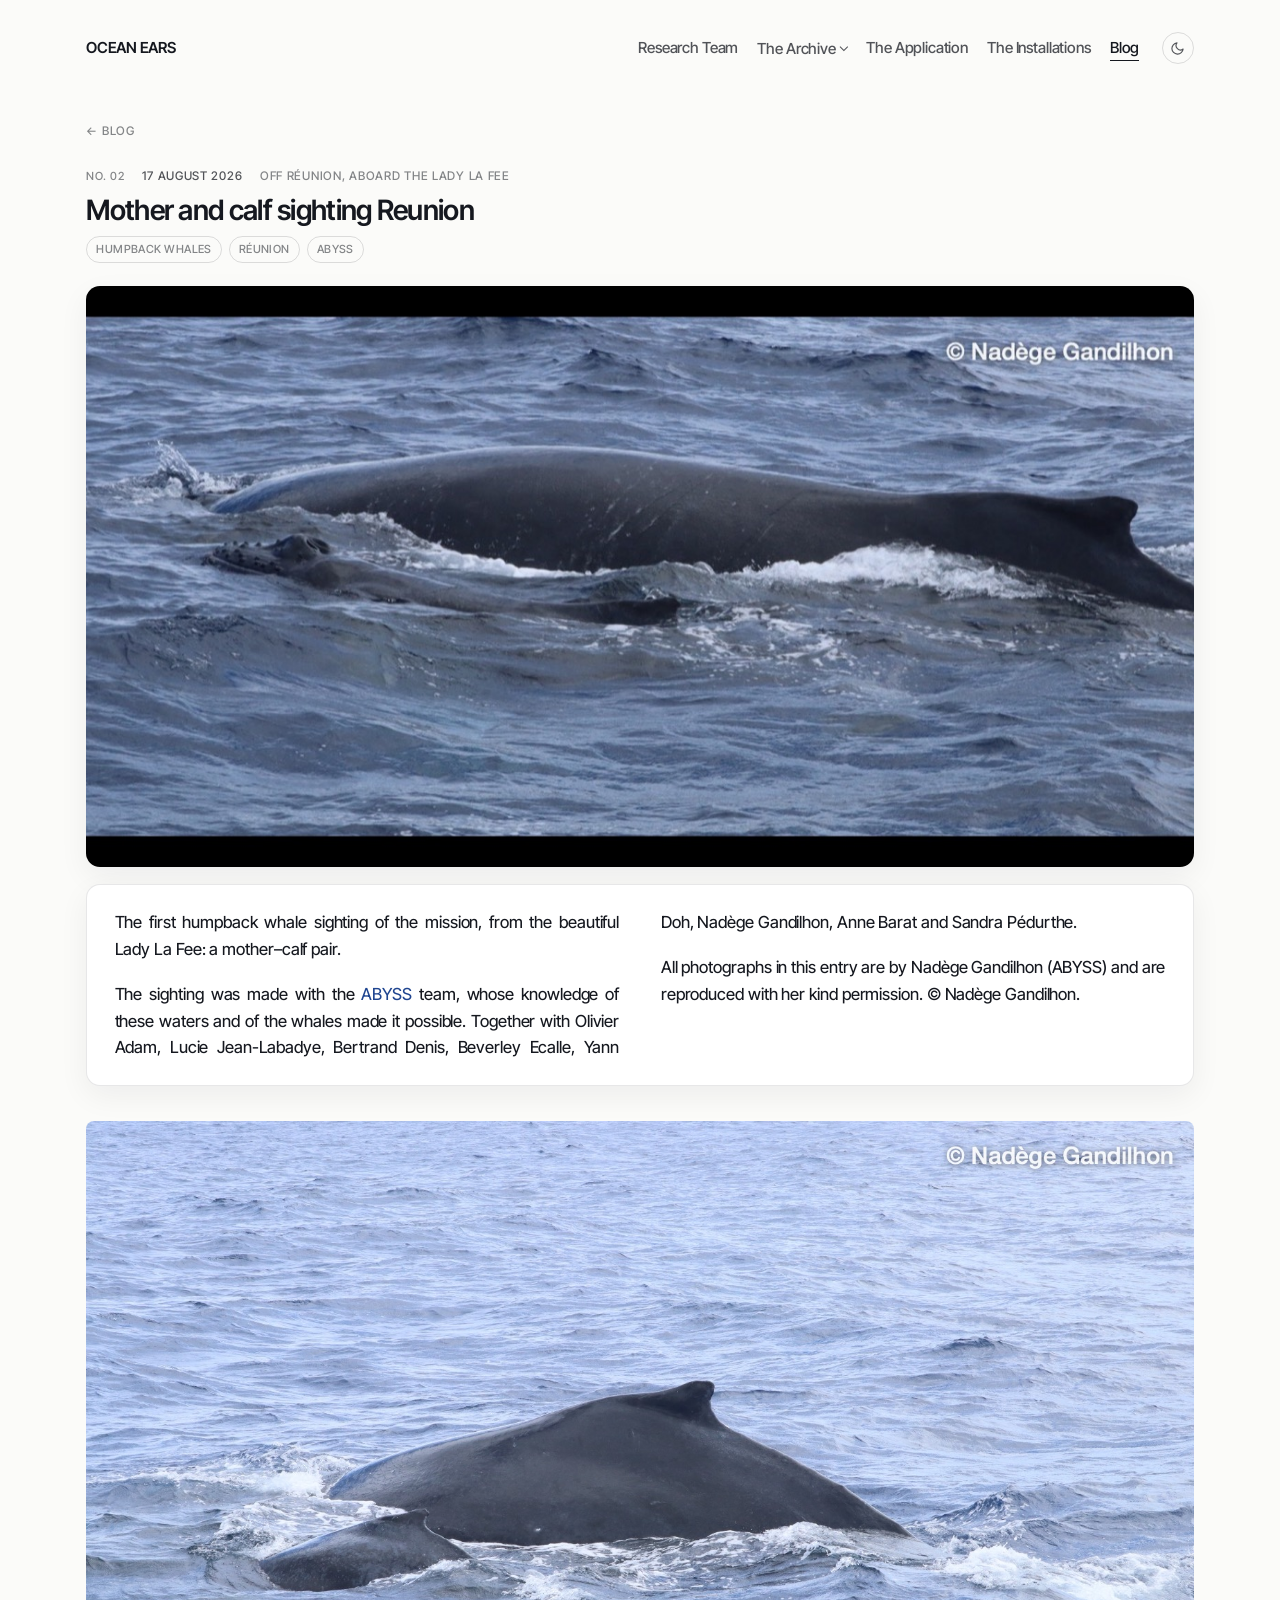
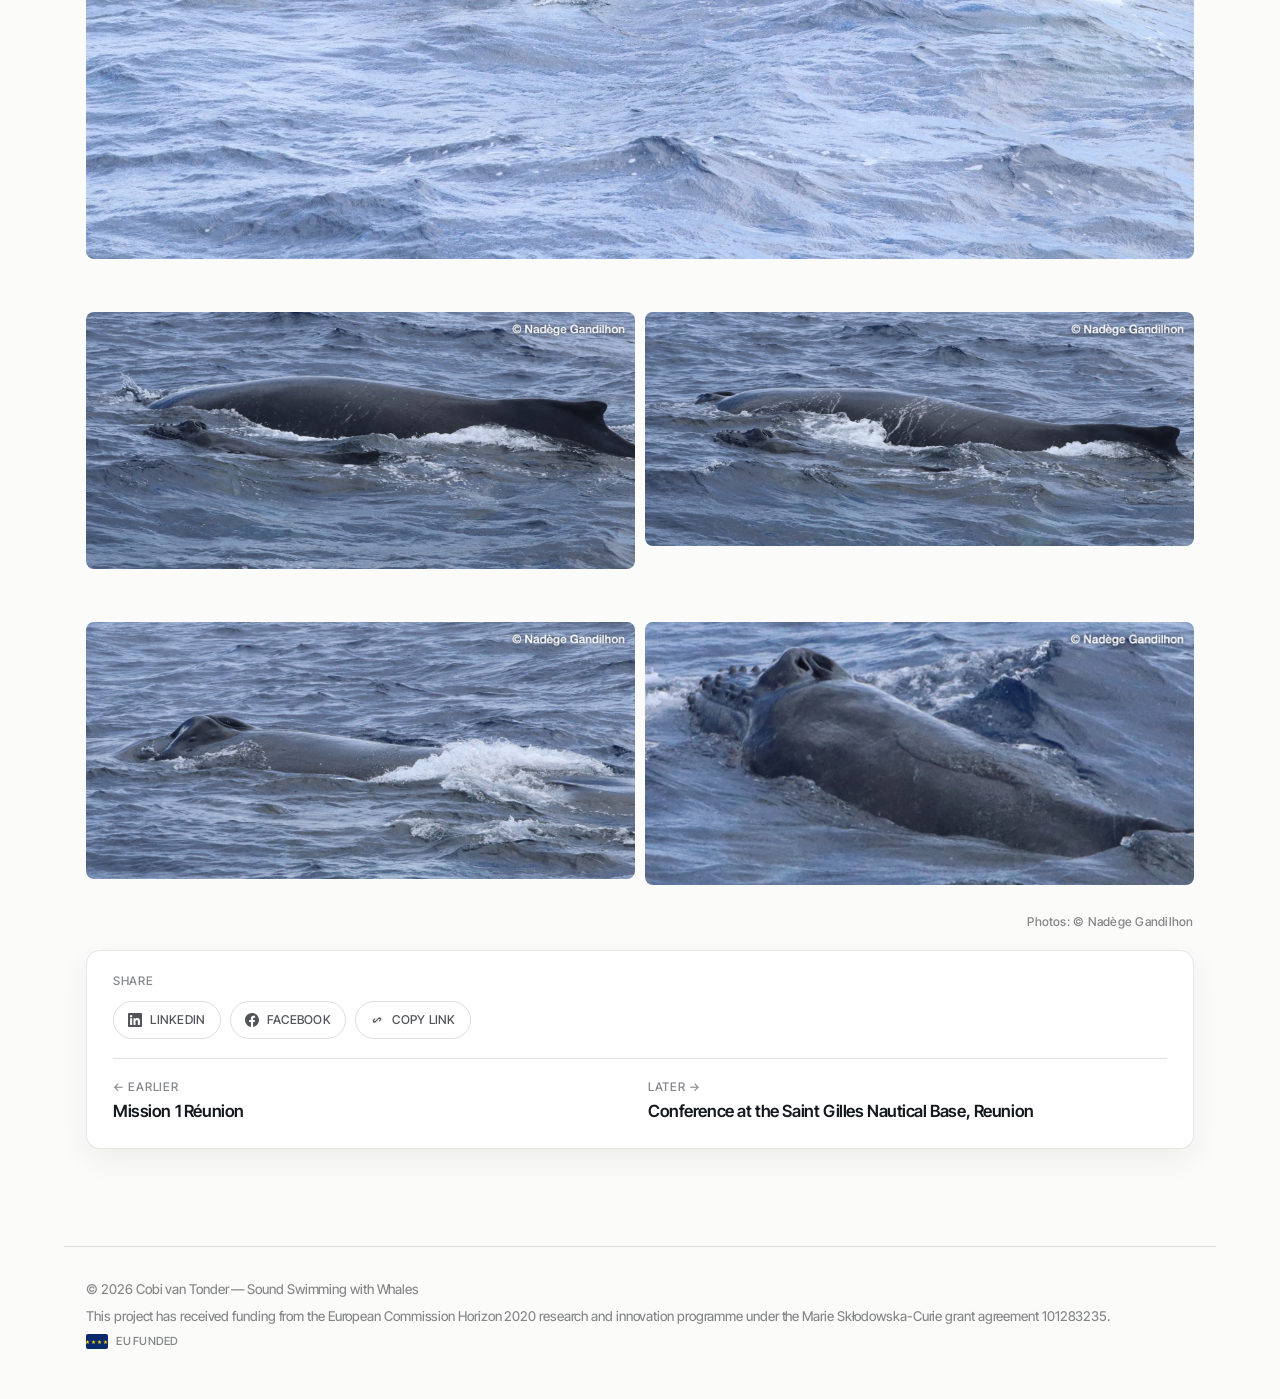
<file: blog/2026-08-17-mother-and-calf-sighting-reunion/index.html>
<!DOCTYPE html>
<html lang="en">
<head>
<meta charset="UTF-8" />
<script>(function(){try{if(localStorage.getItem("theme")==="ocean")document.documentElement.setAttribute("data-theme","ocean");}catch(e){}})();</script>


<meta name="viewport" content="width=device-width, initial-scale=1.0" />
<title>Mother and calf sighting Reunion — OCEAN EARS</title>
<meta name="description" content="The first humpback whale sighting of the mission, a mother and calf, seen from the Lady La Fee with the ABYSS team. Photos by Nadège Gandilhon." />
<!-- Share preview tags (LinkedIn, Facebook, WhatsApp, iMessage, Slack) -->
<meta property="og:type" content="article">
<meta property="og:site_name" content="OCEAN EARS">
<meta property="og:title" content="Mother and calf sighting Reunion">
<meta property="og:description" content="The first humpback whale sighting of the mission, a mother and calf, seen from the Lady La Fee with the ABYSS team. Photos by Nadège Gandilhon.">
<meta property="og:url" content="https://oceanears.eu/blog/2026-08-17-mother-and-calf-sighting-reunion/">
<meta property="og:image" content="https://oceanears.eu/blog/2026-08-17-mother-and-calf-sighting-reunion/media/cover.jpg">
<meta property="og:image:width" content="1200">
<meta property="og:image:height" content="630">
<meta name="twitter:card" content="summary_large_image">
<meta name="twitter:title" content="Mother and calf sighting Reunion">
<meta name="twitter:description" content="The first humpback whale sighting of the mission, a mother and calf, seen from the Lady La Fee with the ABYSS team. Photos by Nadège Gandilhon.">
<meta name="twitter:image" content="https://oceanears.eu/blog/2026-08-17-mother-and-calf-sighting-reunion/media/cover.jpg">
<link rel="preconnect" href="https://fonts.googleapis.com"><link rel="preconnect" href="https://fonts.gstatic.com" crossorigin><link href="https://fonts.googleapis.com/css2?family=Inter+Tight:wght@400;450;500;600;700&display=swap" rel="stylesheet">
<link rel="stylesheet" href="../../assets/site.css"><link rel="stylesheet" href="../../blog/blog.css">
</head>
<body>
<canvas id="seafield"></canvas>

<div class="topbar">
  <a class="mark" href="../../">OCEAN&nbsp;EARS</a>
  <nav>
    <a href="../../team/">Research Team</a>
    <div class="menu">
      <button class="menu-btn" type="button" aria-haspopup="true" aria-expanded="false">The Archive<span class="caret" aria-hidden="true"></span></button>
      <div class="sub" hidden>
        <a href="../../archive/">The Archive</a>
        <a href="../../archive/whales/">About whales</a>
      </div>
    </div>
    <a href="../../application/">The Application</a>
    <a href="../../installations/">The Installations</a>
    <a href="../../blog/" aria-current="page">Blog</a>
    <button class="theme-toggle" type="button" aria-label="Switch between paper and ocean" aria-pressed="false"><svg class="sun" viewBox="0 0 24 24"><circle cx="12" cy="12" r="4"/><path d="M12 2v2M12 20v2M2 12h2M20 12h2M4.9 4.9l1.4 1.4M17.7 17.7l1.4 1.4M4.9 19.1l1.4-1.4M17.7 6.3l1.4-1.4"/></svg><svg class="moon" viewBox="0 0 24 24"><path d="M21 12.8A9 9 0 1 1 11.2 3a7 7 0 0 0 9.8 9.8z"/></svg></button>
  </nav>
</div>

<main class="wrap">
<article class="entry narrow">
  <div class="glass title">
  <a class="back" href="../">&larr; Blog</a>

  <header class="entry-head">
    <div class="meta"><span class="no">No. 02</span><time datetime="2026-08-17">17 August 2026</time><span>Off Réunion, aboard the Lady La Fee</span></div>
    <h1>Mother and calf sighting Reunion</h1>
    <div class="tags"><span class="tag">Humpback whales</span><span class="tag">Réunion</span><span class="tag">Abyss</span></div>
  </header>
  </div>

  <figure class="cover">
    <img src="media/cover.jpg" alt="A humpback whale mother and calf at the surface off Réunion">
  </figure>

  <div class="prose">
    <p>The first humpback whale sighting of the mission, from the beautiful Lady La Fee: a mother&ndash;calf pair.</p>
    <p>The sighting was made with the <a href="https://www.abyss-oi.com/" target="_blank" rel="noopener">ABYSS</a> team, whose knowledge of these waters and of the whales made it possible. Together with Olivier Adam, Lucie Jean-Labadye, Bertrand Denis, Beverley Ecalle, Yann Doh, Nadège Gandilhon, Anne Barat and Sandra Pédurthe.</p>
    <p>All photographs in this entry are by Nadège Gandilhon (ABYSS) and are reproduced with her kind permission. &copy; Nadège Gandilhon.</p>
  </div>

  <div class="gallery natural" data-n="1">
    <figure><img src="media/photo-01.jpg" alt="Humpback whale mother and calf surfacing" loading="lazy"></figure>
  </div>
  <div class="gallery natural" data-n="2">
    <figure><img src="media/photo-02.jpg" alt="Mother and calf side by side" loading="lazy"></figure>
    <figure><img src="media/photo-03.jpg" alt="Mother and calf side by side" loading="lazy"></figure>
  </div>
  <div class="gallery natural" data-n="2">
    <figure><img src="media/photo-04.jpg" alt="Mother and calf with white water" loading="lazy"></figure>
    <figure><img src="media/photo-05.jpg" alt="Close view of a humpback head at the surface" loading="lazy"></figure>
  </div>
  <p class="credit-line">Photos: &copy; Nad&egrave;ge Gandilhon</p>

  <div class="glass foot">
  <div class="share">
    <div class="h">Share</div>
    <div class="row">
      <a class="sbtn linkedin" target="_blank" rel="noopener"><svg viewBox="0 0 24 24"><path d="M20.45 20.45h-3.55v-5.57c0-1.33-.03-3.04-1.85-3.04-1.85 0-2.14 1.45-2.14 2.94v5.67H9.36V9h3.41v1.56h.05c.47-.9 1.63-1.85 3.36-1.85 3.6 0 4.27 2.37 4.27 5.45v6.29zM5.34 7.43a2.06 2.06 0 1 1 0-4.12 2.06 2.06 0 0 1 0 4.12zM7.12 20.45H3.56V9h3.56v11.45zM22.22 0H1.77C.79 0 0 .77 0 1.73v20.54C0 23.23.79 24 1.77 24h20.45c.98 0 1.78-.77 1.78-1.73V1.73C24 .77 23.2 0 22.22 0z"/></svg><span>LinkedIn</span></a>
      <a class="sbtn facebook" target="_blank" rel="noopener"><svg viewBox="0 0 24 24"><path d="M24 12.07C24 5.4 18.63 0 12 0S0 5.4 0 12.07C0 18.1 4.39 23.09 10.13 24v-8.44H7.08v-3.49h3.05V9.41c0-3.02 1.79-4.69 4.53-4.69 1.31 0 2.68.24 2.68.24v2.97h-1.51c-1.49 0-1.96.93-1.96 1.88v2.26h3.33l-.53 3.49h-2.8V24C19.61 23.09 24 18.1 24 12.07z"/></svg><span>Facebook</span></a>
      <button class="sbtn copy" type="button"><svg viewBox="0 0 24 24"><path d="M10.6 13.4a1 1 0 0 1 0-1.4l3.4-3.4a3 3 0 1 1 4.2 4.2l-1.5 1.5a1 1 0 0 1-1.4-1.4l1.5-1.5a1 1 0 0 0-1.4-1.4L12 13.4a1 1 0 0 1-1.4 0zm2.8-2.8a1 1 0 0 1 0 1.4L10 15.4a3 3 0 1 1-4.2-4.2l1.5-1.5a1 1 0 1 1 1.4 1.4L7.2 12.6a1 1 0 0 0 1.4 1.4L12 10.6a1 1 0 0 1 1.4 0z"/></svg><span>Copy link</span></button>
      <button class="sbtn native" type="button"><svg viewBox="0 0 24 24"><path d="M18 16a3 3 0 0 0-2.4 1.2l-7-3.5a3 3 0 0 0 0-1.4l7-3.5A3 3 0 1 0 15 7a3 3 0 0 0 .1.7l-7 3.5a3 3 0 1 0 0 3.6l7 3.5A3 3 0 1 0 18 16z"/></svg><span>Share&hellip;</span></button>
    </div>
  </div>

  <nav class="pn">
    <a class="prev" href="../2026-08-14-reunion/"><div class="k">&larr; Earlier</div><div class="t">Mission 1 Réunion</div></a>
    <a class="next" href="../2026-08-21-conference-bno-saint-gilles/"><div class="k">Later &rarr;</div><div class="t">Conference at the Saint Gilles Nautical Base, Reunion</div></a>
  </nav>
  </div>
</article>
</main>

<footer>
  <div class="copyright">&copy; 2026 Cobi van Tonder &mdash; Sound Swimming with Whales</div>
  <div class="funding">This project has received funding from the European Commission Horizon 2020 research and innovation programme under the Marie Sk&#322;odowska-Curie grant agreement 101283235.</div>
  <div class="footflag"><span class="eu"></span> EU&nbsp;FUNDED</div>
</footer>
<script src="../../assets/site.js"></script>
<script src="../blog.js"></script>
</body>
</html>
</file>
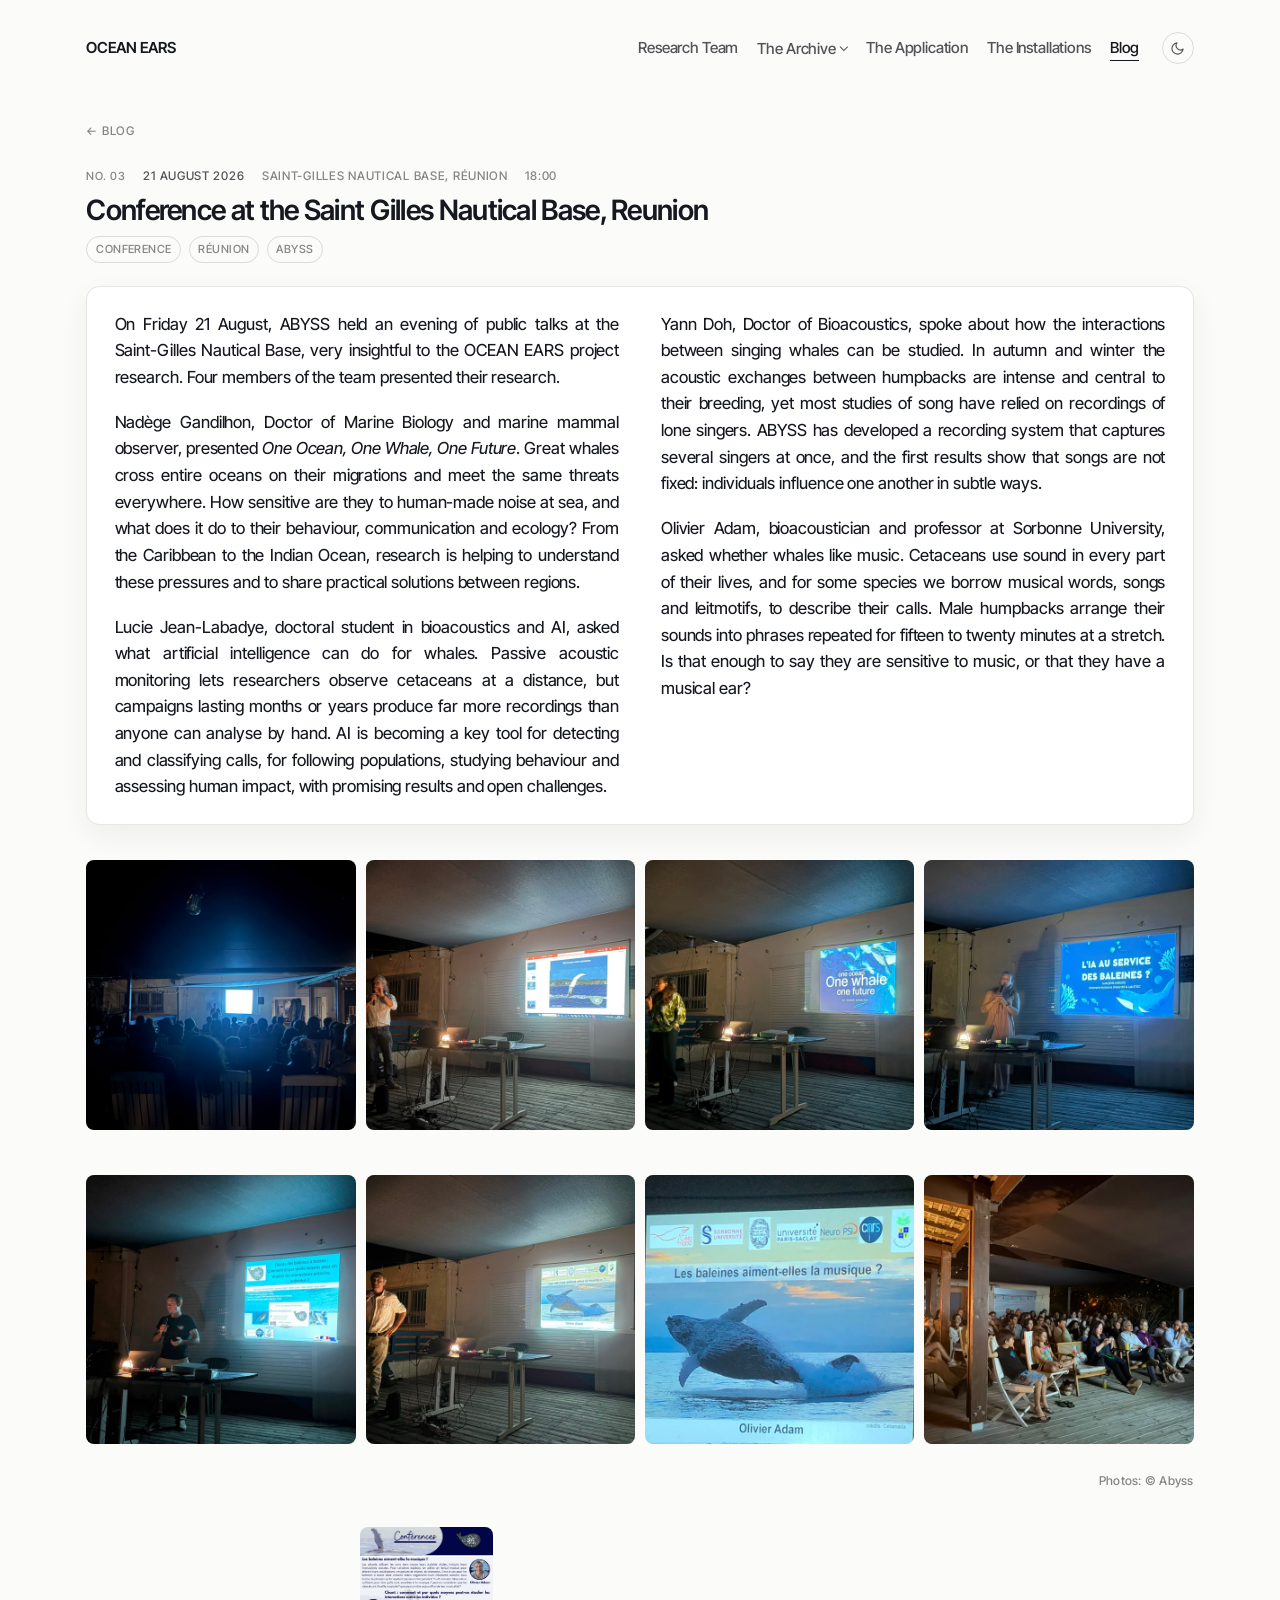
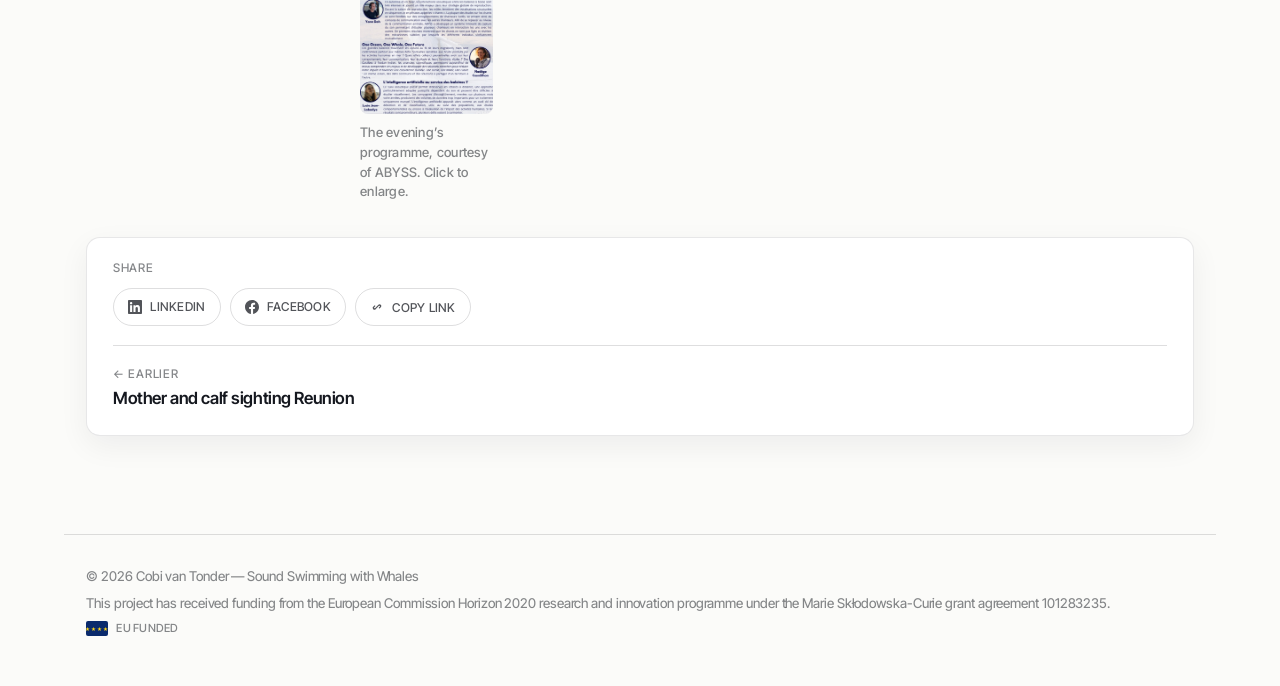
<file: blog/2026-08-21-conference-bno-saint-gilles/index.html>
<!DOCTYPE html>
<html lang="en">
<head>
<meta charset="UTF-8" />
<script>(function(){try{if(localStorage.getItem("theme")==="ocean")document.documentElement.setAttribute("data-theme","ocean");}catch(e){}})();</script>


<meta name="viewport" content="width=device-width, initial-scale=1.0" />
<title>Conference at the Saint Gilles Nautical Base, Reunion — OCEAN EARS</title>
<meta name="description" content="On Friday 21 August, ABYSS held an evening of public talks at the Saint-Gilles Nautical Base, very insightful to the OCEAN EARS project research." />
<!-- Share preview tags (LinkedIn, Facebook, WhatsApp, iMessage, Slack) -->
<meta property="og:type" content="article">
<meta property="og:site_name" content="OCEAN EARS">
<meta property="og:title" content="Conference at the Saint Gilles Nautical Base, Reunion">
<meta property="og:description" content="On Friday 21 August, ABYSS held an evening of public talks at the Saint-Gilles Nautical Base, very insightful to the OCEAN EARS project research.">
<meta property="og:url" content="https://oceanears.eu/blog/2026-08-21-conference-bno-saint-gilles/">
<meta property="og:image" content="https://oceanears.eu/blog/2026-08-21-conference-bno-saint-gilles/media/share.jpg">
<meta property="og:image:width" content="1200">
<meta property="og:image:height" content="630">
<meta name="twitter:card" content="summary_large_image">
<meta name="twitter:image" content="https://oceanears.eu/blog/2026-08-21-conference-bno-saint-gilles/media/share.jpg">
<meta name="twitter:title" content="Conference at the Saint Gilles Nautical Base, Reunion">
<meta name="twitter:description" content="On Friday 21 August, ABYSS held an evening of public talks at the Saint-Gilles Nautical Base, very insightful to the OCEAN EARS project research.">
<link rel="preconnect" href="https://fonts.googleapis.com"><link rel="preconnect" href="https://fonts.gstatic.com" crossorigin><link href="https://fonts.googleapis.com/css2?family=Inter+Tight:wght@400;450;500;600;700&display=swap" rel="stylesheet">
<link rel="stylesheet" href="../../assets/site.css"><link rel="stylesheet" href="../../blog/blog.css">
</head>
<body>
<canvas id="seafield"></canvas>

<div class="topbar">
  <a class="mark" href="../../">OCEAN&nbsp;EARS</a>
  <nav>
    <a href="../../team/">Research Team</a>
    <div class="menu">
      <button class="menu-btn" type="button" aria-haspopup="true" aria-expanded="false">The Archive<span class="caret" aria-hidden="true"></span></button>
      <div class="sub" hidden>
        <a href="../../archive/">The Archive</a>
        <a href="../../archive/whales/">About whales</a>
      </div>
    </div>
    <a href="../../application/">The Application</a>
    <a href="../../installations/">The Installations</a>
    <a href="../../blog/" aria-current="page">Blog</a>
    <button class="theme-toggle" type="button" aria-label="Switch between paper and ocean" aria-pressed="false"><svg class="sun" viewBox="0 0 24 24"><circle cx="12" cy="12" r="4"/><path d="M12 2v2M12 20v2M2 12h2M20 12h2M4.9 4.9l1.4 1.4M17.7 17.7l1.4 1.4M4.9 19.1l1.4-1.4M17.7 6.3l1.4-1.4"/></svg><svg class="moon" viewBox="0 0 24 24"><path d="M21 12.8A9 9 0 1 1 11.2 3a7 7 0 0 0 9.8 9.8z"/></svg></button>
  </nav>
</div>

<main class="wrap">
<article class="entry narrow">
  <div class="glass title">
  <a class="back" href="../">&larr; Blog</a>

  <header class="entry-head">
    <div class="meta"><span class="no">No. 03</span><time datetime="2026-08-21">21 August 2026</time><span>Saint-Gilles Nautical Base, Réunion</span><span>18:00</span></div>
    <h1>Conference at the Saint Gilles Nautical Base, Reunion</h1>
    <div class="tags"><span class="tag">Conference</span><span class="tag">Réunion</span><span class="tag">Abyss</span></div>
  </header>
  </div>

  <div class="prose">
    <p>On Friday 21 August, ABYSS held an evening of public talks at the Saint-Gilles Nautical Base, very insightful to the OCEAN EARS project research. Four members of the team presented their research.</p>
    <p>Nadège Gandilhon, Doctor of Marine Biology and marine mammal observer, presented <em>One Ocean, One Whale, One Future</em>. Great whales cross entire oceans on their migrations and meet the same threats everywhere. How sensitive are they to human-made noise at sea, and what does it do to their behaviour, communication and ecology? From the Caribbean to the Indian Ocean, research is helping to understand these pressures and to share practical solutions between regions.</p>
    <p>Lucie Jean-Labadye, doctoral student in bioacoustics and AI, asked what artificial intelligence can do for whales. Passive acoustic monitoring lets researchers observe cetaceans at a distance, but campaigns lasting months or years produce far more recordings than anyone can analyse by hand. AI is becoming a key tool for detecting and classifying calls, for following populations, studying behaviour and assessing human impact, with promising results and open challenges.</p>
    <p>Yann Doh, Doctor of Bioacoustics, spoke about how the interactions between singing whales can be studied. In autumn and winter the acoustic exchanges between humpbacks are intense and central to their breeding, yet most studies of song have relied on recordings of lone singers. ABYSS has developed a recording system that captures several singers at once, and the first results show that songs are not fixed: individuals influence one another in subtle ways.</p>
    <p>Olivier Adam, bioacoustician and professor at Sorbonne University, asked whether whales like music. Cetaceans use sound in every part of their lives, and for some species we borrow musical words, songs and leitmotifs, to describe their calls. Male humpbacks arrange their sounds into phrases repeated for fifteen to twenty minutes at a stretch. Is that enough to say they are sensitive to music, or that they have a musical ear?</p>
  </div>

  <div class="gallery">
    <figure><img src="media/photo-01.jpg" alt="" loading="lazy"></figure>
    <figure><img src="media/photo-02.jpg" alt="" loading="lazy"></figure>
    <figure><img src="media/photo-03.jpg" alt="" loading="lazy"></figure>
    <figure><img src="media/photo-04.jpg" alt="" loading="lazy"></figure>
    <figure><img src="media/photo-05.jpg" alt="" loading="lazy"></figure>
    <figure><img src="media/photo-06.jpg" alt="" loading="lazy"></figure>
    <figure><img src="media/photo-07.jpg" alt="" loading="lazy"></figure>
    <figure><img src="media/photo-08.jpg" alt="" loading="lazy"></figure>
  </div>
  <p class="credit-line">Photos: &copy; Abyss</p>

  <div class="gallery flyer" data-n="1">
    <figure><img src="media/flyer.jpg" alt="The ABYSS conference programme, in French" loading="lazy"><figcaption>The evening&rsquo;s programme, courtesy of ABYSS. Click to enlarge.</figcaption></figure>
  </div>

  <div class="glass foot">
  <div class="share">
    <div class="h">Share</div>
    <div class="row">
      <a class="sbtn linkedin" target="_blank" rel="noopener"><svg viewBox="0 0 24 24"><path d="M20.45 20.45h-3.55v-5.57c0-1.33-.03-3.04-1.85-3.04-1.85 0-2.14 1.45-2.14 2.94v5.67H9.36V9h3.41v1.56h.05c.47-.9 1.63-1.85 3.36-1.85 3.6 0 4.27 2.37 4.27 5.45v6.29zM5.34 7.43a2.06 2.06 0 1 1 0-4.12 2.06 2.06 0 0 1 0 4.12zM7.12 20.45H3.56V9h3.56v11.45zM22.22 0H1.77C.79 0 0 .77 0 1.73v20.54C0 23.23.79 24 1.77 24h20.45c.98 0 1.78-.77 1.78-1.73V1.73C24 .77 23.2 0 22.22 0z"/></svg><span>LinkedIn</span></a>
      <a class="sbtn facebook" target="_blank" rel="noopener"><svg viewBox="0 0 24 24"><path d="M24 12.07C24 5.4 18.63 0 12 0S0 5.4 0 12.07C0 18.1 4.39 23.09 10.13 24v-8.44H7.08v-3.49h3.05V9.41c0-3.02 1.79-4.69 4.53-4.69 1.31 0 2.68.24 2.68.24v2.97h-1.51c-1.49 0-1.96.93-1.96 1.88v2.26h3.33l-.53 3.49h-2.8V24C19.61 23.09 24 18.1 24 12.07z"/></svg><span>Facebook</span></a>
      <button class="sbtn copy" type="button"><svg viewBox="0 0 24 24"><path d="M10.6 13.4a1 1 0 0 1 0-1.4l3.4-3.4a3 3 0 1 1 4.2 4.2l-1.5 1.5a1 1 0 0 1-1.4-1.4l1.5-1.5a1 1 0 0 0-1.4-1.4L12 13.4a1 1 0 0 1-1.4 0zm2.8-2.8a1 1 0 0 1 0 1.4L10 15.4a3 3 0 1 1-4.2-4.2l1.5-1.5a1 1 0 1 1 1.4 1.4L7.2 12.6a1 1 0 0 0 1.4 1.4L12 10.6a1 1 0 0 1 1.4 0z"/></svg><span>Copy link</span></button>
      <button class="sbtn native" type="button"><svg viewBox="0 0 24 24"><path d="M18 16a3 3 0 0 0-2.4 1.2l-7-3.5a3 3 0 0 0 0-1.4l7-3.5A3 3 0 1 0 15 7a3 3 0 0 0 .1.7l-7 3.5a3 3 0 1 0 0 3.6l7 3.5A3 3 0 1 0 18 16z"/></svg><span>Share&hellip;</span></button>
    </div>
  </div>

  <nav class="pn">
    <a class="prev" href="../2026-08-17-mother-and-calf-sighting-reunion/"><div class="k">&larr; Earlier</div><div class="t">Mother and calf sighting Reunion</div></a>
    <span></span>
  </nav>
  </div>
</article>
</main>

<footer>
  <div class="copyright">&copy; 2026 Cobi van Tonder &mdash; Sound Swimming with Whales</div>
  <div class="funding">This project has received funding from the European Commission Horizon 2020 research and innovation programme under the Marie Sk&#322;odowska-Curie grant agreement 101283235.</div>
  <div class="footflag"><span class="eu"></span> EU&nbsp;FUNDED</div>
</footer>
<script src="../../assets/site.js"></script>
<script src="../blog.js"></script>
</body>
</html>
</file>
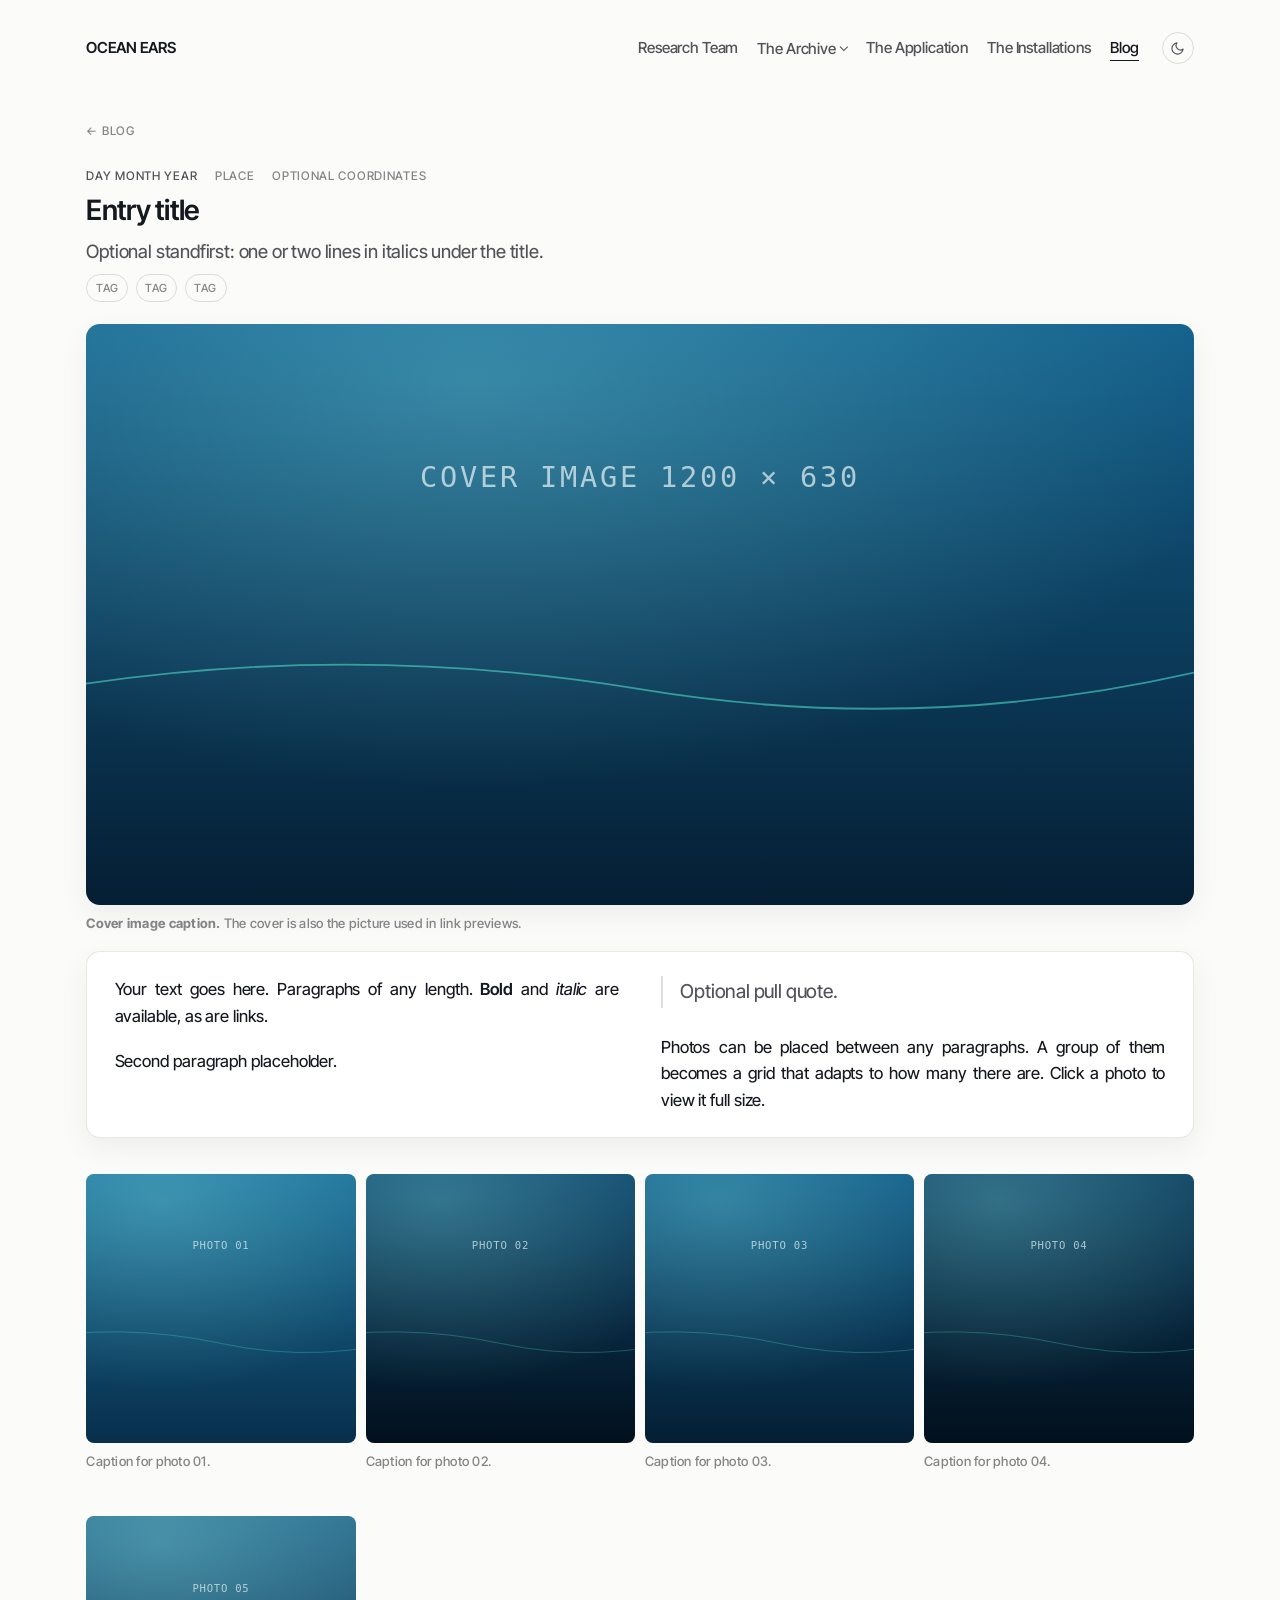
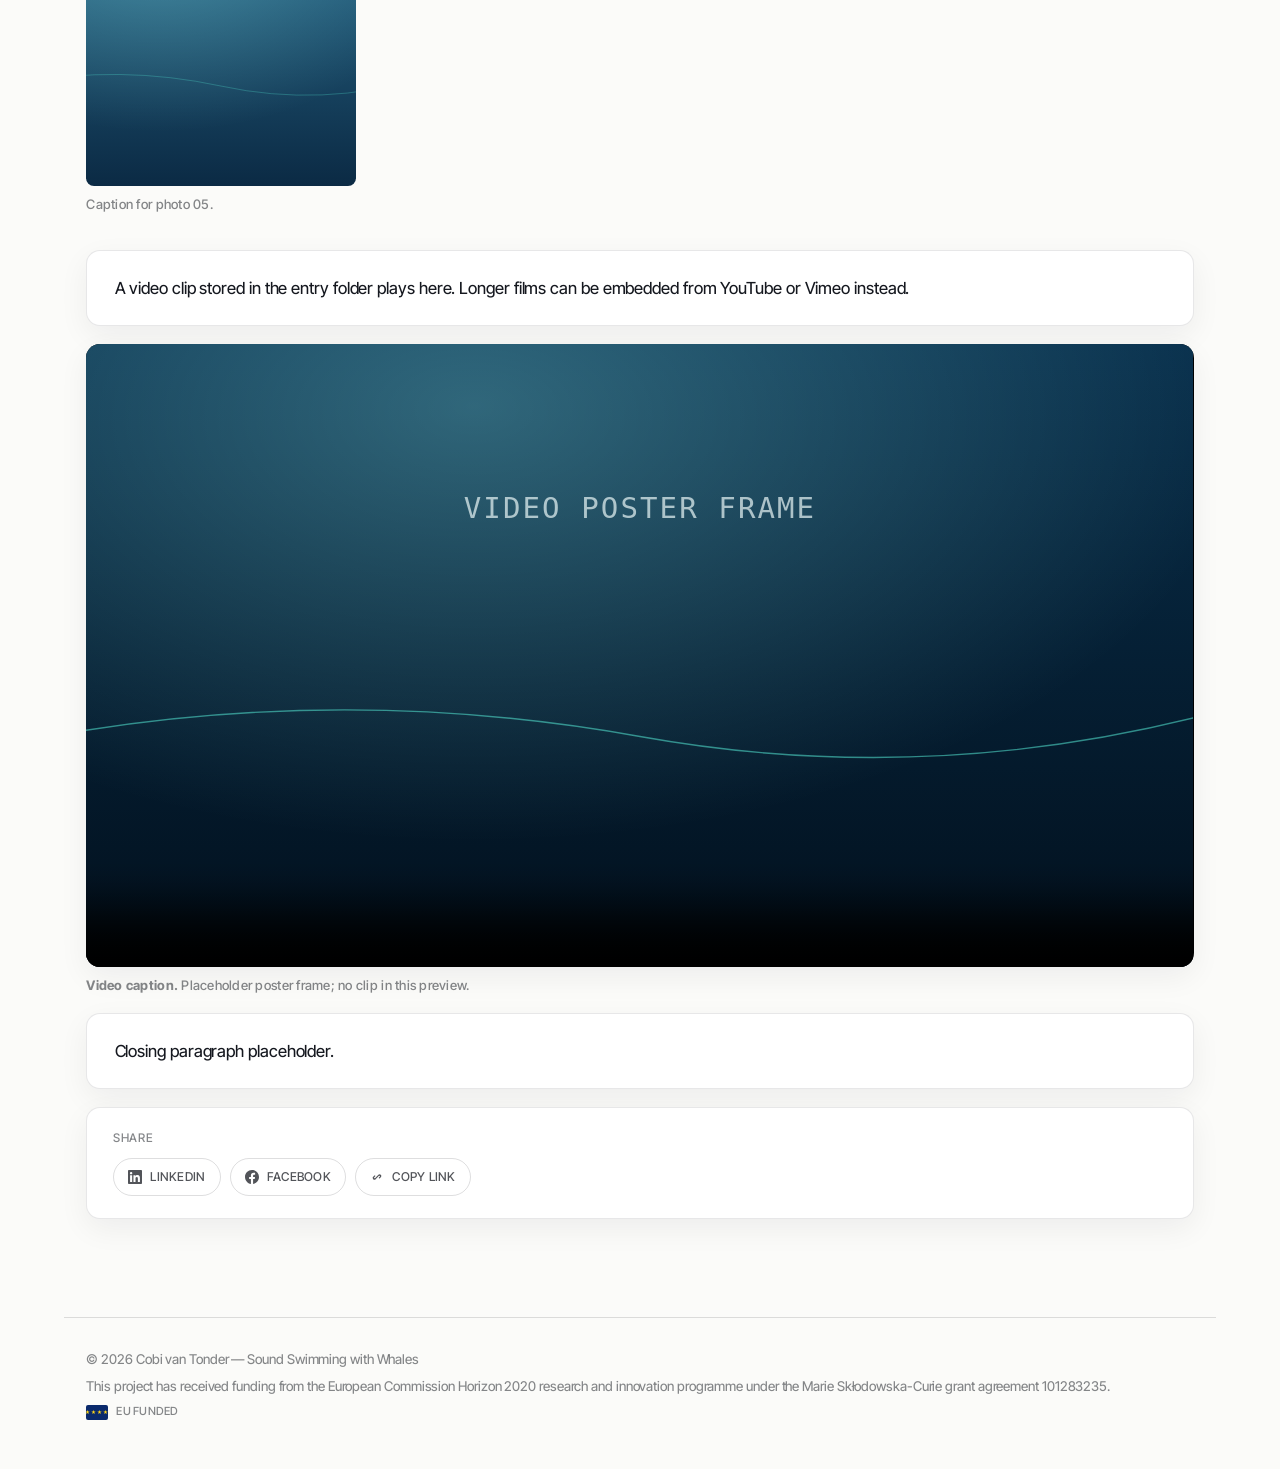
<file: blog/_template/index.html>
<!-- TEMPLATE. Copy this folder to blog/YYYY-MM-DD-slug/, replace every placeholder, add a card at the top of the .cards grid on blog/index.html (all entries are equal cards, newest first). Folders starting with _ are not published by GitHub Pages. -->
<!DOCTYPE html>
<html lang="en">
<head>
<meta charset="UTF-8" />
<script>(function(){try{if(localStorage.getItem("theme")==="ocean")document.documentElement.setAttribute("data-theme","ocean");}catch(e){}})();</script>


<meta name="viewport" content="width=device-width, initial-scale=1.0" />
<title>Entry title — OCEAN EARS</title>
<meta name="description" content="One-line summary of the entry. This same line is what LinkedIn and Facebook show under the link." />
<!-- Share preview tags (LinkedIn, Facebook, WhatsApp, iMessage, Slack) -->
<meta property="og:type" content="article">
<meta property="og:site_name" content="OCEAN EARS">
<meta property="og:title" content="Entry title">
<meta property="og:description" content="One-line summary of the entry. This same line is what LinkedIn and Facebook show under the link.">
<meta property="og:url" content="https://oceanears.eu/blog/YYYY-MM-DD-slug/">
<meta property="og:image" content="https://oceanears.eu/blog/YYYY-MM-DD-slug/media/cover.jpg">
<meta property="og:image:width" content="1200">
<meta property="og:image:height" content="630">
<meta name="twitter:card" content="summary_large_image">
<meta name="twitter:title" content="Entry title">
<meta name="twitter:description" content="One-line summary of the entry. This same line is what LinkedIn and Facebook show under the link.">
<meta name="twitter:image" content="https://oceanears.eu/blog/YYYY-MM-DD-slug/media/cover.jpg">
<link rel="preconnect" href="https://fonts.googleapis.com"><link rel="preconnect" href="https://fonts.gstatic.com" crossorigin><link href="https://fonts.googleapis.com/css2?family=Inter+Tight:wght@400;450;500;600;700&display=swap" rel="stylesheet">
<link rel="stylesheet" href="../../assets/site.css"><link rel="stylesheet" href="../../blog/blog.css">
</head>
<body>
<canvas id="seafield"></canvas>

<div class="topbar">
  <a class="mark" href="../../">OCEAN&nbsp;EARS</a>
  <nav>
    <a href="../../team/">Research Team</a>
    <div class="menu">
      <button class="menu-btn" type="button" aria-haspopup="true" aria-expanded="false">The Archive<span class="caret" aria-hidden="true"></span></button>
      <div class="sub" hidden>
        <a href="../../archive/">The Archive</a>
        <a href="../../archive/whales/">About whales</a>
      </div>
    </div>
    <a href="../../application/">The Application</a>
    <a href="../../installations/">The Installations</a>
    <a href="../../blog/" aria-current="page">Blog</a>
    <button class="theme-toggle" type="button" aria-label="Switch between paper and ocean" aria-pressed="false"><svg class="sun" viewBox="0 0 24 24"><circle cx="12" cy="12" r="4"/><path d="M12 2v2M12 20v2M2 12h2M20 12h2M4.9 4.9l1.4 1.4M17.7 17.7l1.4 1.4M4.9 19.1l1.4-1.4M17.7 6.3l1.4-1.4"/></svg><svg class="moon" viewBox="0 0 24 24"><path d="M21 12.8A9 9 0 1 1 11.2 3a7 7 0 0 0 9.8 9.8z"/></svg></button>
  </nav>
</div>

<main class="wrap">
<article class="entry narrow">
  <div class="glass title">
  <a class="back" href="../">&larr; Blog</a>

  <header class="entry-head">
    <div class="meta"><time datetime="YYYY-MM-DD">Day Month Year</time><span>Place</span><span>Optional coordinates</span></div>
    <h1>Entry title</h1>
    <p class="stand">Optional standfirst: one or two lines in italics under the title.</p>
    <div class="tags"><span class="tag">Tag</span><span class="tag">Tag</span><span class="tag">Tag</span></div>
  </header>
  </div>

  <figure class="cover">
    <img src="media/cover.svg" alt="">
    <figcaption><b>Cover image caption.</b> The cover is also the picture used in link previews.</figcaption>
  </figure>

  <div class="prose">
    <p>Your text goes here. Paragraphs of any length. <strong>Bold</strong> and <em>italic</em> are available, as are links.</p>
    <p>Second paragraph placeholder.</p>
    <blockquote>Optional pull quote.</blockquote>
    <p>Photos can be placed between any paragraphs. A group of them becomes a grid that adapts to how many there are. Click a photo to view it full size.</p>
  </div>

  <div class="gallery" data-n="5">
    <figure><img src="media/photo-01.svg" alt=""><figcaption>Caption for photo 01.</figcaption></figure>
    <figure><img src="media/photo-02.svg" alt=""><figcaption>Caption for photo 02.</figcaption></figure>
    <figure><img src="media/photo-03.svg" alt=""><figcaption>Caption for photo 03.</figcaption></figure>
    <figure><img src="media/photo-04.svg" alt=""><figcaption>Caption for photo 04.</figcaption></figure>
    <figure><img src="media/photo-05.svg" alt=""><figcaption>Caption for photo 05.</figcaption></figure>
  </div>

  <div class="prose">
    <p>A video clip stored in the entry folder plays here. Longer films can be embedded from YouTube or Vimeo instead.</p>
  </div>

  <figure class="video">
    <video controls preload="none" poster="media/clip-01-poster.svg" playsinline>
      <source src="media/clip-01.mp4" type="video/mp4">
    </video>
    <figcaption><b>Video caption.</b> Placeholder poster frame; no clip in this preview.</figcaption>
  </figure>

  <div class="prose">
    <p>Closing paragraph placeholder.</p>
  </div>

  <div class="glass foot">
  <div class="share">
    <div class="h">Share</div>
    <div class="row">
      <a class="sbtn linkedin" target="_blank" rel="noopener"><svg viewBox="0 0 24 24"><path d="M20.45 20.45h-3.55v-5.57c0-1.33-.03-3.04-1.85-3.04-1.85 0-2.14 1.45-2.14 2.94v5.67H9.36V9h3.41v1.56h.05c.47-.9 1.63-1.85 3.36-1.85 3.6 0 4.27 2.37 4.27 5.45v6.29zM5.34 7.43a2.06 2.06 0 1 1 0-4.12 2.06 2.06 0 0 1 0 4.12zM7.12 20.45H3.56V9h3.56v11.45zM22.22 0H1.77C.79 0 0 .77 0 1.73v20.54C0 23.23.79 24 1.77 24h20.45c.98 0 1.78-.77 1.78-1.73V1.73C24 .77 23.2 0 22.22 0z"/></svg><span>LinkedIn</span></a>
      <a class="sbtn facebook" target="_blank" rel="noopener"><svg viewBox="0 0 24 24"><path d="M24 12.07C24 5.4 18.63 0 12 0S0 5.4 0 12.07C0 18.1 4.39 23.09 10.13 24v-8.44H7.08v-3.49h3.05V9.41c0-3.02 1.79-4.69 4.53-4.69 1.31 0 2.68.24 2.68.24v2.97h-1.51c-1.49 0-1.96.93-1.96 1.88v2.26h3.33l-.53 3.49h-2.8V24C19.61 23.09 24 18.1 24 12.07z"/></svg><span>Facebook</span></a>
      <button class="sbtn copy" type="button"><svg viewBox="0 0 24 24"><path d="M10.6 13.4a1 1 0 0 1 0-1.4l3.4-3.4a3 3 0 1 1 4.2 4.2l-1.5 1.5a1 1 0 0 1-1.4-1.4l1.5-1.5a1 1 0 0 0-1.4-1.4L12 13.4a1 1 0 0 1-1.4 0zm2.8-2.8a1 1 0 0 1 0 1.4L10 15.4a3 3 0 1 1-4.2-4.2l1.5-1.5a1 1 0 1 1 1.4 1.4L7.2 12.6a1 1 0 0 0 1.4 1.4L12 10.6a1 1 0 0 1 1.4 0z"/></svg><span>Copy link</span></button>
      <button class="sbtn native" type="button"><svg viewBox="0 0 24 24"><path d="M18 16a3 3 0 0 0-2.4 1.2l-7-3.5a3 3 0 0 0 0-1.4l7-3.5A3 3 0 1 0 15 7a3 3 0 0 0 .1.7l-7 3.5a3 3 0 1 0 0 3.6l7 3.5A3 3 0 1 0 18 16z"/></svg><span>Share&hellip;</span></button>
    </div>
  </div>
  </div>

</article>
</main>

<footer>
  <div class="copyright">&copy; 2026 Cobi van Tonder &mdash; Sound Swimming with Whales</div>
  <div class="funding">This project has received funding from the European Commission Horizon 2020 research and innovation programme under the Marie Sk&#322;odowska-Curie grant agreement 101283235.</div>
  <div class="footflag"><span class="eu"></span> EU&nbsp;FUNDED</div>
</footer>
<script src="../../assets/site.js"></script>
<script src="../blog.js"></script>
</body>
</html>
</file>
<file: assets/site.css>
/* OCEAN EARS — calm stylesheet.
   Paper by default; the menu button switches to the Réunion blues (data-theme="ocean").
   Quiet type, one column, cards only where content comes in pieces. */
:root{
  --bg:#fbfbf9; --ink:#15181f; --ink-2:rgba(21,24,31,.74); --ink-3:rgba(21,24,31,.52);
  --rule:rgba(21,24,31,.14); --accent:#1f4590; --accent-soft:rgba(31,69,144,.08);
  --card:#ffffff; --card-edge:rgba(21,24,31,.1); --card-shadow:0 10px 30px rgba(21,24,31,.06);
  /* names still used by the diagrams, tables and blog markup */
  --foam:var(--ink); --foam-dim:var(--ink-2); --foam-faint:var(--ink-3);
  --glow:var(--accent); --glow-2:var(--accent); --glow-soft:var(--accent-soft);
  --line:var(--rule); --line-strong:rgba(21,24,31,.3); --grid-line:rgba(21,24,31,.1);
  --accent-line:rgba(31,69,144,.35); --accent-line-2:rgba(31,69,144,.35); --panel:var(--accent-soft); --hover-row:rgba(31,69,144,.05);
  --scrollbar:rgba(21,24,31,.4); --abyss:#e9ecef;
  --display:"Inter Tight",Helvetica,Arial,sans-serif; --body:"Inter Tight",Helvetica,Arial,sans-serif; --mono:"Inter Tight",Helvetica,Arial,sans-serif;
  --col:50rem; --radius:14px;
}
:root[data-theme="ocean"]{
  --bg:#1f4590; --ink:#eef3fa; --ink-2:rgba(238,243,250,.84); --ink-3:rgba(238,243,250,.62);
  --rule:rgba(238,243,250,.18); --accent:#b9d8ff; --accent-soft:rgba(142,193,255,.14);
  --card:rgba(9,22,52,.42); --card-edge:rgba(142,193,255,.22); --card-shadow:0 20px 50px rgba(2,10,30,.35);
  --line-strong:rgba(238,243,250,.34); --grid-line:rgba(238,243,250,.12); --accent-line:rgba(185,216,255,.4); --accent-line-2:rgba(185,216,255,.4);
  --hover-row:rgba(142,193,255,.06); --scrollbar:rgba(238,243,250,.5); --abyss:#091634;
}
*{box-sizing:border-box;margin:0;padding:0}
html{scroll-behavior:smooth}
body{font-family:var(--body);color:var(--ink);background:var(--bg);line-height:1.65;-webkit-font-smoothing:antialiased;font-size:17px;overflow-x:hidden}
:root[data-theme="ocean"] body{background:linear-gradient(180deg,#2f62b0 0%,#1f4590 22%,#163268 50%,#0f2350 78%,#091634 100%);background-attachment:fixed}
a{color:var(--accent);text-decoration:none}
a:hover{text-decoration:underline;text-underline-offset:3px}
p{text-align:left;hyphens:auto}
img,video{max-width:100%}
.reveal{opacity:1;transform:none}
#seafield{display:none}

/* ---------- header ---------- */
.topbar{max-width:var(--col);margin:0 auto;padding:2rem 1.4rem 0;display:flex;justify-content:space-between;align-items:center;gap:1rem;flex-wrap:wrap}
.topbar .mark{font-family:var(--display);font-size:1.1rem;color:var(--ink);letter-spacing:.02em}
.topbar .mark:hover{text-decoration:none}
.topbar nav{display:flex;gap:1.2rem;flex-wrap:wrap;align-items:center}
.topbar nav a{color:var(--ink-2);font-size:.95rem}
.topbar nav a:hover{color:var(--ink);text-decoration:none}
.topbar nav a[aria-current]{color:var(--ink);border-bottom:1px solid var(--ink)}
.theme-toggle{background:none;border:1px solid var(--rule);border-radius:100px;width:32px;height:32px;display:inline-flex;align-items:center;justify-content:center;cursor:pointer;color:var(--ink-2);padding:0;margin-left:.2rem;flex:none}
.theme-toggle:hover,.theme-toggle:focus-visible{color:var(--ink);border-color:var(--ink-3);outline:none}
.theme-toggle svg{width:15px;height:15px;fill:none;stroke:currentColor;stroke-width:1.8;stroke-linecap:round;stroke-linejoin:round}
.theme-toggle .sun{display:none}.theme-toggle .moon{display:block}
:root[data-theme="ocean"] .theme-toggle .sun{display:block}:root[data-theme="ocean"] .theme-toggle .moon{display:none}

/* ---------- column ---------- */
.wrap,.hero-inner{max-width:var(--col);margin:0 auto;padding:0 1.4rem}
.hero,.block,.pillar,.pillar.first,.map-block,.entry,.glass,.glass.title,.jhead{padding:0;margin:0;background:none;box-shadow:none;border:0;min-height:0;max-width:none;border-radius:0}
.glass::before{display:none}
.caustics,.wavewrap,.scrollcue,.eyebrow{display:none}

/* ---------- type ---------- */
.hero{padding:4.5rem 0 2.6rem}
h1.title{font-family:var(--display);font-weight:400;font-size:clamp(2rem,4.2vw,2.9rem);line-height:1.1;letter-spacing:-.005em;text-shadow:none;white-space:nowrap}
h1.title .a{display:inline}
h1.title .a+.a::before{content:" "}
.subtitle{font-family:var(--display);font-style:italic;font-weight:300;font-size:1.25rem;color:var(--ink-2);margin-top:.4rem}
.pillar .subtitle{font-size:1.15rem;margin:.1rem 0 1.4rem}
.lede{max-width:none;margin-top:1.4rem;font-size:1.08rem;color:var(--ink-2)}
h2{font-family:var(--display);font-weight:400;font-size:1.55rem;line-height:1.25;margin:2.8rem 0 .9rem;max-width:none;letter-spacing:0}
.glass.title h2,.pillar h2{margin-top:0}
h3{font-family:var(--display);font-weight:400;font-size:1.25rem;margin:1.8rem 0 .5rem}
.label,.pillar .n,.meta,.back,.year,.credit .h,.credit-line,figcaption,.share .h,.pn .k,.person .role{font-family:var(--mono);font-size:.76rem;letter-spacing:.1em;text-transform:uppercase;color:var(--ink-3)}
.label{margin-bottom:.5rem}
.meta{display:flex;flex-wrap:wrap;gap:.3rem 1.1rem}
.meta time{color:var(--ink-2)}
.soon{display:inline-block;font-family:var(--mono);font-size:.72rem;letter-spacing:.1em;text-transform:uppercase;color:var(--ink-3);border:1px solid var(--rule);border-radius:100px;padding:.22rem .65rem;margin:.3rem 0 .9rem}
.pillar.first{padding-top:3.4rem}
.pillar h2,.entry-head h1,.jhead h1{font-size:1.75rem}
.prose{max-width:none}
.prose p{font-size:1.04rem;line-height:1.75;margin:0 0 1.15rem;color:var(--ink)}
.prose p:last-child{margin-bottom:0}
.prose p strong{font-weight:600}.prose em{color:var(--ink);font-style:italic}
.prose h3:first-child{margin-top:0}
.prose blockquote{border-left:2px solid var(--rule);padding-left:1.1rem;margin:1.6rem 0;font-family:var(--display);font-style:italic;font-size:1.2rem;color:var(--ink-2)}
.prose a{border-bottom:0}
.block{padding-bottom:1.2rem}

/* ---------- quiet cards ---------- */
.qcard,.facet,.card,.person,.pillar .prose,.entry .prose,.infogram-wrap,.table-wrap,.whales-block,.glass.foot,.extras,.map-card{
  background:var(--card);border:1px solid var(--card-edge);box-shadow:var(--card-shadow);border-radius:var(--radius)}
:root[data-theme="ocean"] .facet,:root[data-theme="ocean"] .card,:root[data-theme="ocean"] .person,:root[data-theme="ocean"] .pillar .prose,:root[data-theme="ocean"] .entry .prose,:root[data-theme="ocean"] .infogram-wrap,:root[data-theme="ocean"] .table-wrap,:root[data-theme="ocean"] .whales-block,:root[data-theme="ocean"] .glass.foot,:root[data-theme="ocean"] .extras,:root[data-theme="ocean"] .map-card{-webkit-backdrop-filter:blur(12px);backdrop-filter:blur(12px)}
.block .prose{background:none;border:0;box-shadow:none;padding:0}
.pillar .prose,.entry .prose{padding:1.5rem 1.7rem;margin:0 0 1.1rem}
.whales-block .prose{background:none;border:0;box-shadow:none;padding:0;margin:1.1rem 0 0}
/* home: three facets */
.facets{display:grid;grid-template-columns:repeat(3,1fr);gap:1rem;margin:1.6rem 0 .6rem}
.facet{display:block;padding:1.3rem 1.35rem 1.4rem;color:inherit;text-decoration:none;transition:transform .3s}
.facet:hover{transform:translateY(-2px);text-decoration:none}
.facet h3{margin:0 0 .35rem;font-size:1.2rem}
.facet p{margin:0;color:var(--ink-2);font-size:.95rem;line-height:1.55}
/* team */
.team{display:grid;grid-template-columns:repeat(3,1fr);gap:1rem;margin:0 0 1.1rem}
.person{padding:1.2rem 1.3rem;transition:none}
.person h3{margin:.3rem 0 .3rem;font-size:1.15rem}.person h3 a{color:var(--ink);border:0}
.person p{color:var(--ink-2);font-size:.95rem}
.inst{margin:0;color:var(--ink-2);font-size:1rem}
/* archive extras */
.extras{padding:1.4rem 1.6rem;margin:0 0 1.1rem}
.credit{margin:0;padding:0;border:0}
.chips{display:flex;flex-wrap:wrap;gap:.5rem;margin-top:.6rem}
.chip{font-family:var(--mono);font-size:.76rem;border:1px solid var(--rule);border-radius:100px;padding:.32rem .75rem;color:var(--ink-2);background:none}
.btn{display:inline-block;margin:1.4rem 0 0;font-family:var(--mono);font-size:.8rem;letter-spacing:.08em;text-transform:uppercase;color:var(--bg);background:var(--ink);padding:.75rem 1.1rem;border-radius:4px}
.btn:hover{text-decoration:none;background:var(--accent);color:#fff}
:root[data-theme="ocean"] .btn{color:#0f2350;background:var(--accent)}
.accordion{margin-top:1.6rem;border:0;border-top:1px solid var(--rule);border-radius:0;background:none}
.accordion summary{list-style:none;cursor:pointer;padding:.9rem 0;display:flex;justify-content:space-between;font-family:var(--mono);font-size:.8rem;letter-spacing:.08em;text-transform:uppercase;color:var(--ink)}
.accordion summary::-webkit-details-marker{display:none}
.accordion summary .plus{transition:transform .3s}.accordion[open] summary .plus{transform:rotate(45deg)}
.accordion .body{padding:0 0 .6rem}.accordion .body p{color:var(--ink-2);font-size:.98rem;margin-bottom:.8rem;max-width:none}
/* listening map */
.map-block{padding-bottom:1.5rem}
.map-card{position:relative;overflow:hidden;margin-top:0}
.map-card .grid-svg{display:block;width:100%;height:auto}
.map-overlay{position:absolute;inset:0;display:flex;flex-direction:column;justify-content:flex-end;padding:1.6rem;gap:.3rem;background:linear-gradient(180deg,transparent 45%,var(--card))}
.map-overlay h3{margin:0;font-size:1.3rem}
.map-overlay p{color:var(--ink-2);font-size:.95rem;max-width:48ch}
.map-card text{fill:var(--ink-3)}

/* ---------- figures, diagrams, tables ---------- */
figure{margin:1.1rem 0}
figure img,figure video,.gallery img,.cover img{display:block;width:100%;height:auto;border:0;border-radius:var(--radius);box-shadow:var(--card-shadow)}
figcaption{margin-top:.55rem;text-transform:none;letter-spacing:.02em;font-size:.82rem;line-height:1.5}
.infogram-wrap{padding:1.1rem 1rem .5rem;margin:0 0 1.1rem;overflow-x:auto;position:relative;scrollbar-width:thin;scrollbar-color:var(--scrollbar) transparent}
.infogram{display:block;width:100%;min-width:640px;height:auto}
.infogram.whales{min-width:720px}
.scroll-hint{display:none}
.table-wrap{padding:1.3rem 1.4rem .9rem;margin:0 0 1.1rem;overflow-x:auto}
table.plain{width:100%;min-width:720px;border-collapse:collapse;font-size:.9rem;line-height:1.5}
table.plain caption{text-align:left;font-family:var(--mono);font-size:.76rem;letter-spacing:.1em;text-transform:uppercase;color:var(--ink-3);padding:0 0 .8rem}
table.plain th{font-family:var(--mono);font-weight:500;font-size:.72rem;letter-spacing:.08em;text-transform:uppercase;color:var(--ink-3);text-align:left;padding:.55rem .65rem;border-bottom:1px solid var(--ink-3)}
table.plain td{vertical-align:top;padding:.65rem;border-bottom:1px solid var(--rule);color:var(--ink-2);text-align:left}
table.plain td:first-child{font-family:var(--mono);color:var(--ink);white-space:nowrap}
table.plain tr:hover td{background:var(--hover-row)}
.whales-block{padding:1.5rem 1.7rem;margin:0 0 1.1rem}
.whales-block h3{margin-top:0}
.keyterms p{font-size:.93rem;color:var(--ink-2)}
.refs{margin:1.2rem 0 0;padding-left:1.3rem;font-size:.88rem;line-height:1.55;color:var(--ink-2)}
.refs li{margin-bottom:.45rem;text-align:left}
.refs a{overflow-wrap:anywhere}

/* ---------- blog ---------- */
.jhead{padding:3.2rem 0 .4rem}
.jhead h1,.jhead h1.small{font-family:var(--display);font-weight:400;font-size:1.35rem;line-height:1.2;letter-spacing:.01em;text-shadow:none;margin:0}
.year{margin:1.2rem 0 .8rem;display:block}
.year::after{display:none}
.cards{display:grid;grid-template-columns:1fr 1fr;gap:1rem;margin:0 0 1.5rem}
.card{display:flex;flex-direction:column;overflow:hidden;color:inherit;text-decoration:none;transition:transform .3s}
.card:hover{transform:translateY(-2px);text-decoration:none}
.card img,.card .card-video{display:block;width:100%;aspect-ratio:16/9;object-fit:cover;border-radius:0;box-shadow:none;margin:0}
.card .body{padding:1.05rem 1.2rem 1.25rem;display:flex;flex-direction:column;gap:.45rem}
.card h2{font-size:1.2rem;margin:.1rem 0 0;line-height:1.3}
.card p{color:var(--ink-2);font-size:.95rem;line-height:1.55;margin:0}
.card .more{display:none}
.card.noimg .body{padding-top:1.3rem}
.tags{display:flex;gap:.45rem;flex-wrap:wrap;margin-top:.5rem}
.tag{font-family:var(--mono);font-size:.7rem;letter-spacing:.08em;text-transform:uppercase;color:var(--ink-3);border:1px solid var(--rule);border-radius:100px;padding:.22rem .55rem;background:none}
.entry{padding:3.2rem 0 1.5rem}
.narrow{max-width:none}
.back{display:inline-block;margin-bottom:1.6rem}
.entry-head{margin-bottom:1.4rem}
.entry-head h1{font-family:var(--display);font-weight:400;line-height:1.2;margin:.45rem 0 0;text-shadow:none}
.entry-head .stand{font-family:var(--display);font-style:italic;font-weight:300;font-size:1.15rem;color:var(--ink-2);margin-top:.5rem}
.entry .video{margin:0 0 1.1rem}
.entry .video video{width:100%;border-radius:var(--radius);box-shadow:var(--card-shadow);background:#000}
.entry .cover{margin:0 0 1.1rem}
.gallery{display:grid;grid-template-columns:repeat(4,1fr);gap:.6rem;margin:0 0 1.1rem}
.gallery img{aspect-ratio:1/1;object-fit:cover;cursor:zoom-in;border-radius:8px;box-shadow:none;transition:opacity .3s}
.gallery img:hover{opacity:.88}
.gallery.natural{grid-template-columns:1fr 1fr}.gallery.natural img{aspect-ratio:auto}
.gallery.natural[data-n="1"]{grid-template-columns:1fr}
.gallery.flyer{max-width:560px;margin:0 auto 1.1rem}.gallery.flyer img{aspect-ratio:auto}
.credit-line{text-transform:none;letter-spacing:.02em;margin:-.5rem 0 1.1rem;text-align:right}
.glass.foot{padding:1.3rem 1.6rem 1.4rem;margin:0 0 1.1rem}
.share{margin:0;padding:0;border:0}
.share .row{display:flex;flex-wrap:wrap;gap:.55rem;margin-top:.6rem}
.sbtn{display:inline-flex;align-items:center;gap:.5rem;font-family:var(--mono);font-size:.76rem;letter-spacing:.06em;text-transform:uppercase;color:var(--ink-2);border:1px solid var(--rule);border-radius:100px;padding:.5rem .9rem;background:none;cursor:pointer;text-decoration:none}
.sbtn:hover{color:var(--ink);border-color:var(--ink-3);text-decoration:none}
.sbtn svg{width:14px;height:14px;fill:currentColor}.sbtn.native{display:none}
.pn{display:grid;grid-template-columns:1fr 1fr;gap:1rem;margin-top:1.2rem;padding-top:1.2rem;border-top:1px solid var(--rule)}
.pn a{color:inherit;border:0;padding:0;background:none;text-decoration:none}
.pn a:hover .t{text-decoration:underline;text-underline-offset:3px}
.pn .t{font-family:var(--display);font-size:1.05rem}
.pn .next{text-align:right}
/* lightbox */
.lb{position:fixed;inset:0;z-index:50;background:rgba(251,251,249,.97);display:none;align-items:center;justify-content:center;flex-direction:column;padding:3rem 4.5rem}
:root[data-theme="ocean"] .lb{background:rgba(9,22,52,.96)}
.lb.open{display:flex}.lb img{max-width:100%;max-height:80vh;border-radius:4px}
.lb .cap{font-size:.85rem;color:var(--ink-2);margin-top:1rem;text-align:center;max-width:70ch}
.lb button{position:absolute;background:none;border:1px solid var(--rule);color:var(--ink);border-radius:50%;width:44px;height:44px;cursor:pointer;font-size:1.2rem;font-family:var(--mono)}
.lb .x{top:1.4rem;right:1.4rem}.lb .p{left:1.2rem;top:50%;transform:translateY(-50%)}.lb .nx{right:1.2rem;top:50%;transform:translateY(-50%)}

/* ---------- footer ---------- */
footer{max-width:var(--col);margin:3.5rem auto 0;padding:1.6rem 1.4rem 3rem;border-top:1px solid var(--rule);display:block;font-size:.84rem;color:var(--ink-3);line-height:1.6}
.copyright,.funding,.footflag{grid-column:auto;justify-self:auto;text-align:left;max-width:none;margin-top:.35rem}
.footflag{display:flex;align-items:center;gap:.5rem;font-family:var(--mono);font-size:.7rem;letter-spacing:.1em}
.eu{width:22px;height:15px;border-radius:2px;background:#0a2a6c;position:relative;overflow:hidden;flex:none}
.eu::after{content:"\2605\2605\2605\2605\2605\2605";position:absolute;inset:0;display:flex;align-items:center;justify-content:center;color:#ffd617;font-size:5px;letter-spacing:1px;line-height:6px}

/* ---------- phones ---------- */
@media(max-width:760px){
  .facets,.team,.cards{grid-template-columns:1fr}
  .gallery{grid-template-columns:repeat(3,1fr)}
  .topbar{padding-top:1.4rem;flex-direction:column;align-items:flex-start;gap:.5rem}
  .topbar nav{gap:.2rem 1rem}
  .hero{padding-top:2.8rem}
  h1.title{white-space:normal}
  .pillar .prose,.entry .prose,.whales-block{padding:1.2rem 1.15rem}
  .glass.foot{padding:1.1rem 1.15rem}
  .pn{grid-template-columns:1fr}.pn .next{text-align:left}
  .lb{padding:4.5rem 1rem 2rem}
  /* table restacks */
  .table-wrap{overflow:visible}
  table.plain{min-width:0;display:block}
  table.plain thead{display:none}
  table.plain tbody,table.plain tr,table.plain td{display:block;width:100%}
  table.plain tr{border:1px solid var(--rule);border-radius:8px;padding:.3rem .9rem .7rem;margin-bottom:.8rem}
  table.plain td{border:0;padding:.4rem 0;white-space:normal}
  table.plain td:first-child{font-size:1rem;color:var(--accent);padding:.45rem 0 .25rem;border-bottom:1px solid var(--rule);margin-bottom:.25rem}
  table.plain td:not(:first-child)::before{content:attr(data-label);display:block;font-family:var(--mono);font-size:.68rem;letter-spacing:.12em;text-transform:uppercase;color:var(--ink-3);margin-bottom:.1rem}
  table.plain tr:hover td{background:none}
  .scroll-hint{display:flex;align-items:center;gap:.5rem;justify-content:flex-end;font-family:var(--mono);font-size:.72rem;letter-spacing:.12em;text-transform:uppercase;color:var(--ink-2);margin:-.6rem 0 1.1rem}
  .scroll-hint svg{width:20px;height:20px;stroke:currentColor;fill:none;stroke-width:2;stroke-linecap:round;stroke-linejoin:round}
}
@media(max-width:520px){.gallery{grid-template-columns:1fr 1fr}}
@media(prefers-reduced-motion:reduce){*{animation:none!important;transition:none!important}}
/* pages whose only heading is the small label */
.glass.title .label:last-child,.glass.title .n:last-child{margin-bottom:1.6rem}

/* =====================================================================
   TYPE: one tight grotesque for everything
   ===================================================================== */
body{font-weight:450;letter-spacing:-.005em}
h1,h2,h3,h1.title,.pillar h2,.entry-head h1,.jhead h1,.facet h3,.person h3,.card h2,.pn .t,.map-overlay h3,.whales-block h3,.prose h3{font-weight:600;letter-spacing:-.025em;font-style:normal}
h1.title{font-size:clamp(1.9rem,4vw,2.7rem)}
.subtitle,.pillar .subtitle,.entry-head .stand,.prose blockquote{font-style:normal;font-weight:450;letter-spacing:-.01em}
.topbar .mark{font-weight:600;letter-spacing:-.02em;text-transform:uppercase;font-size:.95rem}
.topbar nav a{font-weight:500;letter-spacing:-.01em}
.label,.pillar .n,.meta,.back,.year,.credit .h,.credit-line,figcaption,.share .h,.pn .k,.person .role,.soon,.tag,.chip,.btn,.sbtn,table.plain caption,table.plain th,table.plain td:first-child,.accordion summary,.footflag,.refs,.scroll-hint{letter-spacing:.02em;font-weight:500}
.label,.pillar .n,.meta,.back,.year,.person .role,.share .h,.pn .k{font-size:.74rem;letter-spacing:.06em}
.tag,.chip,.soon{letter-spacing:.04em}
.prose p{font-weight:450;letter-spacing:-.005em;line-height:1.6}
.lede{font-weight:450}
.infogram text{font-family:var(--body)!important;letter-spacing:0!important}

/* =====================================================================
   ADAPTIVE WIDTH AND COLUMNS: wider screens get a wider column and
   text flowing into two, then three newspaper columns
   ===================================================================== */
@media(min-width:1000px){
  :root{--col:min(1360px,90vw)}
  .pillar .prose,.entry .prose,.block .prose,.whales-block .prose,.accordion .body{column-count:2;column-gap:2.6rem}
  .prose h3,.prose blockquote{break-inside:avoid}
  .prose h3:first-child{column-span:all}
  .prose p{orphans:3;widows:3}
  .lede{max-width:60ch}
  h1.title{font-size:2.9rem}
}
@media(min-width:1500px){
  .pillar .prose,.entry .prose,.block .prose,.whales-block .prose{column-count:3;column-gap:2.8rem}
  .cards{grid-template-columns:repeat(3,1fr)}
  .gallery{grid-template-columns:repeat(6,1fr)}
  .gallery.natural{grid-template-columns:repeat(3,1fr)}
}
.meta .no{color:var(--ink-3);font-size:.7rem;letter-spacing:.08em}
footer .contact{margin-top:.35rem}
.person .mail{margin:-.1rem 0 .5rem;font-size:.86rem;overflow-wrap:anywhere}
/* team: roles reserve two lines so the names align across the row */
.person .role{display:block;min-height:2.6em;line-height:1.3}
@media(max-width:760px){.person .role{min-height:0}}
/* single-paragraph blocks stay in one column */
@media(min-width:1000px){
  .pillar .prose:not(:has(> p:nth-of-type(2))),.entry .prose:not(:has(> p:nth-of-type(2))),.block .prose:not(:has(> p:nth-of-type(2))){column-count:1}
}
/* the author's voice: a set-apart passage */
.prose blockquote.voice{border-left:2px solid var(--accent);padding:.2rem 0 .2rem 1.2rem;margin:0 0 1.6rem;font-size:1.12rem;line-height:1.55;color:var(--ink);break-inside:avoid;column-span:all}
.prose blockquote.voice p{margin:0 0 .6rem;font-size:inherit;line-height:inherit;font-style:italic;font-weight:450}
.prose blockquote.voice p:last-child{margin-bottom:0}
/* contact: address shown, copy button, quiet mail-app link */
.contact-block{margin-top:1.4rem}
.contact-block .h{font-family:var(--mono);font-size:.74rem;letter-spacing:.06em;text-transform:uppercase;color:var(--ink-3);font-weight:500;margin-bottom:.5rem}
.contact-block .row{display:flex;flex-wrap:wrap;align-items:center;gap:.6rem 1rem}
.addr{font-weight:500;color:var(--ink);overflow-wrap:anywhere;user-select:all}
.copy-btn{font-family:var(--body);font-size:.8rem;letter-spacing:.02em;font-weight:500;color:var(--bg);background:var(--ink);border:0;border-radius:4px;padding:.5rem .8rem;cursor:pointer}
.copy-btn:hover{background:var(--accent);color:#fff}
.copy-btn.done{background:var(--accent);color:#fff}
:root[data-theme="ocean"] .copy-btn{color:#0f2350;background:var(--accent)}
.copy-btn.small{font-size:.72rem;padding:.25rem .55rem;vertical-align:middle;margin-left:.3rem}
.mail-link{font-size:.85rem;color:var(--ink-3)}
.mail-link:hover{color:var(--accent)}
.person .mail .addr{font-weight:450;font-size:.86rem}

/* =====================================================================
   WATER: the landing page keeps the ocean, whatever the toggle says
   ===================================================================== */
body.water{
  --bg:#1f4590; --ink:#eef3fa; --ink-2:rgba(238,243,250,.84); --ink-3:rgba(238,243,250,.62);
  --rule:rgba(238,243,250,.18); --accent:#b9d8ff; --accent-soft:rgba(142,193,255,.14);
  --card:rgba(9,22,52,.42); --card-edge:rgba(142,193,255,.22); --card-shadow:0 20px 50px rgba(2,10,30,.35);
  --line-strong:rgba(238,243,250,.34); --grid-line:rgba(238,243,250,.12); --accent-line:rgba(185,216,255,.4); --accent-line-2:rgba(185,216,255,.4);
  --hover-row:rgba(142,193,255,.06); --scrollbar:rgba(238,243,250,.5); --abyss:#091634;
  background:linear-gradient(180deg,#2f62b0 0%,#1f4590 22%,#163268 50%,#0f2350 78%,#091634 100%);background-attachment:fixed;
}
body.water #seafield{display:block;position:fixed;inset:0;width:100%;height:100%;z-index:0;pointer-events:none}
body.water .topbar,body.water .hero,body.water section,body.water footer{position:relative;z-index:1}
body.water .topbar{z-index:30}
body.water .facet,body.water .map-card{-webkit-backdrop-filter:blur(12px);backdrop-filter:blur(12px)}
body.water .btn{color:#0f2350;background:var(--accent)}
/* on the water page the cards follow the switch: white on paper, dark on ocean */
:root:not([data-theme="ocean"]) body.water .facet,:root:not([data-theme="ocean"]) body.water .map-card{
  --ink:#15181f; --ink-2:rgba(21,24,31,.74); --ink-3:rgba(21,24,31,.52); --rule:rgba(21,24,31,.14); --accent:#1f4590; --accent-soft:rgba(31,69,144,.08);
  --card:rgba(255,255,255,.92); --card-edge:rgba(255,255,255,.9); --card-shadow:0 16px 40px rgba(2,10,30,.35);
  color:var(--ink);
}
:root:not([data-theme="ocean"]) body.water .map-card text{fill:var(--ink-3)}
:root:not([data-theme="ocean"]) body.water .map-overlay{background:linear-gradient(180deg,transparent 45%,rgba(255,255,255,.92))}
/* soft waves behind the title */
body.water .hero{position:relative;overflow:visible}
body.water .wavewrap{display:block;position:absolute;left:-2%;right:-2%;top:50%;transform:translateY(-50%);z-index:-1;pointer-events:none;opacity:.45}
body.water .wavewrap svg{width:100%;height:260px;display:block}
body.water .sng{fill:none;stroke-linecap:round}
body.water #w1{stroke:rgba(142,193,255,.85)}body.water #w2{stroke:rgba(185,216,255,.5)}body.water #w3{stroke:rgba(165,190,227,.28)}
body.water .hero-inner{position:relative;z-index:1}
.refs-block{margin:0 0 1.1rem;padding:1.2rem 1.6rem;background:var(--card);border:1px solid var(--card-edge);box-shadow:var(--card-shadow);border-radius:var(--radius)}
.refs-block .refs{margin:0}
sup{font-size:.7em;line-height:0;color:var(--accent)}
.soon-inline{font-family:var(--body);font-size:.72rem;font-weight:500;letter-spacing:.06em;text-transform:uppercase;color:var(--ink-3);margin-left:.5rem;vertical-align:middle}
/* opening statement on the landing page */
.prose .statement{font-size:1.45rem;line-height:1.4;font-weight:500;letter-spacing:-.015em;color:var(--ink);margin:0 0 1.8rem;column-span:all;break-inside:avoid;max-width:34em}
@media(max-width:760px){.prose .statement{font-size:1.2rem}}

/* ---------- paragraphs justified everywhere except small screens ---------- */
@media(min-width:761px){
  p,.prose p,.facet p,.card p,.person p,.inst,.accordion .body p,.lede,.keyterms p,.refs li,table.plain td{text-align:justify;text-justify:inter-word;hyphens:auto;-webkit-hyphens:auto}
  .statement,figcaption,.credit-line,.meta,.footflag,.copyright,.funding,.share .h,.pn .k,.pn .t,.contact-block .row,.mail-link,.person .mail{text-align:left}
  .credit-line{text-align:right}
}
/* main introduction: wider space between the columns, no gap at the top of the first column */
@media(min-width:1000px){
  .block .prose{column-gap:3.6rem}
  .prose > :first-child,.prose .statement + *{margin-top:0}
}
/* headings and the opening statement: never hyphenated, never justified */
h1,h2,h3,h4,.prose p.statement,.facet h3,.card h2,.person h3,.pn .t,.map-overlay h3,.whales-block h3,.prose h3,.entry-head h1,.jhead h1,.pillar h2,.subtitle,.pillar .subtitle,.entry-head .stand{hyphens:manual;-webkit-hyphens:manual;text-align:left;overflow-wrap:normal;word-break:normal}
.reveal-btn{font-family:var(--body);font-size:.8rem;letter-spacing:.02em;font-weight:500;color:var(--ink);background:none;border:1px solid var(--ink-3);border-radius:4px;padding:.45rem .8rem;cursor:pointer}
.reveal-btn:hover{border-color:var(--ink);color:var(--ink)}
.reveal-btn.small{font-size:.72rem;padding:.25rem .55rem;vertical-align:middle}
:root[data-theme="ocean"] .reveal-btn{color:var(--ink);border-color:var(--ink-3)}
/* species list */
.species{list-style:none;padding:0;margin:.4rem 0 0;columns:2;column-gap:2rem}
.species li{padding:.35rem 0;border-bottom:1px solid var(--rule);break-inside:avoid;font-size:1rem}
.species .note{font-size:.72rem;letter-spacing:.06em;text-transform:uppercase;color:var(--ink-3);margin-left:.5rem}
@media(min-width:1000px){.pillar .prose:has(.species){column-count:1}}
@media(max-width:520px){.species{columns:1}}
/* quoted passage with source */
.prose blockquote.cite{border-left:2px solid var(--rule);padding:.2rem 0 .2rem 1.2rem;margin:1rem 0 .4rem;font-family:var(--body);font-style:normal;font-size:1rem;color:var(--ink-2);break-inside:avoid}
.prose blockquote.cite p{font-size:1rem;line-height:1.65;margin:0 0 .9rem}
.prose blockquote.cite footer{font-size:.82rem;color:var(--ink-3);margin-top:.2rem}
@media(min-width:1000px){.pillar .prose:has(.cite){column-count:1}}
/* species sound entries */
.sounds-group{margin:0 0 1.1rem}
.sounds-group .label{margin:.4rem 0 .5rem}
.sp{border-top:1px solid var(--rule)}
.sp:last-child{border-bottom:1px solid var(--rule)}
.sp summary{list-style:none;cursor:pointer;padding:.75rem 0;display:flex;justify-content:space-between;align-items:center;font-weight:500;font-size:1.02rem}
.sp summary::-webkit-details-marker{display:none}
.sp summary::after{content:"+";color:var(--ink-3);font-weight:400;transition:transform .2s}
.sp[open] summary::after{transform:rotate(45deg)}
.sp dl{display:grid;grid-template-columns:6.5rem 1fr;gap:.35rem 1rem;padding:0 0 1rem}
.sp dt{font-family:var(--body);font-size:.72rem;letter-spacing:.06em;text-transform:uppercase;color:var(--ink-3);font-weight:500;padding-top:.15rem}
.sp dd{margin:0;color:var(--ink-2);font-size:.98rem;line-height:1.6;text-align:left}
@media(max-width:520px){.sp dl{grid-template-columns:1fr;gap:.1rem}.sp dt{margin-top:.4rem}}
.infogram.sizes{min-width:0;max-width:440px;margin:0 auto}
.infogram-wrap .label{margin:0 0 .6rem}
/* About whales: swarm figures, species icons */
.infogram.swarm{min-width:640px;max-width:100%;margin:0 auto}
.whale-defs{position:absolute;width:0;height:0;overflow:hidden}
.wo{fill:var(--card);stroke:var(--ink);stroke-width:1.1;stroke-linejoin:round;vector-effect:non-scaling-stroke}
.wl{fill:none;stroke:var(--ink);stroke-width:1;vector-effect:non-scaling-stroke}
.wd,.ws{fill:var(--ink)}
.sp summary .name{display:flex;align-items:center;flex:1;min-width:0}
.sp .ico{width:3rem;height:1.15rem;margin-right:.7rem;flex:none;overflow:visible}
.sp summary .len{font-size:.78rem;color:var(--ink-3);margin:0 .9rem 0 .6rem;white-space:nowrap}
.group-note{font-size:.95rem;color:var(--ink-2);line-height:1.55;margin:0 0 .7rem;text-align:left}
.infogram-wrap .credits{margin:.6rem 0 .3rem;border-top:1px solid var(--rule);padding-top:.5rem;font-size:.68rem;color:var(--ink-3);line-height:1.45}
.infogram-wrap .credits summary{cursor:pointer;font-size:.68rem;letter-spacing:.06em;text-transform:uppercase;color:var(--ink-3)}
.infogram-wrap .credits p{margin:.5rem 0;font-size:.68rem;color:var(--ink-3);text-align:left}
.infogram-wrap .credits .refs{margin:0;padding-left:1.1rem;font-size:.68rem;text-align:left}
.infogram-wrap .credits .refs li{text-align:left;hyphens:manual;break-inside:avoid;margin:0 0 .15rem}
.infogram-wrap .credits .refs a{color:var(--ink-3);overflow-wrap:anywhere}
@media(min-width:900px){.infogram-wrap .credits .refs{columns:2;column-gap:2rem}}
@media(max-width:520px){.sp .ico{width:2.4rem;margin-right:.5rem}.sp summary .len{margin-right:.5rem}}
.swarm .est,.sp .ico.est{stroke-dasharray:3 2.5}
.swarm.phone{display:none}
.swarm.desk .nm{font-size:11px}.swarm.desk .len{font-size:10px}
.swarm.phone .nm{font-size:18px}.swarm.phone .len{font-size:16px}
@media(max-width:760px){.swarm.desk{display:none}.swarm.phone{display:block}}
/* About whales: open species entries in newspaper columns */
.paper{column-count:1;column-gap:2.4rem;column-rule:1px solid var(--rule);margin:.2rem 0 0}
@media(min-width:1000px){.paper{column-count:2}}@media(min-width:1500px){.paper{column-count:3}}
.paper .e{break-inside:avoid;margin:0 0 1.3rem;padding:0 0 .2rem}
.paper .e h4{font-family:var(--body);font-size:1.05rem;font-weight:500;margin:0 0 .4rem;display:flex;align-items:center;gap:.6rem;text-align:left;hyphens:manual}
.paper .e h4 svg{width:3.4rem;height:1.3rem;flex:none;overflow:visible}
.paper .e h4 span{font-size:.78rem;color:var(--ink-3);font-weight:400;margin-left:auto;white-space:nowrap}
.paper .e p{margin:0 0 .35rem;font-size:.95rem;line-height:1.55;color:var(--ink-2);text-align:left}
@media(min-width:761px){.paper .e p{text-align:justify;hyphens:auto}}
.paper .e p b{font-weight:500;color:var(--ink);font-size:.68rem;letter-spacing:.06em;text-transform:uppercase;margin-right:.4rem}
/* Archive subpage link */
.subpage{display:block;background:var(--card);border:1px solid var(--card-edge);border-radius:14px;box-shadow:var(--card-shadow);padding:1rem 1.2rem;margin:0 0 1.1rem;text-decoration:none;color:inherit}
.subpage .h{display:block;font-family:var(--body);font-weight:500;font-size:1.05rem;margin:0 0 .25rem}
.subpage .h::after{content:" \2192";color:var(--ink-3)}
.subpage .sub{display:block;font-size:.95rem;color:var(--ink-2);line-height:1.5;text-align:left}
.subpage:hover .h{text-decoration:underline}
.glass.title .n .crumb{color:inherit;text-decoration:none}.glass.title .n .crumb:hover{text-decoration:underline}
/* Nav submenu: click to open */
.topbar nav .menu{position:relative}
.topbar nav .menu-btn{background:none;border:0;padding:0;font:inherit;font-weight:500;letter-spacing:-.01em;font-size:.95rem;color:var(--ink-2);cursor:pointer;display:inline-flex;align-items:center;gap:.35rem;line-height:inherit}
.topbar nav .menu-btn:hover,.topbar nav .menu-btn[aria-expanded="true"]{color:var(--ink)}
.topbar nav .menu-btn[aria-current]{color:var(--ink);border-bottom:1px solid var(--ink)}
.topbar nav .menu-btn .caret{width:.36rem;height:.36rem;border-right:1.5px solid currentColor;border-bottom:1.5px solid currentColor;transform:translateY(-2px) rotate(45deg);transition:transform .2s}
.topbar nav .menu-btn[aria-expanded="true"] .caret{transform:translateY(1px) rotate(225deg)}
.topbar nav .sub{display:flex;flex-direction:column;gap:.45rem;position:absolute;top:100%;left:0;margin-top:.55rem;padding:.75rem 1rem;background:var(--card);border:1px solid var(--card-edge);border-radius:12px;box-shadow:var(--card-shadow);z-index:20;min-width:11rem}
.topbar nav .sub a{font-size:.92rem;white-space:nowrap;align-self:flex-start}
:root[data-theme="ocean"] .topbar nav .sub{-webkit-backdrop-filter:blur(12px);backdrop-filter:blur(12px)}
@media(max-width:760px){
  .topbar nav .sub{position:static;margin:.35rem 0 .3rem;padding:.4rem 0 .4rem .9rem;background:none;border:0;border-left:1px solid var(--rule);border-radius:0;box-shadow:none;min-width:0}
  .topbar nav .menu{flex-basis:100%}
}
.topbar nav .sub[hidden]{display:none}
.infogram-wrap .credits,.sounds-group .credits{margin:.6rem 0 .3rem;border-top:1px solid var(--rule);padding-top:.5rem;font-size:.68rem;color:var(--ink-3);line-height:1.45}
.sounds-group .credits summary{cursor:pointer;font-size:.68rem;letter-spacing:.06em;text-transform:uppercase;color:var(--ink-3)}
.sounds-group .credits p{margin:.5rem 0;font-size:.68rem;color:var(--ink-3);text-align:left}
.sounds-group .credits .refs{margin:0;padding-left:1.1rem;font-size:.68rem;text-align:left}
.sounds-group .credits .refs li{text-align:left;hyphens:manual;break-inside:avoid;margin:0 0 .15rem}
.sounds-group .credits .refs a{color:var(--ink-3);overflow-wrap:anywhere}
.sounds-group .credits .refs b{font-weight:500;color:var(--ink-2)}
@media(min-width:900px){.sounds-group .credits .refs{columns:2;column-gap:2rem}}
.sounds-group .group-h{font-family:var(--body);font-size:1.15rem;font-weight:500;letter-spacing:-.01em;margin:.2rem 0 .6rem;text-align:left;hyphens:manual}
.sounds-group .group-h span{display:block;font-size:.72rem;letter-spacing:.06em;text-transform:uppercase;color:var(--ink-3);font-weight:500;margin-top:.25rem}
</file>
<file: blog/blog.css>
/* Blog styles now live in assets/site.css. */
</file>
